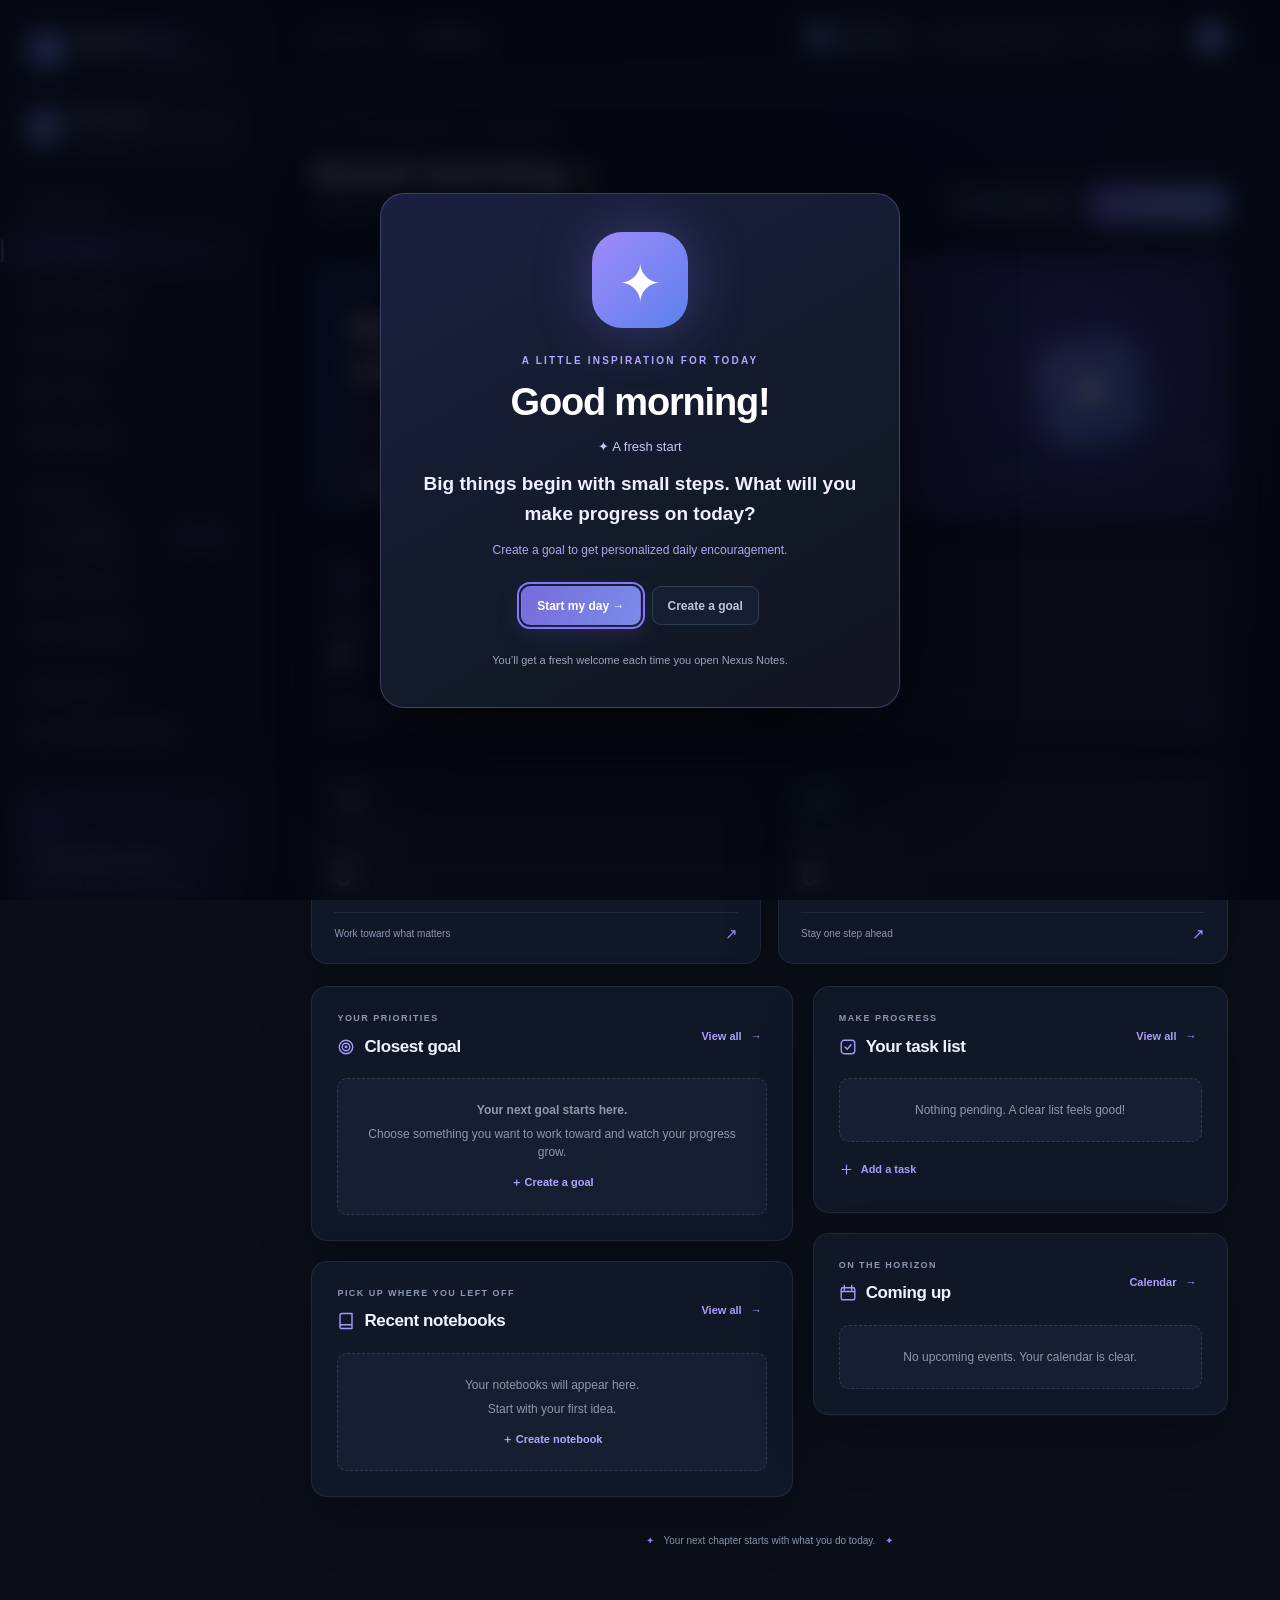
<file: index (1).html>
<!DOCTYPE html>
<html lang="en">
<head>
  <meta charset="UTF-8">
  <meta name="viewport" content="width=device-width, initial-scale=1.0">
  <meta name="theme-color" content="#0b0f18">
  <title>Nexus Notes — Your workspace</title>
  <style>
/* Nexus Notes — premium dashboard, no frameworks or external dependencies */
:root{color-scheme:dark;--bg:#090e18;--sidebar:#0c111c;--surface:#101827;--surface-2:#151f31;--surface-3:#1b2940;--line:rgba(178,193,227,.095);--line-strong:rgba(185,199,229,.17);--text:#eff3ff;--muted:#8b98b0;--soft:#bdc7d8;--purple:#9278fa;--blue:#6895ff;--accent:#8576ff;--shadow:0 24px 55px rgba(0,0,0,.2)}
:root[data-theme="light"]{color-scheme:light;--bg:#f3f5fc;--sidebar:#ffffff;--surface:#ffffff;--surface-2:#f6f7fd;--surface-3:#edf0fc;--line:rgba(48,60,95,.09);--line-strong:rgba(48,60,95,.17);--text:#1c2440;--muted:#707d95;--soft:#4c5b78;--purple:#7665e4;--blue:#5079d9;--accent:#7367e6;--shadow:0 20px 50px rgba(58,73,118,.08)}
*{box-sizing:border-box}html{scroll-behavior:smooth}body{margin:0;min-height:100vh;background:var(--bg);color:var(--text);font:15px/1.5 Inter,"Segoe UI",-apple-system,BlinkMacSystemFont,sans-serif;transition:background .35s ease,color .35s ease}button,input,select,textarea{font:inherit}button{cursor:pointer}button:focus-visible,input:focus-visible,textarea:focus-visible,select:focus-visible{outline:2px solid var(--accent);outline-offset:2px}svg{width:19px;height:19px;fill:none;stroke:currentColor;stroke-width:1.85;stroke-linejoin:round;stroke-linecap:round;flex-shrink:0}#ic-spark{stroke-width:1.5}.svg-sprite{position:absolute;height:0;width:0;overflow:hidden}.hidden{display:none!important}.muted{color:var(--muted)}.app-shell{min-height:100vh;display:flex}
.sidebar{position:fixed;z-index:30;top:0;bottom:0;left:0;width:259px;padding:29px 17px 20px;background:var(--sidebar);border-right:1px solid var(--line);display:flex;flex-direction:column;overflow-y:auto;transition:transform .28s ease,background .35s ease;scrollbar-width:thin}.brand{display:flex;align-items:center;gap:12px;padding:0 12px 29px}.brand-symbol{display:grid;place-items:center;background:linear-gradient(135deg,#8e84fb,#5c83ed);width:36px;height:36px;border-radius:12px;font-size:23px;color:white;box-shadow:0 6px 24px #7067f54a}.brand-title{font-size:20px;font-weight:800;letter-spacing:-.8px;line-height:1.05}.brand-title span{color:#9286ff}.brand-subtitle{font-size:9px;letter-spacing:2px;font-weight:750;color:var(--muted);padding-top:5px}.workspace-select{width:100%;display:flex;gap:10px;align-items:center;text-align:left;background:var(--surface);border:1px solid var(--line-strong);border-radius:13px;padding:11px 10px;color:var(--text);transition:background .2s,border-color .2s;}.workspace-select:hover{background:var(--surface-2);border-color:#887af077}.workspace-avatar{background:linear-gradient(135deg,#7369d8,#8b9af1);width:33px;height:33px;display:grid;place-items:center;border-radius:9px;font-size:15px;font-weight:800;color:white}.workspace-details{display:grid;line-height:1.25;flex:1}.workspace-details b{font-size:12px;font-weight:700}.workspace-details small{font-size:11px;color:var(--muted);margin-top:3px}.workspace-dots{color:var(--muted);font-size:18px}.sidebar-divider{height:1px;background:var(--line);margin:23px 8px}.nav-label{font-size:10px;font-weight:800;color:var(--muted);letter-spacing:1.65px;margin:0 11px 13px}.nav-group-space{margin-top:30px!important}.nav-link{height:42px;display:flex;align-items:center;gap:13px;width:100%;border:1px solid transparent;background:transparent;border-radius:10px;color:var(--muted);font-size:13px;font-weight:650;padding:0 12px;text-align:left;margin-bottom:5px;transition:color .2s,background .2s,transform .2s,border-color .2s;position:relative}.nav-link svg{width:18px;height:18px}.nav-link span:nth-child(2){flex:1}.nav-link:hover{background:var(--surface-2);color:var(--text);transform:translateX(3px)}.nav-link.active{background:linear-gradient(90deg,rgba(135,111,251,.19),rgba(89,123,220,.06));border-color:rgba(137,112,251,.13);color:#a99bff}.nav-link.active:before{content:"";position:absolute;left:-17px;top:9px;height:24px;width:3px;border-radius:0 5px 5px 0;background:#9184ff;box-shadow:0 0 15px #9184ff55}.soon-pill{font-size:9px;background:rgba(134,117,233,.13);border:1px solid rgba(134,117,233,.2);padding:2px 7px;border-radius:20px;color:#aaa2ff;letter-spacing:.2px}.sidebar-bottom{margin-top:auto;padding-top:30px}.sidebar-tip{background:linear-gradient(140deg,rgba(122,103,228,.14),rgba(75,112,190,.05));border:1px solid rgba(140,125,255,.16);border-radius:14px;padding:18px 15px}.tip-icon{width:28px;height:28px;display:grid;place-items:center;color:#bcaeff;background:#8373f42c;border-radius:10px;font-size:20px;margin-bottom:12px}.sidebar-tip b{font-size:12px}.sidebar-tip p{color:var(--muted);font-size:11px;line-height:1.7;margin:6px 0 0}.sidebar-footer{font-size:10px;color:var(--muted);margin:21px 7px 0;display:flex;gap:6px;align-items:center}.sidebar-footer>span:last-child{margin-left:auto}.online-dot{background:#64d9b0;height:6px;width:6px;border-radius:50%}
.workspace-main{margin-left:259px;min-width:0;width:calc(100% - 259px);background:radial-gradient(ellipse at 70% -30%,rgba(101,86,215,.09),transparent 49%),var(--bg);min-height:100vh}.topbar{height:76px;border-bottom:1px solid var(--line);display:flex;align-items:center;justify-content:space-between;gap:20px;padding:0 clamp(25px,4.1vw,66px);background:color-mix(in srgb,var(--bg),transparent 8%);position:sticky;top:0;z-index:12;backdrop-filter:blur(22px)}.topbar-left,.topbar-right,.breadcrumb{display:flex;align-items:center;gap:14px}.breadcrumb{gap:11px;font-size:13px;color:var(--muted)}.breadcrumb strong{color:var(--text);font-weight:650}.breadcrumb svg{height:13px;width:13px}.topbar-right{gap:23px}.search-launch{height:37px;border:1px solid var(--line-strong);background:var(--surface);display:flex;align-items:center;gap:11px;width:246px;border-radius:9px;padding:0 10px;color:var(--muted);text-align:left;transition:background .2s,border-color .2s}.search-launch:hover{border-color:#887af077;background:var(--surface-2)}.search-launch svg{height:15px;width:15px}.search-launch span{flex:1;font-size:12px}.search-launch kbd,.command-input kbd{font-size:10px;color:var(--muted);border:1px solid var(--line-strong);border-radius:5px;padding:2px 5px;white-space:nowrap}.topbar-separator{height:25px;width:1px;background:var(--line-strong)}.today-label{font-size:12px;color:var(--soft);white-space:nowrap}.profile-button{border:none;display:grid;place-items:center;width:34px;height:34px;border-radius:50%;background:linear-gradient(145deg,#7575ec,#849dfb);color:#fff;font-weight:800;box-shadow:0 0 0 3px rgba(132,133,240,.12)}.icon-button{border:1px solid var(--line-strong);border-radius:10px;width:35px;height:35px;background:var(--surface-2);color:var(--text);display:grid;place-items:center;font-size:23px}.icon-button:hover{background:var(--surface-3)}.mobile-only{display:none}.content{max-width:1600px;margin:0 auto;padding:clamp(30px,3.5vw,55px) clamp(24px,4.1vw,66px) 60px}.view{display:none}.view.active-view{display:block;animation:pageIn .48s cubic-bezier(.2,.7,.2,1) both}@keyframes pageIn{from{opacity:0;transform:translateY(12px);filter:blur(3px)}to{opacity:1;transform:translateY(0);filter:blur(0)}}.dashboard-heading,.page-heading{display:flex;align-items:flex-end;justify-content:space-between;gap:20px;margin-bottom:34px}.eyebrow{font-size:10px;letter-spacing:2.2px;font-weight:800;color:#9c90ff;text-transform:uppercase;display:flex;align-items:center;gap:10px;margin-bottom:14px}.eyebrow-line{width:17px;height:2px;background:#a294ff;display:inline-block}.dashboard-heading h1,.page-heading h1{font-size:clamp(31px,3.1vw,42px);letter-spacing:-1.8px;line-height:1.12;margin:0 0 10px;font-weight:780}.wave{display:inline-block;color:#f5c278;font-size:26px;transform-origin:70% 65%;animation:wave 5s ease-in-out infinite}@keyframes wave{0%,100%,10%,35%{transform:rotate(0)}19%{transform:rotate(19deg)}26%{transform:rotate(-15deg)}}.dashboard-heading p,.page-heading p{color:var(--muted);margin:0;font-size:13px}.heading-spark{color:#a598fa}.heading-actions,.inline-form,.editor-toolbar,.editor-footer,.voice-toolbar{display:flex;align-items:center;gap:9px;flex-wrap:wrap}.button{border-radius:9px;font-size:12px;font-weight:720;min-height:39px;padding:9px 15px;border:1px solid transparent;display:inline-flex;align-items:center;justify-content:center;gap:9px;transition:transform .22s,background .22s,box-shadow .22s,border-color .22s;color:var(--text)}.button svg{width:16px;height:16px}.button:hover{transform:translateY(-2px)}.button-primary{background:linear-gradient(115deg,#786bdb,#7a8ce9);color:white;box-shadow:0 7px 25px rgba(116,101,222,.22)}.button-primary:hover{box-shadow:0 10px 30px rgba(116,101,222,.36)}.button-secondary{background:var(--surface-2);border-color:var(--line-strong);color:var(--soft)}.button-secondary:hover{background:var(--surface-3);color:var(--text)}.button-soft{color:#aea4ff;background:rgba(136,117,245,.13);border-color:rgba(139,120,242,.19)}.button-quiet{background:transparent;border-color:var(--line);color:var(--muted)}.button-danger{background:rgba(229,91,110,.1);border-color:rgba(229,91,110,.2);color:#ff96a6}.button-danger:hover{background:rgba(229,91,110,.19)}.panel{background:var(--surface);border:1px solid var(--line);border-radius:16px;box-shadow:0 1px 0 rgba(255,255,255,.013),var(--shadow);transition:background .3s,border-color .3s,transform .27s,box-shadow .27s}.panel:hover{border-color:rgba(161,175,220,.22)}.entrance{animation:cardRise .65s cubic-bezier(.19,.7,.24,1) both;animation-delay:var(--delay,0s)}@keyframes cardRise{from{opacity:0;transform:translateY(20px)}to{opacity:1;transform:translateY(0)}}
.hero-banner{height:260px;overflow:hidden;position:relative;background:radial-gradient(circle at 82% 28%,rgba(121,101,250,.27),transparent 45%),linear-gradient(113deg,#182047,#191b3e 49%,#171a35);border:1px solid rgba(139,124,244,.29);display:flex;align-items:center;padding:32px clamp(26px,3vw,46px);box-shadow:0 25px 60px rgba(13,11,49,.27)}.hero-glow{position:absolute;width:410px;height:410px;right:-90px;top:-80px;border-radius:50%;background:radial-gradient(circle,#777cfb24,transparent 67%);pointer-events:none}.hero-copy{position:relative;z-index:2;max-width:570px}.hero-kicker{font-size:10px;font-weight:800;letter-spacing:2px;color:#b8b4fd;display:flex;align-items:center;gap:9px}.pulse-dot{width:6px;height:6px;background:#a5a0ff;display:inline-block;border-radius:50%;box-shadow:0 0 0 5px #948afa22;animation:softPulse 2.5s ease-in-out infinite}@keyframes softPulse{50%{box-shadow:0 0 0 9px #948afa06}}.hero-copy h2{font-size:clamp(26px,2.9vw,40px);line-height:1.14;font-weight:750;letter-spacing:-1.5px;margin:18px 0 12px;color:#fff}.hero-copy h2 em{font-style:normal;background:linear-gradient(100deg,#d6cbff,#98b5ff);color:transparent;background-clip:text}.hero-copy p{color:#aab5dc;line-height:1.65;font-size:12px;max-width:400px;margin:0 0 18px}.hero-cta{background:rgba(255,255,255,.11);border:1px solid rgba(255,255,255,.19);border-radius:8px;color:#f5f4ff;font-weight:700;font-size:12px;display:inline-flex;align-items:center;gap:13px;padding:10px 15px;transition:background .2s,transform .2s}.hero-cta:hover{background:rgba(255,255,255,.2);transform:translateX(4px)}.hero-cta svg{width:14px;height:14px}.hero-art{position:absolute;right:clamp(8px,6vw,100px);width:300px;height:300px;top:-17px;display:grid;place-items:center}.orbit{position:absolute;border-radius:50%;border:1px solid rgba(183,173,255,.18);animation:orbitSpin 26s linear infinite}.orbit-one{width:185px;height:185px}.orbit-two{width:246px;height:246px;border-style:dashed;animation-duration:54s;animation-direction:reverse}.orbit-three{width:310px;height:310px;border-color:rgba(183,173,255,.07);animation-duration:76s}.orbit-one:before,.orbit-two:before{content:"";position:absolute;background:#b1a1ff;border-radius:50%;width:7px;height:7px;top:26px;left:21px;box-shadow:0 0 15px #9f91ff}.orbit-two:before{background:#76a9ff;top:75px;left:0}@keyframes orbitSpin{to{transform:rotate(360deg)}}.hero-gem{width:116px;height:116px;display:grid;place-items:center;border-radius:33px;background:linear-gradient(140deg,#8f81f8 0%,#5474ce 85%);box-shadow:inset 0 1px 2px #ffffff66,0 0 50px #847bf972,0 0 0 12px #9f8bff0c;transform:rotate(-12deg);animation:gemFloat 6s ease-in-out infinite}.hero-gem span{font-size:68px;color:white;text-shadow:0 7px 15px #7e6fe8}@keyframes gemFloat{50%{transform:translateY(-10px) rotate(1deg)}}.float-chip{position:absolute;background:rgba(37,41,87,.86);border:1px solid #9b92f04b;border-radius:10px;padding:8px 11px;font-size:11px;color:#d9d8ff;font-weight:700;box-shadow:0 10px 25px #0e103d55;backdrop-filter:blur(10px);animation:chipFloat 5s ease-in-out infinite}.chip-a{top:45px;left:0}.chip-b{bottom:58px;right:-20px;animation-delay:1s}.chip-c{bottom:37px;left:5px;animation-delay:2s}@keyframes chipFloat{50%{transform:translateY(-8px)}}
.stats-grid{display:grid;grid-template-columns:repeat(4,minmax(0,1fr));gap:17px;margin:22px 0}.stat{padding:22px;display:block;text-align:left;color:var(--text);min-width:0}.stat:hover{transform:translateY(-5px);box-shadow:0 18px 32px #05081222}.stat-icon{width:35px;height:35px;border-radius:11px;display:grid;place-items:center;margin-bottom:16px}.stat-icon svg{width:18px;height:18px}.lavender{background:#8e76fb21;color:#a79aff}.sky{background:#648cef1c;color:#88b7ff}.peach{background:#eead7920;color:#edb689}.mint{background:#52bfaf1b;color:#68d2c0}.stat-kicker{color:var(--muted);font-size:12px;font-weight:600}.stat-line{display:flex;align-items:baseline;gap:11px;margin-top:5px}.stat-line strong{font-size:32px;font-weight:800;line-height:1.12;letter-spacing:-1.5px}.stat-line span{color:var(--muted);font-size:11px}.stat-foot{margin-top:19px;padding-top:13px;border-top:1px solid var(--line);font-size:10px;color:var(--muted);display:flex;justify-content:space-between}.stat-foot span{color:#9b8bfd;font-size:15px;line-height:1}.dashboard-columns{display:grid;grid-template-columns:minmax(0,1.16fr) minmax(0,1fr);gap:20px}.dashboard-stack{display:flex;flex-direction:column;gap:20px;min-width:0}.dash-panel{padding:25px;min-width:0}.panel-header{display:flex;align-items:center;justify-content:space-between;gap:15px;margin-bottom:19px}.panel-header h3{margin:0;display:flex;align-items:center;gap:9px;font-size:17px;font-weight:750;letter-spacing:-.4px}.panel-header h3 svg{color:#a69aff;width:18px;height:18px}.section-overline{font-size:9px;letter-spacing:1.45px;color:var(--muted);font-weight:800;margin-bottom:8px}.text-link{background:transparent;color:#ab9ffa;border:none;font-size:11px;font-weight:730;white-space:nowrap;padding:5px}.text-link span{margin-left:6px}.text-link:hover{color:#c9c1ff}.goal-feature{min-height:130px}.goal-focus-title{font-size:19px;font-weight:780;letter-spacing:-.4px;margin:4px 0}.goal-tags{display:flex;align-items:center;gap:9px;margin:12px 0 21px}.tag{font-size:10px;padding:4px 9px;border-radius:20px;border:1px solid rgba(155,142,239,.2);background:rgba(134,115,243,.1);color:#b4a7ff}.tag-date{color:var(--muted);font-size:11px}.progress{height:8px;background:var(--surface-3);border-radius:30px;overflow:hidden}.progress>div{height:100%;width:0;border-radius:inherit;background:linear-gradient(90deg,#7c7cf7,#72a3fb);transition:width 1s cubic-bezier(.2,.8,.3,1)}.progress-row{margin-top:9px;display:flex;justify-content:space-between;font-size:11px;color:var(--muted)}.motivation-box{margin-top:18px;background:linear-gradient(90deg,rgba(125,107,241,.09),transparent);border-left:2px solid #9688f7;border-radius:0 8px 8px 0;color:var(--soft);font-size:11px;line-height:1.6;padding:11px 13px}.recent-notebooks{display:grid;gap:9px}.notebook-row{display:flex;align-items:center;gap:12px;padding:11px 12px;border:1px solid var(--line);background:var(--surface-2);border-radius:10px;width:100%;color:var(--text);text-align:left;transition:background .2s,transform .2s}.notebook-row:hover{background:var(--surface-3);transform:translateX(4px)}.book-thumb{height:40px;width:36px;border-radius:8px 5px 5px 8px;background:linear-gradient(135deg,#755cca,#484aaf);box-shadow:inset 4px 0 #ffffff22;display:grid;place-items:center;color:white;font-size:16px}.book-thumb:nth-child(1){font-size:15px}.notebook-row:nth-child(2) .book-thumb{background:linear-gradient(135deg,#4781bc,#3c5e9e)}.notebook-row:nth-child(3) .book-thumb{background:linear-gradient(135deg,#bd8161,#94617d)}.book-info{flex:1;min-width:0}.book-info b{display:block;font-size:12px;white-space:nowrap;overflow:hidden;text-overflow:ellipsis}.book-info small{font-size:10px;color:var(--muted);margin-top:4px;display:block}.notebook-row>svg{width:15px;height:15px;color:var(--muted)}.dash-tasks{display:grid;gap:0}.dash-task{display:flex;align-items:center;gap:10px;padding:11px 0;border-bottom:1px solid var(--line);font-size:12px}.dash-task:last-child{border-bottom:none}.dash-task input{width:16px;height:16px;accent-color:#9685fa;flex-shrink:0;cursor:pointer}.dash-task span{flex:1;min-width:0;overflow-wrap:anywhere}.dash-task.done span{text-decoration:line-through;color:var(--muted)}.panel-add{border:none;background:transparent;color:#a69afa;font-size:11px;font-weight:700;display:flex;align-items:center;gap:7px;margin-top:10px;padding:9px 0}.panel-add svg{width:15px;height:15px}.upcoming-row{display:flex;gap:12px;padding:10px 0;border-bottom:1px solid var(--line);align-items:center}.upcoming-row:last-child{border:0}.date-tile{height:42px;width:42px;background:#9082f219;border:1px solid #9284fb20;border-radius:10px;color:#a99bff;display:grid;place-items:center;line-height:1.1;flex-shrink:0}.date-tile strong{font-size:16px}.date-tile small{font-size:9px;text-transform:uppercase}.upcoming-title{font-size:12px;font-weight:700}.upcoming-sub{font-size:10px;color:var(--muted)}.empty-state{font-size:12px;color:var(--muted);background:var(--surface-2);border:1px dashed var(--line-strong);border-radius:10px;padding:22px;text-align:center}.empty-state p{margin:6px 0 12px}.empty-state button{font-size:11px;border:0;color:#b3a7ff;background:transparent;font-weight:750}.dashboard-footer{text-align:center;color:var(--muted);font-size:10px;margin:36px auto 0}.dashboard-footer span{color:#9685ff;margin:0 7px}
.page-heading{margin-bottom:29px}.form-panel{padding:24px;margin-bottom:20px}.form-panel h3{margin:0 0 19px;font-size:17px;font-weight:750}.form-panel h4{margin:24px 0 10px}.inline-form input{flex:1;min-width:180px}.inline-form>input[type=date]{max-width:190px}.inline-form>.button{flex-shrink:0}input,textarea,select{background:var(--surface-2);color:var(--text);border:1px solid var(--line-strong);border-radius:9px;padding:12px 13px;min-height:42px;outline:none;transition:border-color .2s,background .2s}input:hover,textarea:hover,select:hover{border-color:rgba(140,138,223,.36)}input:focus,textarea:focus,select:focus{border-color:rgba(150,130,255,.65);background:var(--surface)}input::placeholder,textarea::placeholder{color:var(--muted)}textarea{width:100%;resize:vertical;min-height:260px;line-height:1.75;margin:15px 0}.form-grid{display:grid;grid-template-columns:repeat(2,minmax(0,1fr));gap:14px;margin-bottom:14px}.form-grid label,.field-label{display:block;font-size:12px;font-weight:650;color:var(--soft)}.form-grid label input,.form-grid label select{display:block;width:100%;margin-top:7px}.notebook-grid{display:grid;grid-template-columns:repeat(auto-fill,minmax(205px,1fr));gap:13px}.notebook-tile{padding:18px;background:var(--surface-2);border:1px solid var(--line);border-radius:12px;min-width:0;transition:transform .2s,background .2s,border-color .2s}.notebook-tile:hover{border-color:#8f80ef66;transform:translateY(-3px);background:var(--surface-3)}.tile-cover{display:grid;place-items:center;width:43px;height:49px;background:linear-gradient(135deg,#7d70d7,#5261b4);border-radius:8px 5px 5px 8px;color:white;font-size:22px;margin-bottom:17px;box-shadow:inset 4px 0 #ffffff24}.notebook-tile h4{font-size:13px;margin:0 0 5px;overflow-wrap:anywhere}.notebook-tile small{font-size:10px;color:var(--muted)}.tile-actions{display:flex;gap:7px;margin-top:14px}.tile-actions .button{flex:1;min-height:32px;padding:7px 9px;font-size:11px}.pill{font-size:11px;background:var(--surface-2);color:var(--soft);padding:6px 11px;border:1px solid var(--line);border-radius:25px}.editor-toolbar{margin-bottom:12px}.editor-footer{justify-content:space-between;color:var(--muted);font-size:11px}.voice-toolbar{font-size:11px;color:var(--muted);gap:10px;margin-top:12px}.voice-toolbar select{min-height:34px;padding:5px 9px;font-size:11px;max-width:220px}.voice-toolbar #voiceSpeed{max-width:100px}.item{background:var(--surface-2);border:1px solid var(--line);border-radius:10px;padding:12px 14px;margin:9px 0;display:flex;align-items:center;gap:12px}.item-main{flex:1;min-width:0;overflow-wrap:anywhere}.item-main small{display:block;color:var(--muted);font-size:11px;margin-top:5px}.item-actions{display:flex;gap:8px;flex-wrap:wrap}.item .button{padding:7px 10px;min-height:31px;font-size:11px}.task-done{text-decoration:line-through;color:var(--muted)}.task-checkbox{width:17px;height:17px;accent-color:#8275ec;cursor:pointer}.goal-list .item{display:block;padding:18px}.goal-item-header{display:flex;align-items:center;justify-content:space-between;gap:10px}.goal-list .progress{margin-top:14px}.goal-metadata{display:flex;gap:12px;flex-wrap:wrap;margin-top:9px;color:var(--muted);font-size:11px}.calendar-header{display:flex;align-items:center;justify-content:space-between;margin-bottom:20px;gap:15px}.calendar-header h3{font-size:22px;margin:0;letter-spacing:-.6px}.calendar-actions{display:flex;align-items:center;gap:7px}.calendar-scroll{overflow-x:auto}.calendar-grid{display:grid;grid-template-columns:repeat(7,minmax(0,1fr));gap:5px;min-width:650px}.weekday-row{margin-bottom:5px}.day-name{text-align:center;color:var(--muted);font-size:11px;font-weight:700;padding:11px}.day{min-height:106px;border:1px solid var(--line);background:var(--surface-2);padding:9px;border-radius:8px;transition:background .2s,border-color .2s}.day:hover{background:var(--surface-3);border-color:rgba(145,134,243,.4)}.day.empty{background:transparent;border-color:transparent}.day-number{display:inline-grid;place-items:center;width:27px;height:27px;border-radius:50%;font-size:11px;font-weight:750}.day.today .day-number{color:white;background:#7b72ec}.day .event{background:rgba(132,114,238,.23);border-left:2px solid #8d7bf4;border-radius:4px;padding:4px 6px;font-size:10px;line-height:1.3;margin-top:5px;overflow-wrap:anywhere}.ai-preview{text-align:center;padding:54px 25px}.ai-preview h2{font-size:24px;letter-spacing:-.7px}.ai-preview p{max-width:550px;color:var(--muted);margin:12px auto 26px}.ai-icon-large{font-size:42px;color:#a69aff}.tools-grid{display:grid;grid-template-columns:repeat(3,minmax(0,1fr));gap:15px;margin-bottom:20px}.tool-tile{padding:24px;font-size:27px;color:#9c8df8}.tool-tile h3{font-size:16px;color:var(--text);margin:12px 0 4px}.tool-tile p{font-size:12px;color:var(--muted);margin:0}.file-label{cursor:pointer}
.overlay{position:fixed;inset:0;background:rgba(3,7,18,.69);backdrop-filter:blur(9px);z-index:100;display:flex;align-items:flex-start;justify-content:center;padding:16vh 18px 20px;animation:overlayIn .2s ease}@keyframes overlayIn{from{opacity:0}to{opacity:1}}.command-panel{background:var(--surface);border:1px solid var(--line-strong);border-radius:15px;width:100%;max-width:590px;box-shadow:0 25px 100px #0007;overflow:hidden;animation:commandIn .24s cubic-bezier(.2,.8,.2,1)}@keyframes commandIn{from{opacity:0;transform:translateY(-9px) scale(.98)}to{opacity:1;transform:translateY(0) scale(1)}}.command-input{display:flex;align-items:center;gap:12px;padding:13px 18px;border-bottom:1px solid var(--line)}.command-input>svg{color:var(--muted)}.command-input input{padding:7px 0;min-height:36px;border:0;background:transparent;flex:1}.command-input input:focus{border:0;background:transparent}.command-results{max-height:350px;overflow:auto;padding:12px}.command-result{display:flex;align-items:center;gap:12px;text-align:left;width:100%;border:1px solid transparent;border-radius:10px;padding:12px;color:var(--text);background:transparent;font-size:12px}.command-result:hover,.command-result:focus-visible{background:var(--surface-2);border-color:var(--line)}.result-type{color:var(--muted);font-size:10px;margin-left:auto}.command-bottom{border-top:1px solid var(--line);padding:12px 18px;color:var(--muted);display:flex;justify-content:space-between;gap:12px;font-size:10px}.toast{position:fixed;bottom:24px;right:25px;background:#272e4a;color:white;border:1px solid #aaa1fb66;border-radius:10px;box-shadow:0 15px 50px #05071988;padding:12px 18px;z-index:150;font-size:12px;animation:pageIn .25s ease}
@media(max-width:1300px){.hero-art{right:8px;transform:scale(.85);transform-origin:right center}.hero-copy{max-width:56%}.stats-grid{grid-template-columns:repeat(2,minmax(0,1fr))}.topbar-right{gap:12px}.today-label{display:none}}
@media(max-width:1000px){.sidebar{width:220px}.workspace-main{margin-left:220px;width:calc(100% - 220px)}.content{padding:32px 25px}.topbar{padding:0 25px}.hero-art{opacity:.5;right:-50px}.hero-copy{max-width:72%}.dashboard-columns{grid-template-columns:minmax(0,1fr)}.nav-link.active:before{left:-17px}.dashboard-heading{align-items:flex-start;flex-direction:column}}
@media(max-width:690px){.sidebar{transform:translateX(-110%);width:259px;box-shadow:15px 0 70px #0007}.sidebar.mobile-open{transform:translateX(0)}.workspace-main{margin:0;width:100%}.mobile-only{display:grid}.topbar{height:64px;padding:0 18px}.search-launch{width:37px;justify-content:center;padding:0}.search-launch span,.search-launch kbd{display:none}.topbar-separator,.today-label{display:none}.topbar-right{gap:12px}.content{padding:26px 17px 45px}.dashboard-heading h1,.page-heading h1{font-size:31px}.dashboard-heading{margin-bottom:24px}.heading-actions{width:100%}.heading-actions .button{flex:1}.hero-banner{height:auto;min-height:250px;padding:25px}.hero-copy{max-width:100%}.hero-art{right:-105px;opacity:.16}.hero-copy h2{font-size:31px}.stats-grid{gap:10px}.stat{padding:16px}.stat-line strong{font-size:25px}.stat-line span{font-size:10px}.stat-foot{font-size:9px}.dashboard-columns{gap:13px}.dashboard-stack{gap:13px}.dash-panel{padding:19px}.tools-grid{grid-template-columns:repeat(2,minmax(0,1fr))}.form-grid{grid-template-columns:1fr}.form-panel{padding:18px}.inline-form{align-items:stretch}.inline-form input,.inline-form>.button{min-width:100%;max-width:none}.calendar-actions .button{padding:8px 10px}.item{flex-wrap:wrap}.item-actions{width:100%}.command-bottom{display:none}}
@media(max-width:390px){.brand-title{font-size:18px}.stat-line{gap:6px}.stat-foot{min-height:40px}.hero-copy h2{font-size:29px}.heading-actions{flex-direction:column}.heading-actions .button{width:100%}}
@media(prefers-reduced-motion:reduce){*,*:before,*:after{animation-duration:.01ms!important;animation-iteration-count:1!important;transition-duration:.01ms!important;scroll-behavior:auto!important}}

/* v3.1 welcome dialog and ChatGPT helper */
.welcome-overlay{position:fixed;inset:0;z-index:100;display:grid;place-items:center;padding:20px;
  background:rgba(3,7,17,.79);backdrop-filter:blur(12px);animation:fadeWelcome .28s ease both}
.welcome-card{background:linear-gradient(150deg,#1a2140 0%,#121927 65%,#111521 100%);
  border:1px solid rgba(172,157,255,.28);border-radius:24px;padding:38px;box-shadow:0 35px 100px #0009;
  width:min(100%,520px);text-align:center;position:relative;overflow:hidden;animation:riseWelcome .45s cubic-bezier(.2,.8,.2,1) both}
.welcome-graphic{height:96px;width:96px;border-radius:30px;display:grid;place-items:center;margin:0 auto 25px;
  color:white;background:linear-gradient(135deg,#a08afb,#5a81ec);font-size:53px;box-shadow:0 0 60px #877cff50;
  animation:floatWelcome 4s ease-in-out infinite}
.welcome-eyebrow{font-size:10px;font-weight:800;letter-spacing:2.2px;color:#b3a6ff}
.welcome-card h2{font-size:clamp(28px,5vw,38px);line-height:1.13;margin:13px 0 9px;color:#fff;letter-spacing:-1.2px}
.welcome-goal{font-size:13px;color:#bfcaf1;margin:13px 0 12px}
.welcome-quote{font-size:19px;color:#f0efff;font-weight:600;line-height:1.55;margin:13px 0}
.welcome-progress{color:#ada6ee;font-size:12px;margin:0 0 27px}
.welcome-actions{display:flex;gap:11px;align-items:center;justify-content:center;flex-wrap:wrap}
.welcome-footnote{font-size:11px;color:#9ca4be;margin-top:27px;margin-bottom:0}
.ai-explainer{margin-top:26px;border-top:1px solid var(--line);padding-top:20px;color:var(--soft);font-size:13px}
.ai-explainer strong{color:var(--text)}
.ai-explainer p{margin:8px 0 0}
#chatQuestion{min-height:115px;resize:vertical;margin:10px 0 16px}
#aiOutput{margin-top:18px}
a.button{text-decoration:none}
@keyframes fadeWelcome{from{opacity:0}to{opacity:1}}
@keyframes riseWelcome{from{opacity:0;transform:translateY(20px) scale(.97)}to{opacity:1;transform:translateY(0) scale(1)}}
@keyframes floatWelcome{50%{transform:translateY(-7px)}}
@media(max-width:550px){.welcome-card{padding:27px 20px}.welcome-actions .button{width:100%}}
@media(prefers-reduced-motion:reduce){.welcome-overlay,.welcome-card,.welcome-graphic{animation:none}}


/* Nexus Notes — interactive ChatGPT Tutor */
.tutor-shell{display:grid;grid-template-columns:minmax(200px,245px) minmax(0,1fr);min-height:640px;
  border:1px solid var(--line);border-radius:20px;overflow:hidden;background:var(--surface);box-shadow:0 18px 65px #0002}
.tutor-sidebar{padding:17px;background:color-mix(in srgb,var(--surface),var(--bg) 35%);border-right:1px solid var(--line);display:flex;flex-direction:column;gap:12px;min-width:0}
.tutor-new{width:100%;justify-content:center;text-align:center}
.tutor-side-heading{font-size:10px;letter-spacing:1.7px;color:var(--muted);font-weight:800;padding:8px 3px 0}
.tutor-chat-list{display:flex;flex-direction:column;gap:4px;overflow-y:auto;max-height:300px;min-height:65px}
.tutor-chat-item{display:flex;align-items:center;gap:4px;border-radius:9px;padding:3px;background:transparent}
.tutor-chat-item.active{background:rgba(128,116,255,.16)}
.tutor-chat-item button{border:0;background:transparent;color:var(--text);cursor:pointer}
.tutor-chat-item .tutor-open{flex:1;text-align:left;padding:9px 7px;font-size:12px;white-space:nowrap;overflow:hidden;text-overflow:ellipsis}
.tutor-chat-item .tutor-delete{color:var(--muted);padding:9px;border-radius:6px}
.tutor-chat-item .tutor-delete:hover{color:#ff9292;background:#f4454524}
.tutor-connection{margin-top:auto;border-top:1px solid var(--line);padding-top:9px}
.tutor-connection .field-label{font-size:11px;margin-top:9px;display:block;color:var(--soft)}
.tutor-connection input{font-size:12px;width:100%;padding:10px 9px;margin:5px 0;border-radius:8px}
.tutor-connect{margin-top:7px;width:100%;justify-content:center}
.tutor-connection-status{font-size:11px;line-height:1.5;color:var(--soft);margin:10px 1px 0}
.tutor-external{color:var(--accent);display:block;font-size:11px;margin-top:11px;text-decoration:none}
.tutor-main{display:flex;flex-direction:column;min-width:0;min-height:0}
.tutor-toolbar{display:flex;justify-content:space-between;align-items:center;gap:10px;padding:16px 21px;border-bottom:1px solid var(--line)}
.tutor-brand{display:flex;gap:11px;align-items:center}
.tutor-brand-icon{width:40px;height:40px;display:grid;place-items:center;border-radius:13px;background:linear-gradient(135deg,#8c72ff,#4d88fa);color:white;font-size:21px}
.tutor-brand strong{font-size:14px;display:block}.tutor-brand small{display:block;color:var(--muted);font-size:11px;margin-top:4px}
.tutor-voice{font-size:12px;white-space:nowrap}
.tutor-controls{display:grid;grid-template-columns:repeat(3,minmax(0,1fr));gap:9px;padding:13px 18px;border-bottom:1px solid var(--line)}
.tutor-controls label{font-size:10px;color:var(--muted);min-width:0;font-weight:700}
.tutor-controls select{display:block;width:100%;margin:4px 0 0;font-size:12px;padding:9px 7px;border-radius:9px;color:var(--text)}
.tutor-messages{flex:1;min-height:250px;max-height:500px;overflow-y:auto;padding:24px 20px;display:flex;flex-direction:column;gap:16px;scroll-behavior:smooth}
.tutor-message{display:flex;gap:10px;align-items:flex-start;max-width:88%}
.tutor-message.user{align-self:flex-end;flex-direction:row-reverse}
.tutor-message.assistant{align-self:flex-start}
.tutor-avatar{height:31px;width:31px;border-radius:10px;background:linear-gradient(125deg,#7f66db,#3e82e8);display:grid;place-items:center;flex-shrink:0;font-size:15px;color:white}
.tutor-message.user .tutor-avatar{background:#33435c}
.tutor-bubble{white-space:pre-wrap;overflow-wrap:anywhere;line-height:1.58;padding:13px 16px;font-size:13px;border:1px solid var(--line);border-radius:15px;background:var(--surface-raised,var(--card,var(--surface)))}
.tutor-message.user .tutor-bubble{background:rgba(119,103,245,.19);border-color:rgba(130,117,255,.3)}
.tutor-message.error .tutor-bubble{border-color:#f48b8b88;color:#ee9999}
.tutor-suggestions{display:flex;flex-wrap:wrap;gap:7px;padding:0 18px 12px}
.tutor-suggestions button{border:1px solid var(--line);background:transparent;color:var(--soft);padding:8px 12px;border-radius:20px;cursor:pointer;font-size:11px}
.tutor-suggestions button:hover{background:rgba(132,116,249,.14);color:var(--text)}
.tutor-composer{margin:0 18px 5px;border:1px solid var(--line);border-radius:15px;padding:9px 12px;background:var(--bg)}
.tutor-composer textarea{width:100%;min-height:64px;max-height:180px;resize:vertical;margin:0;display:block;background:transparent;border:0;outline:0;color:var(--text);font:inherit;font-size:13px;line-height:1.6}
.tutor-composer-actions{display:flex;justify-content:flex-end;align-items:center;gap:8px}.tutor-help{margin-right:auto;color:var(--muted);font-size:10px}
.tutor-privacy{margin:9px 19px 14px;color:var(--muted);font-size:10px;line-height:1.55}
@media(max-width:900px){.tutor-shell{grid-template-columns:1fr}.tutor-sidebar{border-right:0;border-bottom:1px solid var(--line)}.tutor-connection{margin-top:0}.tutor-chat-list{max-height:105px}}
@media(max-width:540px){.tutor-controls{grid-template-columns:1fr}.tutor-toolbar{padding:12px}.tutor-messages{padding:15px 10px;max-height:350px}.tutor-message{max-width:96%}.tutor-help{display:none}}
@media(prefers-reduced-motion:reduce){.tutor-messages{scroll-behavior:auto}}


/* Nexus Notes v4 — subject tools, Quick Note, focus timer */
.quick-launch,.mini-timer{display:inline-flex;align-items:center;justify-content:center;gap:7px;background:var(--surface-2);border:1px solid var(--line-strong);border-radius:10px;color:var(--soft);padding:9px 12px;cursor:pointer;font:inherit;font-size:12px;font-weight:700;white-space:nowrap;transition:.2s ease}
.quick-launch:hover,.mini-timer:hover{color:var(--text);border-color:var(--purple);transform:translateY(-1px)}
.quick-launch-icon{font-weight:900;background:linear-gradient(135deg,var(--purple),var(--blue));color:#fff;border-radius:5px;padding:3px 6px;font-size:10px}.mini-timer{color:var(--purple)}
.tools-intro{display:flex;align-items:center;justify-content:space-between;gap:25px;padding:25px 28px;margin-bottom:23px;background:linear-gradient(130deg,var(--surface),var(--surface-2));}
.tools-intro h2{font-size:24px;letter-spacing:-.5px;color:var(--text);margin:14px 0 7px}.tools-intro p{color:var(--muted);font-size:13px;line-height:1.6;max-width:550px;margin:0}.tool-pill{font-size:10px;color:var(--purple);font-weight:800;letter-spacing:1.2px}.tool-filter-label{font-size:11px;color:var(--muted);min-width:240px;max-width:280px;width:100%;font-weight:700}.tool-filter-label input{display:block;width:100%;margin-top:8px}
.subject-grid{display:grid;grid-template-columns:repeat(4,minmax(0,1fr));gap:12px;margin-bottom:24px}.subject-card{border:1px solid var(--line);border-radius:15px;background:var(--surface);padding:20px;cursor:pointer;display:flex;flex-direction:column;align-items:flex-start;text-align:left;color:var(--text);gap:9px;min-height:155px;transition:transform .2s,border-color .2s,background .2s}.subject-card:hover{transform:translateY(-4px);border-color:var(--purple);background:var(--surface-2)}.subject-card.active{border-color:var(--purple);background:linear-gradient(120deg,var(--surface-2),var(--surface))}.subject-icon{font-size:26px;background:var(--surface-3);height:45px;width:45px;display:grid;place-items:center;border-radius:12px}.subject-card strong{font-size:14px}.subject-card small{font-size:11px;color:var(--muted);line-height:1.4}
.subject-workspace{padding:30px;min-height:310px}.subject-empty{text-align:center;margin:35px auto;color:var(--muted);max-width:360px}.subject-empty-icon{display:inline-grid;place-items:center;width:72px;height:72px;border-radius:22px;background:var(--surface-3);color:var(--purple);font-size:38px}.subject-empty h2{color:var(--text);font-size:21px}.subject-head{display:flex;align-items:center;gap:12px;border-bottom:1px solid var(--line);padding-bottom:18px;margin-bottom:22px}.subject-head h2{margin:0;font-size:24px}.subject-head p{margin:5px 0 0;color:var(--muted);font-size:12px}.subject-tool-grid{display:grid;grid-template-columns:repeat(2,minmax(0,1fr));gap:16px;align-items:start}.mini-tool{border:1px solid var(--line);background:var(--surface-2);border-radius:14px;padding:20px;min-width:0}.mini-tool.wide{grid-column:1/-1}.mini-tool h3{margin:0 0 7px;font-size:16px}.mini-tool p{margin:0 0 15px;font-size:12px;line-height:1.6;color:var(--muted)}.mini-tool label{display:block;font-size:11px;color:var(--soft);font-weight:700;margin:10px 0 6px}.mini-tool input,.mini-tool select,.mini-tool textarea{width:100%;min-width:0;box-sizing:border-box}.mini-tool textarea{min-height:100px}.mini-tool .button{margin-top:13px}.mini-input-row{display:flex;gap:10px;align-items:end}.mini-input-row>*{flex:1;min-width:0}.tool-result{min-height:42px;border:1px solid var(--line);background:var(--surface);border-radius:11px;margin-top:15px;padding:14px;font-size:13px;line-height:1.6;word-wrap:break-word;white-space:pre-wrap;color:var(--text)}.tool-result:empty{display:none}.tool-result small{color:var(--muted)}.tool-result strong{color:var(--purple)}.tool-list{display:grid;gap:7px;margin-top:12px}.tool-list-row{display:flex;gap:10px;align-items:center;justify-content:space-between;background:var(--surface);padding:11px 12px;border-radius:9px;line-height:1.5;font-size:13px}.tool-list-row button{border:0;background:none;color:var(--muted);cursor:pointer;padding:5px}.tool-list-row button:hover{color:#f7798a}.palette-row{display:grid;grid-template-columns:repeat(5,1fr);gap:9px;margin-top:12px}.palette-swatch{height:98px;border-radius:11px;display:flex;align-items:end;justify-content:center;padding:9px;color:#fff;font-weight:700;font-size:10px;cursor:pointer;text-shadow:0 1px 5px #0008}.tool-quiz-answer{display:block;width:100%;background:var(--surface);border:1px solid var(--line-strong);border-radius:9px;color:var(--text);text-align:left;padding:12px;margin:7px 0;cursor:pointer}.tool-quiz-answer:hover:not(:disabled){border-color:var(--purple)}.tool-quiz-answer:disabled{opacity:.75}.quiz-correct{color:#49d9ab}.quiz-wrong{color:#fb8796}.flashcard-display{min-height:145px;border:1px solid var(--line-strong);border-radius:13px;background:var(--surface);display:grid;place-items:center;padding:20px;font-size:20px;font-weight:800;cursor:pointer;text-align:center}.flashcard-hint{font-size:11px;color:var(--muted);text-align:center;margin-top:8px}.code-preview-frame{width:100%;height:220px;background:white;border:1px solid var(--line-strong);border-radius:10px;margin-top:14px}.timeline-year{color:var(--purple);font-weight:800}.tool-subtle{font-size:12px;color:var(--muted)}
.quick-note-overlay{position:fixed;inset:0;z-index:120;background:rgba(3,7,17,.66);backdrop-filter:blur(6px);display:flex;justify-content:flex-end;animation:fadeWelcome .2s ease}.quick-note-overlay.hidden{display:none}.quick-note-drawer{height:100%;width:min(100%,540px);background:var(--surface);border-left:1px solid var(--line-strong);display:flex;flex-direction:column;padding:25px;box-shadow:-30px 0 100px #0005;overflow:auto;animation:quickSlide .28s ease both}.quick-note-header{display:flex;justify-content:space-between;align-items:start;gap:8px}.quick-note-header h2{font-size:26px;margin:12px 0 6px}.quick-note-header kbd{font-size:11px;color:var(--muted);background:var(--surface-3);padding:5px;border-radius:6px}.quick-close{border:0;background:var(--surface-2);border-radius:9px;padding:10px 14px;color:var(--text);cursor:pointer}.quick-note-toolbar{display:flex;justify-content:space-between;align-items:center;gap:12px;margin:18px 0}.quick-note-toolbar span{font-size:11px;color:var(--muted)}.quick-note-list{display:flex;gap:7px;overflow-x:auto;padding-bottom:12px}.quick-note-pill{flex:0 0 auto;max-width:210px;border:1px solid var(--line);padding:8px 12px;border-radius:10px;background:var(--surface-2);color:var(--soft);cursor:pointer;font-size:12px;overflow:hidden;text-overflow:ellipsis;white-space:nowrap}.quick-note-pill.active{background:var(--surface-3);color:var(--text);border-color:var(--purple)}.quick-note-editor{flex:1;display:flex;flex-direction:column;min-height:245px;margin-top:15px}.quick-note-editor label{font-size:12px;color:var(--muted);margin-bottom:7px}.quick-note-editor input{font-size:17px;font-weight:700}.quick-note-editor textarea{flex:1;min-height:160px;resize:vertical;line-height:1.6;font-size:14px}.quick-note-footer{display:flex;gap:12px;margin-top:12px;flex-wrap:wrap}.quick-note-footnote{font-size:11px;color:var(--muted);margin-top:15px}
.focus-layout{display:grid;grid-template-columns:minmax(0,1.5fr) minmax(260px,.8fr);gap:18px}.focus-panel,.focus-side{padding:25px}.focus-mode-row{display:flex;gap:8px;flex-wrap:wrap;justify-content:center}.focus-mode{background:var(--surface-2);border:1px solid var(--line-strong);color:var(--soft);padding:11px 14px;border-radius:30px;cursor:pointer;font-size:12px;font-weight:700}.focus-mode.active{background:linear-gradient(110deg,#7765dc,#647ee4);color:#fff;border-color:transparent}.focus-clock{margin:30px auto;width:min(80%,310px);aspect-ratio:1;display:grid;place-items:center;border-radius:50%;background:conic-gradient(var(--purple) var(--timer-progress),var(--surface-3) 0);padding:11px;box-shadow:0 12px 50px #0002}.focus-clock-inner{width:100%;height:100%;background:var(--surface);border-radius:50%;display:flex;flex-direction:column;align-items:center;justify-content:center;text-align:center;padding:20px}.focus-clock-label{font-size:11px;font-weight:800;letter-spacing:1.7px;color:var(--purple)}.focus-clock-value{font-size:clamp(43px,6vw,61px);letter-spacing:-2px;font-variant-numeric:tabular-nums;margin:14px 0;color:var(--text)}.focus-clock-inner p{font-size:12px;color:var(--muted)}.focus-controls{display:flex;justify-content:center;gap:10px;flex-wrap:wrap}.focus-start{min-width:180px}.focus-custom{max-width:300px;margin:28px auto 0}.focus-custom label{display:block;text-align:center;color:var(--muted);font-size:12px;margin-bottom:9px}.focus-custom>div{display:flex;gap:10px}.focus-custom input{width:105px}.focus-side{display:flex;flex-direction:column;gap:17px}.focus-side-icon{width:55px;height:55px;border-radius:17px;background:var(--surface-3);color:var(--purple);display:grid;place-items:center;font-size:29px}.focus-side h3{margin:0;font-size:22px}.focus-side p{margin:0;color:var(--muted);font-size:13px;line-height:1.65}.focus-metric{display:flex;align-items:center;justify-content:space-between;border:1px solid var(--line);background:var(--surface-2);border-radius:12px;padding:17px}.focus-metric span{font-size:12px;color:var(--muted)}.focus-metric strong{font-size:28px;color:var(--purple)}.focus-hint{background:var(--surface-2);border-radius:12px;padding:17px}.focus-hint b{font-size:13px}.focus-hint p{margin-top:7px}
@keyframes quickSlide{from{transform:translateX(30px);opacity:.6}to{transform:translateX(0);opacity:1}}
@media(max-width:1100px){.subject-grid{grid-template-columns:repeat(3,minmax(0,1fr))}}
@media(max-width:830px){.subject-grid{grid-template-columns:repeat(2,minmax(0,1fr))}.focus-layout{grid-template-columns:1fr}.quick-launch span:last-child{display:none}}
@media(max-width:600px){.subject-grid{grid-template-columns:repeat(2,minmax(0,1fr))}.subject-tool-grid{grid-template-columns:1fr}.subject-workspace{padding:18px}.tools-intro{flex-direction:column;align-items:stretch}.tool-filter-label{max-width:none}.quick-note-drawer{padding:18px}.palette-row{grid-template-columns:repeat(3,1fr)}.focus-panel{padding:17px}.mini-input-row{flex-direction:column;align-items:stretch}.focus-clock{width:min(90%,285px)}}
@media(prefers-reduced-motion:reduce){.quick-note-overlay,.quick-note-drawer{animation:none}.subject-card{transition:none}}

</style>
</head>
<body>
  <svg class="svg-sprite" xmlns="http://www.w3.org/2000/svg" aria-hidden="true">
    <symbol id="ic-home" viewBox="0 0 24 24"><path d="m3 10 9-7 9 7v10a1 1 0 0 1-1 1h-5v-7H9v7H4a1 1 0 0 1-1-1z"/></symbol>
    <symbol id="ic-book" viewBox="0 0 24 24"><path d="M4 19.5A2.5 2.5 0 0 1 6.5 17H20M6.5 2H20v20H6.5A2.5 2.5 0 0 1 4 19.5v-15A2.5 2.5 0 0 1 6.5 2z"/></symbol>
    <symbol id="ic-target" viewBox="0 0 24 24"><circle cx="12" cy="12" r="9"/><circle cx="12" cy="12" r="5"/><circle cx="12" cy="12" r="1"/></symbol>
    <symbol id="ic-check" viewBox="0 0 24 24"><rect x="3" y="3" width="18" height="18" rx="4"/><path d="m8 12 3 3 5-6"/></symbol>
    <symbol id="ic-calendar" viewBox="0 0 24 24"><rect x="3" y="5" width="18" height="16" rx="2"/><path d="M7 2v6M17 2v6M3 10h18"/></symbol>
    <symbol id="ic-spark" viewBox="0 0 24 24"><path d="m12 2 1.9 7.1L21 11l-7.1 1.9L12 20l-1.9-7.1L3 11l7.1-1.9L12 2zM19 18l.8 1.9L22 21l-2.2 1.1L19 24l-.8-1.9L16 21l2.2-1.1z"/></symbol>
    <symbol id="ic-grid" viewBox="0 0 24 24"><rect x="3" y="3" width="7" height="7" rx="1"/><rect x="14" y="3" width="7" height="7" rx="1"/><rect x="3" y="14" width="7" height="7" rx="1"/><rect x="14" y="14" width="7" height="7" rx="1"/></symbol>
    <symbol id="ic-search" viewBox="0 0 24 24"><circle cx="10.5" cy="10.5" r="6.5"/><path d="m16 16 5 5"/></symbol>
    <symbol id="ic-settings" viewBox="0 0 24 24"><circle cx="12" cy="12" r="3"/><path d="M19 12a7 7 0 0 0-.1-1.1l2-1.5-2-3.5-2.3 1a8 8 0 0 0-1.9-1.1L14.4 3h-4.8l-.3 2.8A8 8 0 0 0 7.4 7l-2.3-1-2 3.5 2 1.5A7 7 0 0 0 5 12c0 .4 0 .7.1 1.1l-2 1.5 2 3.5 2.3-1c.6.5 1.2.8 1.9 1.1l.3 2.8h4.8l.3-2.8c.7-.3 1.3-.6 1.9-1.1l2.3 1 2-3.5-2-1.5c.1-.4.1-.7.1-1.1z"/></symbol>
    <symbol id="ic-plus" viewBox="0 0 24 24"><path d="M12 5v14M5 12h14"/></symbol>
    <symbol id="ic-arrow" viewBox="0 0 24 24"><path d="M5 12h14m-6-6 6 6-6 6"/></symbol>
    <symbol id="ic-clock" viewBox="0 0 24 24"><circle cx="12" cy="12" r="9"/><path d="M12 7v5l3 2"/></symbol>
    <symbol id="ic-more" viewBox="0 0 24 24"><circle cx="5" cy="12" r="1"/><circle cx="12" cy="12" r="1"/><circle cx="19" cy="12" r="1"/></symbol>
    <symbol id="ic-chevron" viewBox="0 0 24 24"><path d="m9 5 7 7-7 7"/></symbol>
    <symbol id="ic-menu" viewBox="0 0 24 24"><path d="M4 6h16M4 12h16M4 18h16"/></symbol>
    <symbol id="ic-mic" viewBox="0 0 24 24"><rect x="9" y="2" width="6" height="13" rx="3"/><path d="M5 11a7 7 0 0 0 14 0M12 18v4M8 22h8"/></symbol>
  </svg>
  <div class="app-shell" id="appShell">
    <aside class="sidebar" id="sidebar">
      <div class="brand"><span class="brand-symbol">✦</span><div><div class="brand-title">Nexus<span>Notes</span></div><div class="brand-subtitle">PERSONAL WORKSPACE</div></div></div>
      <button class="workspace-select" type="button" onclick="showPage('settings')"><span class="workspace-avatar">N</span><span class="workspace-details"><b>My workspace</b><small>Personal plan</small></span><span class="workspace-dots">⋯</span></button>
      <div class="sidebar-divider"></div>
      <div class="nav-label">WORKSPACE</div>
      <nav aria-label="Main navigation">
        <button class="nav-link active" data-page="dashboard" onclick="showPage('dashboard')"><svg><use href="#ic-home"/></svg><span>Overview</span></button>
        <button class="nav-link" data-page="notebooks" onclick="showPage('notebooks')"><svg><use href="#ic-book"/></svg><span>Notebooks</span></button>
        <button class="nav-link" data-page="tasks" onclick="showPage('tasks')"><svg><use href="#ic-check"/></svg><span>My tasks</span></button>
        <button class="nav-link" data-page="goals" onclick="showPage('goals')"><svg><use href="#ic-target"/></svg><span>Goals</span></button>
        <button class="nav-link" data-page="calendar" onclick="showPage('calendar')"><svg><use href="#ic-calendar"/></svg><span>Calendar</span></button>
        <div class="nav-label nav-group-space">DISCOVER</div>
        <button class="nav-link" data-page="ai" onclick="showPage('ai')"><svg><use href="#ic-spark"/></svg><span>ChatGPT Assistant</span><span class="soon-pill">ChatGPT</span></button>
        <button class="nav-link" data-page="tools" onclick="showPage('tools')"><svg><use href="#ic-grid"/></svg><span>Tools hub</span></button>
        <button class="nav-link" data-page="focus" onclick="showPage('focus')"><svg><use href="#ic-clock"/></svg><span>Focus timer</span></button>
        <div class="nav-label nav-group-space">PREFERENCES</div>
        <button class="nav-link" data-page="settings" onclick="showPage('settings')"><svg><use href="#ic-settings"/></svg><span>Settings & backup</span></button>
      </nav>
      <div class="sidebar-bottom"><div class="sidebar-tip"><div class="tip-icon">✧</div><b>A little progress adds up.</b><p>Keep your ideas, goals and plans together.</p></div><div class="sidebar-footer"><span class="online-dot"></span> Stored on this device <span>v3.0</span></div></div>
    </aside>

    <div class="workspace-main">
      <header class="topbar">
        <div class="topbar-left"><button class="icon-button mobile-only" type="button" onclick="toggleSidebar()" aria-label="Toggle menu"><svg><use href="#ic-menu"/></svg></button><div class="breadcrumb"><span>Nexus Notes</span><svg><use href="#ic-chevron"/></svg><strong id="currentBreadcrumb">Overview</strong></div></div>
        <div class="topbar-right"><button class="quick-launch" id="quickNoteLaunch" type="button" onclick="toggleQuickNote()" title="Quick note (Q)" aria-label="Open Quick Note, shortcut Q"><span class="quick-launch-icon">Q</span><span>Quick note</span></button><button class="mini-timer hidden" id="miniTimer" type="button" onclick="showPage('focus')" title="Open focus timer">◷ <span id="miniTimerText">25:00</span></button><button class="search-launch" type="button" onclick="openCommand()"><svg><use href="#ic-search"/></svg><span>Search anything...</span><kbd>Ctrl K</kbd></button><span class="topbar-separator"></span><div class="today-label" id="topDate"></div><button class="profile-button" onclick="showPage('settings')" aria-label="Profile settings">N</button></div>
      </header>
      <main class="content">
        <section id="dashboard" class="view active-view">
          <div class="dashboard-heading"><div><div class="eyebrow"><span class="eyebrow-line"></span> YOUR WORKSPACE, REIMAGINED</div><h1 id="greetingTitle">Good evening <span class="wave">✳</span></h1><p>Everything you need to stay focused, in one beautiful place.</p></div><div class="heading-actions"><button class="button button-secondary" onclick="showPage('calendar')"><svg><use href="#ic-calendar"/></svg> View calendar</button><button class="button button-primary" onclick="quickCreate('notebook')"><svg><use href="#ic-plus"/></svg> New notebook</button></div></div>
          <div class="hero-banner panel entrance" style="--delay:0s"><div class="hero-glow"></div><div class="hero-copy"><div class="hero-kicker"><span class="pulse-dot"></span> A FRESH START, EVERY DAY</div><h2>Big things begin<br>with <em>small steps.</em></h2><p>Turn your ideas into action. Create, organize, and keep moving forward — one day at a time.</p><button class="hero-cta" onclick="showPage('goals')">Explore your goals <svg><use href="#ic-arrow"/></svg></button></div><div class="hero-art" aria-hidden="true"><div class="orbit orbit-one"></div><div class="orbit orbit-two"></div><div class="orbit orbit-three"></div><div class="hero-gem"><span>✦</span></div><div class="float-chip chip-a">✧ Create</div><div class="float-chip chip-b">↗ Grow</div><div class="float-chip chip-c">✓ Achieve</div></div></div>
          <div class="stats-grid">
            <button class="stat panel entrance" style="--delay:.07s" onclick="showPage('notebooks')"><div class="stat-icon lavender"><svg><use href="#ic-book"/></svg></div><div class="stat-kicker">Your notebooks</div><div class="stat-line"><strong id="statNotebooks">0</strong><span>books created</span></div><div class="stat-foot">All your ideas in one place <span>↗</span></div></button>
            <button class="stat panel entrance" style="--delay:.12s" onclick="showPage('tasks')"><div class="stat-icon sky"><svg><use href="#ic-check"/></svg></div><div class="stat-kicker">Tasks remaining</div><div class="stat-line"><strong id="statTasks">0</strong><span>to get done</span></div><div class="stat-foot">Keep things moving <span>↗</span></div></button>
            <button class="stat panel entrance" style="--delay:.17s" onclick="showPage('goals')"><div class="stat-icon peach"><svg><use href="#ic-target"/></svg></div><div class="stat-kicker">Active goals</div><div class="stat-line"><strong id="statGoals">0</strong><span>in progress</span></div><div class="stat-foot">Work toward what matters <span>↗</span></div></button>
            <button class="stat panel entrance" style="--delay:.22s" onclick="showPage('calendar')"><div class="stat-icon mint"><svg><use href="#ic-calendar"/></svg></div><div class="stat-kicker">Upcoming events</div><div class="stat-line"><strong id="statEvents">0</strong><span>on your schedule</span></div><div class="stat-foot">Stay one step ahead <span>↗</span></div></button>
          </div>
          <div class="dashboard-columns">
            <div class="dashboard-stack">
              <article class="panel dash-panel entrance" style="--delay:.25s"><div class="panel-header"><div><div class="section-overline">YOUR PRIORITIES</div><h3><svg><use href="#ic-target"/></svg> Closest goal</h3></div><button class="text-link" onclick="showPage('goals')">View all <span>→</span></button></div><div id="dashboardGoal" class="goal-feature"></div></article>
              <article class="panel dash-panel entrance" style="--delay:.31s"><div class="panel-header"><div><div class="section-overline">PICK UP WHERE YOU LEFT OFF</div><h3><svg><use href="#ic-book"/></svg> Recent notebooks</h3></div><button class="text-link" onclick="showPage('notebooks')">View all <span>→</span></button></div><div class="recent-notebooks" id="dashboardBooks"></div></article>
            </div>
            <div class="dashboard-stack">
              <article class="panel dash-panel entrance" style="--delay:.28s"><div class="panel-header"><div><div class="section-overline">MAKE PROGRESS</div><h3><svg><use href="#ic-check"/></svg> Your task list</h3></div><button class="text-link" onclick="showPage('tasks')">View all <span>→</span></button></div><div id="dashboardTasks" class="dash-tasks"></div><button class="panel-add" onclick="quickCreate('task')"><svg><use href="#ic-plus"/></svg> Add a task</button></article>
              <article class="panel dash-panel entrance" style="--delay:.34s"><div class="panel-header"><div><div class="section-overline">ON THE HORIZON</div><h3><svg><use href="#ic-calendar"/></svg> Coming up</h3></div><button class="text-link" onclick="showPage('calendar')">Calendar <span>→</span></button></div><div id="dashboardEvents"></div></article>
            </div>
          </div>
          <div class="dashboard-footer"><span>✦</span> Your next chapter starts with what you do today. <span>✦</span></div>
        </section>

        <section id="notebooks" class="view hidden">
          <div class="page-heading"><div><div class="eyebrow">YOUR KNOWLEDGE SPACE</div><h1>Notebooks <span class="heading-spark">✧</span></h1><p>450 pages for every idea, thought, project, and class.</p></div></div>
          <div class="panel form-panel"><h3>Create a notebook</h3><div class="inline-form"><input id="bookName" placeholder="e.g. Biology, Project Ideas, Meeting Notes" maxlength="100" onkeydown="if(event.key==='Enter')createNotebook()"><button class="button button-primary" onclick="createNotebook()"><svg><use href="#ic-plus"/></svg> Create notebook</button></div></div>
          <div class="panel form-panel"><div class="panel-header"><h3>Your notebooks</h3><span class="muted" id="notebookCount">0 notebooks</span></div><div id="notebookList" class="notebook-grid"></div></div>
          <div class="panel form-panel hidden" id="editor"><div class="panel-header"><h3 id="bookTitle"></h3><span class="pill">Page <span id="pageNum">1</span> of 450</span></div><div class="editor-toolbar"><button class="button button-secondary" onclick="prevPage()">← Previous</button><button class="button button-secondary" onclick="nextPage()">Next →</button><button class="button button-soft" onclick="insertBullet()">• Bullet</button><button class="button button-soft" onclick="insertChecklist()">☐ Checklist</button><button class="button button-soft" onclick="readNotes()">♫ Listen</button><button class="button button-quiet" onclick="stopReading()">■ Stop</button></div><div class="voice-toolbar"><label for="voiceSelect">Voice</label><select id="voiceSelect" aria-label="Voice"></select><label for="voiceSpeed">Speed</label><select id="voiceSpeed"><option value="0.8">0.8×</option><option value="1" selected>1×</option><option value="1.2">1.2×</option><option value="1.5">1.5×</option></select></div><textarea id="noteText" placeholder="Start writing your notes..." spellcheck="true"></textarea><div class="editor-footer"><span id="saveIndicator">Your notes stay saved on this device.</span><button class="button button-primary" onclick="saveNotes()">Save notes</button></div></div>
        </section>

        <section id="tasks" class="view hidden"><div class="page-heading"><div><div class="eyebrow">STAY ON TRACK</div><h1>Tasks <span class="heading-spark">✓</span></h1><p>Organize your to-dos into task groups and unlimited pages.</p></div></div><div class="panel form-panel"><h3>Create a task group</h3><div class="inline-form"><input id="taskInput" placeholder="e.g. Science project" maxlength="120" onkeydown="if(event.key==='Enter')addTask()"><button class="button button-primary" onclick="addTask()">＋ Add group</button></div></div><div class="panel form-panel"><h3>My task groups</h3><div id="taskList"></div></div><div class="panel form-panel hidden" id="taskEditor"><div class="panel-header"><h3 id="taskTitle"></h3><span class="pill">Page <span id="taskPageNum">1 / 1</span></span></div><label class="field-label" for="taskPageTitle">Page name</label><input id="taskPageTitle" placeholder="Page title"><div class="editor-toolbar"><button class="button button-secondary" onclick="prevTaskPage()">← Previous</button><button class="button button-secondary" onclick="nextTaskPage()">Next →</button><button class="button button-primary" onclick="addTaskPage()">＋ Add task page</button><button class="button button-danger" onclick="deleteTaskPage()">Delete page</button></div><h4>Things to do</h4><div class="inline-form"><input id="taskItemInput" placeholder="Add a checklist item" onkeydown="if(event.key==='Enter')addTaskItem()"><button class="button button-primary" onclick="addTaskItem()">Add item</button></div><div id="taskItemsList"></div><label class="field-label" for="taskPageText">Notes for this page</label><textarea id="taskPageText" placeholder="Add details or notes here..."></textarea><button class="button button-primary" onclick="saveTaskPage()">Save page</button></div></section>

        <section id="goals" class="view hidden"><div class="page-heading"><div><div class="eyebrow">YOUR FUTURE, YOUR PACE</div><h1>Goals <span class="heading-spark">✧</span></h1><p>Set a direction, celebrate progress, and keep going.</p></div></div><div class="panel form-panel"><h3>New goal</h3><div class="form-grid"><label>Goal name<input id="goalInput" placeholder="e.g. Finish my science project" maxlength="120"></label><label>Progress %<input id="goalProgress" type="number" min="0" max="100" value="0"></label><label>Target date<input id="goalDate" type="date"></label><label>Priority<select id="goalPriority"><option>High</option><option selected>Medium</option><option>Low</option></select></label></div><button class="button button-primary" onclick="addGoal()">＋ Add goal</button></div><div class="panel form-panel"><h3>Your goals</h3><div id="goalList" class="goal-list"></div></div></section>

        <section id="calendar" class="view hidden"><div class="page-heading"><div><div class="eyebrow">WHAT'S NEXT</div><h1>Calendar <span class="heading-spark">✧</span></h1><p>Make room for the things that matter to you.</p></div></div><div class="panel form-panel"><h3>Add event</h3><div class="inline-form"><input id="eventInput" placeholder="Event name" maxlength="120"><input id="eventDate" type="date"><button class="button button-primary" onclick="addEvent()">＋ Add event</button></div></div><div class="panel form-panel calendar-panel"><div class="calendar-header"><div><div class="section-overline">MONTH VIEW</div><h3 id="calendarTitle"></h3></div><div class="calendar-actions"><button class="button button-secondary" onclick="todayMonth()">Today</button><button class="icon-button" onclick="prevMonth()" aria-label="Previous month">‹</button><button class="icon-button" onclick="nextMonth()" aria-label="Next month">›</button></div></div><div class="calendar-scroll"><div class="calendar-grid weekday-row"><div class="day-name">Sun</div><div class="day-name">Mon</div><div class="day-name">Tue</div><div class="day-name">Wed</div><div class="day-name">Thu</div><div class="day-name">Fri</div><div class="day-name">Sat</div></div><div class="calendar-grid" id="calendarGrid"></div></div></div><div class="panel form-panel"><h3>All events</h3><div id="eventList"></div></div></section>

        <section id="ai" class="view hidden">
  <div class="page-heading">
    <div><div class="eyebrow">YOUR PERSONAL LEARNING COMPANION</div>
      <h1>ChatGPT Tutor <span class="heading-spark">✦</span></h1>
      <p>Ask questions, get step-by-step explanations, practice for tests, and pick up right where your conversation left off.</p>
    </div>
  </div>
  <div class="tutor-shell">
    <aside class="tutor-sidebar">
      <button class="button button-primary tutor-new" type="button" onclick="newTutorChat()">＋ New conversation</button>
      <div class="tutor-side-heading">YOUR CONVERSATIONS</div>
      <div id="tutorChatList" class="tutor-chat-list" aria-label="Previous tutor conversations"></div>
      <div class="tutor-connection">
        <div class="tutor-side-heading">AI CONNECTION</div>
        <label class="field-label" for="tutorEndpoint">Your secure server address</label>
        <input id="tutorEndpoint" type="url" placeholder="https://my-tutor.example.workers.dev" autocomplete="url">
        <label class="field-label" for="tutorAccessCode">Your private access code</label>
        <input id="tutorAccessCode" type="password" placeholder="Private access code" autocomplete="off">
        <button class="button button-secondary tutor-connect" onclick="saveTutorConnection()" type="button">Save connection</button>
        <p class="tutor-connection-status" id="tutorConnectionStatus" role="status">Set up your server to enable live AI replies.</p>
        <a href="https://chatgpt.com/" target="_blank" rel="noopener noreferrer" class="tutor-external">Or open ChatGPT ↗</a>
      </div>
    </aside>
    <div class="tutor-main">
      <div class="tutor-toolbar">
        <div class="tutor-brand"><span class="tutor-brand-icon">✦</span><div><strong>Study with ChatGPT</strong><small>Interactive tutor · notebook-aware</small></div></div>
        <button class="button button-secondary tutor-voice" id="tutorVoiceButton" onclick="toggleTutorVoice()" type="button" aria-pressed="false">🔈 Voice off</button>
      </div>
      <div class="tutor-controls">
        <label>Subject <select id="tutorSubject" onchange="saveTutorPreferences()">
          <option value="general">Any subject</option><option value="math">Mathematics</option>
          <option value="science">Science</option><option value="english">English & writing</option>
          <option value="history">History</option><option value="coding">Coding</option>
          <option value="other">Other</option>
        </select></label>
        <label>Style <select id="tutorMode" onchange="saveTutorPreferences()">
          <option value="guide">Teach me step by step</option><option value="quiz">Quiz me</option>
          <option value="hints">Give me homework hints</option><option value="review">Help me review</option>
        </select></label>
        <label>Use my notes <select id="tutorNotebook" onchange="saveTutorPreferences()"><option value="">No notebook selected</option></select></label>
      </div>
      <div class="tutor-messages" id="tutorMessages" role="log" aria-live="polite" aria-label="Tutor conversation"></div>
      <div class="tutor-suggestions" id="tutorSuggestions">
        <button type="button" onclick="tutorQuick('Explain this in simple steps')">💡 Explain this</button>
        <button type="button" onclick="tutorQuick('Quiz me on this topic, one question at a time')">📝 Quiz me</button>
        <button type="button" onclick="tutorQuick('Give me a hint rather than the answer')">🧩 Give a hint</button>
        <button type="button" onclick="tutorQuick('Help me make a study plan')">📅 Study plan</button>
      </div>
      <form class="tutor-composer" id="tutorForm" onsubmit="event.preventDefault();sendTutorMessage()">
        <textarea id="tutorPrompt" rows="2" maxlength="3000" placeholder="Ask your tutor anything…" aria-label="Message your AI tutor"></textarea>
        <div class="tutor-composer-actions">
          <span class="tutor-help">Enter to send · Shift + Enter for a new line</span>
          <button class="button button-secondary" type="button" id="tutorMicButton" onclick="startTutorDictation()" title="Speak a question">🎤 Speak</button>
          <button class="button button-primary" id="tutorSendButton" type="submit">Send ↑</button>
        </div>
      </form>
      <p class="tutor-privacy">Only your selected notebook's written pages are shared with the tutor when you send a message. Chats are saved in this browser, not synced across devices. Voice features depend on your browser.</p>
    </div>
  </div>
</section>
        <section id="tools" class="view hidden">
  <div class="page-heading"><div><div class="eyebrow">YOUR FREE LEARNING TOOLBOX</div><h1>Tools Hub <span class="heading-spark">✳</span></h1>
  <p>Real, interactive tools for school, work and creativity. No accounts, subscriptions or API keys needed.</p></div></div>
  <div class="tools-intro panel"><div><span class="tool-pill">✦ 12 SUBJECT AREAS</span><h2>Find the right tool for what you're learning.</h2><p>Choose a subject below to open calculators, study aids, experiments, practice exercises and more.</p></div>
    <label class="tool-filter-label" for="subjectFilter">Search subjects<input id="subjectFilter" type="search" placeholder="Try math, writing, science…" oninput="filterSubjectTools()"></label></div>
  <div class="subject-grid" id="subjectGrid"></div>
  <div class="subject-workspace panel" id="subjectWorkspace"><div class="subject-empty"><span class="subject-empty-icon">✳</span><h2>Choose a subject to begin</h2><p>Your tools will open here. Everything works right in your browser.</p></div></div>
</section>
<section id="focus" class="view hidden">
  <div class="page-heading"><div><div class="eyebrow">STAY IN THE ZONE</div><h1>Focus Timer <span class="heading-spark">◷</span></h1><p>Give one thing your full attention, then take a well-earned break.</p></div></div>
  <div class="focus-layout">
    <div class="panel focus-panel">
      <div class="focus-mode-row" id="focusModeButtons">
        <button class="focus-mode active" onclick="selectFocusMode('focus')">🎯 Focus · 25m</button>
        <button class="focus-mode" onclick="selectFocusMode('short')">☕ Short break · 5m</button>
        <button class="focus-mode" onclick="selectFocusMode('long')">🌿 Long break · 15m</button>
      </div>
      <div class="focus-clock" id="focusClock" style="--timer-progress:0%"><div class="focus-clock-inner"><div class="focus-clock-label" id="focusClockLabel">FOCUS SESSION</div><strong id="focusClockValue">25:00</strong><p id="focusClockStatus">One thing at a time.</p></div></div>
      <div class="focus-controls"><button class="button button-primary focus-start" id="focusStartButton" onclick="toggleFocusTimer()">▶ Start focusing</button><button class="button button-secondary" onclick="resetFocusTimer()">↻ Reset</button></div>
      <div class="focus-custom"><label for="customFocusMinutes">Custom session (minutes)</label><div><input id="customFocusMinutes" type="number" min="1" max="180" value="30" aria-label="Custom focus minutes"><button class="button button-secondary" onclick="useCustomFocus()">Set duration</button></div></div>
    </div>
    <aside class="panel focus-side"><div class="focus-side-icon">✦</div><h3>Show up for yourself</h3><p>You don't need hours of motivation. Just start with one focused session.</p><div class="focus-metric"><span>Completed focus sessions</span><strong id="focusSessionsCount">0</strong></div><div class="focus-hint"><b>How to use it</b><p>Pick a session, press Start, and keep working. The timer keeps running when you visit other pages in Nexus Notes.</p></div><button class="button button-secondary" onclick="toggleQuickNote()">✎ Capture a thought (Q)</button></aside>
  </div>
</section>
<section id="settings" class="view hidden"><div class="page-heading"><div><div class="eyebrow">MAKE IT YOURS</div><h1>Settings <span class="heading-spark">✧</span></h1><p>Personalize your space and protect your work.</p></div></div><div class="panel form-panel"><h3>Your profile</h3><div class="inline-form"><input id="profileName" placeholder="What should we call you?" maxlength="60"><button class="button button-primary" onclick="saveProfile()">Save name</button></div></div><div class="panel form-panel"><h3>Appearance</h3><div class="inline-form"><button class="button button-secondary" onclick="setTheme('dark')">☾ Dark mode</button><button class="button button-secondary" onclick="setTheme('light')">☀ Light mode</button></div></div><div class="panel form-panel"><h3>Backup & restore</h3><p class="muted">Your notes are saved in this browser only — not in the cloud. Export a backup regularly, especially before switching folders or browsers.</p><div class="inline-form"><button class="button button-secondary" onclick="exportBackup()">↓ Download backup (.json)</button><label class="button button-secondary file-label">↑ Import backup <input id="importBackup" type="file" accept=".json,application/json" onchange="importBackupFile(event)" hidden></label></div><p class="muted">Import replaces the current app data. Keep your downloaded backup somewhere safe.</p></div></section>
      </main>
    </div>
  </div>
  <div class="quick-note-overlay hidden" id="quickNoteOverlay" onclick="if(event.target===this)closeQuickNote()">
    <aside class="quick-note-drawer" role="dialog" aria-modal="true" aria-labelledby="quickNoteHeading">
      <header class="quick-note-header"><div><div class="eyebrow">CAPTURE IT BEFORE YOU FORGET</div><h2 id="quickNoteHeading">✎ Quick Notes <kbd>Q</kbd></h2></div><button class="quick-close" onclick="closeQuickNote()" type="button" aria-label="Close Quick Notes">✕</button></header>
      <div class="quick-note-toolbar"><button class="button button-primary" onclick="createQuickNote()">＋ New quick note</button><span id="quickNoteStatus" aria-live="polite">Saved on this device</span></div>
      <div class="quick-note-list" id="quickNoteList"></div>
      <div class="quick-note-editor"><label for="quickNoteTitle">Title</label><input id="quickNoteTitle" placeholder="Give this thought a name…" maxlength="110" oninput="quickNoteChanged()"><label for="quickNoteBody">Your note</label><textarea id="quickNoteBody" placeholder="Write anything here. It saves automatically…" oninput="quickNoteChanged()"></textarea></div>
      <footer class="quick-note-footer"><button class="button button-secondary" onclick="sendQuickNoteToNotebook()">↗ Save as notebook</button><button class="button button-danger" onclick="deleteCurrentQuickNote()">Delete note</button></footer>
      <p class="quick-note-footnote">Shortcut: Q · Escape to close. Quick Notes are stored only in this browser.</p>
    </aside>
  </div>
  <div class="overlay hidden" id="commandOverlay" role="presentation" onclick="if(event.target===this)closeCommand()"><div class="command-panel" role="dialog" aria-modal="true" aria-label="Quick search"><div class="command-input"><svg><use href="#ic-search"/></svg><input id="commandInput" placeholder="Search notes, tasks, goals or navigate..." oninput="universalSearch()" autocomplete="off"><kbd>ESC</kbd></div><div id="searchResults" class="command-results"></div><div class="command-bottom"><span>Search across your saved workspace</span><span>↵ to open first result</span></div></div></div>
<div class="welcome-overlay hidden" id="welcomeOverlay" role="dialog" aria-modal="true" aria-labelledby="welcomeHeading">
  <div class="welcome-card">
    <div class="welcome-graphic" aria-hidden="true"><div class="welcome-ring"></div><span>✦</span></div>
    <div class="welcome-eyebrow">A LITTLE INSPIRATION FOR TODAY</div>
    <h2 id="welcomeHeading">Welcome back!</h2>
    <p id="welcomeGoalLabel" class="welcome-goal"></p>
    <p id="welcomeQuote" class="welcome-quote"></p>
    <div class="welcome-progress" id="welcomeProgress"></div>
    <div class="welcome-actions">
      <button type="button" class="button button-primary" onclick="closeWelcome()">Start my day →</button>
      <button type="button" class="button button-secondary" id="welcomeViewGoal" onclick="closeWelcome(); showPage('goals')">See my goals</button>
    </div>
    <p class="welcome-footnote">You’ll get a fresh welcome each time you open Nexus Notes.</p>
  </div>
</div>
  <div class="toast hidden" id="toast" role="status" aria-live="polite"></div>
  <script>
/* state.js */
// Keeps the same browser storage keys as the original Nexus Notes app.
function loadLocal(key, fallback){
  try {const value=JSON.parse(localStorage.getItem(key));return value===null?fallback:value;}
  catch(e){console.warn('Unable to read',key,e);return fallback;}
}
let notebooks=loadLocal('notebooks',[]);
let goals=loadLocal('goals',[]);
let tasks=loadLocal('tasks',[]);
let events=loadLocal('events',[]);
let profileName=localStorage.getItem('nn_profile_name')||'';
let currentNotebook=null,currentPage=0,currentTask=null,currentTaskPage=0;
let calendarDate=new Date();
let activePage='dashboard';
let notebookSaveTimer=null,taskSaveTimer=null;
function el(id){return document.getElementById(id)}
function esc(v){return String(v??'').replace(/[&<>"']/g,c=>({'&':'&amp;','<':'&lt;','>':'&gt;','"':'&quot;',"'":'&#39;'}[c]));}
function validDate(v){return typeof v==='string'&&/^\d{4}-\d{2}-\d{2}$/.test(v)}
function todayKey(){const d=new Date();return `${d.getFullYear()}-${String(d.getMonth()+1).padStart(2,'0')}-${String(d.getDate()).padStart(2,'0')}`}
function clampProgress(v){const n=Number(v);return Number.isFinite(n)?Math.max(0,Math.min(100,Math.round(n))):0}
function persistAll(){
  try{
    localStorage.setItem('notebooks',JSON.stringify(notebooks));
    localStorage.setItem('goals',JSON.stringify(goals));
    localStorage.setItem('tasks',JSON.stringify(tasks));
    localStorage.setItem('events',JSON.stringify(events));
    return true;
  }catch(e){console.error(e);notice('Storage is full or blocked. Export a backup from Settings.');return false;}
}
function saveAll(){persistAll();renderAll();}
let toastTimer;
function notice(message){
  const node=el('toast');if(!node)return;
  node.textContent=message;node.classList.remove('hidden');
  clearTimeout(toastTimer);toastTimer=setTimeout(()=>node.classList.add('hidden'),3200);
}
function normalizeTask(task){
  if(!Array.isArray(task.pages)||task.pages.length===0)task.pages=[''];
  task.pages=task.pages.map((page,i)=>typeof page==='string'
    ?{title:`Page ${i+1}`,notes:page,items:[]}
    :{title:typeof page.title==='string'?page.title:`Page ${i+1}`,notes:typeof page.notes==='string'?page.notes:'',items:Array.isArray(page.items)?page.items:[]});
}
notebooks=Array.isArray(notebooks)?notebooks:[];
goals=Array.isArray(goals)?goals:[];
tasks=Array.isArray(tasks)?tasks:[];
events=Array.isArray(events)?events:[];
tasks.forEach(normalizeTask);

</script><script>
/* navigation.js */
const pageNames={dashboard:'Overview',notebooks:'Notebooks',tasks:'My tasks',goals:'Goals',calendar:'Calendar',ai:'ChatGPT Tutor',tools:'Tools hub',focus:'Focus timer',settings:'Settings'};
function showPage(id){
  if(!pageNames[id])return;
  if(currentNotebook!==null && activePage==='notebooks')saveNotes(true);
  if(currentTask!==null && activePage==='tasks')saveTaskPage(true);
  activePage=id;
  document.querySelectorAll('section.view').forEach(s=>{
    const selected=s.id===id;
    s.classList.toggle('hidden',!selected);
    s.classList.toggle('active-view',selected);
    if(selected){s.style.animation='none';void s.offsetWidth;s.style.animation='';}
  });
  document.querySelectorAll('.nav-link').forEach(b=>{
    const current=b.dataset.page===id;
    b.classList.toggle('active',current);
    if(current)b.setAttribute('aria-current','page');else b.removeAttribute('aria-current');
  });
  el('currentBreadcrumb').textContent=pageNames[id];
  el('sidebar').classList.remove('mobile-open');
  if(id==='calendar')renderCalendar();
  window.scrollTo({top:0,behavior:'instant'});
}
function quickCreate(type){
  const target=type==='task'?'tasks':type==='goal'?'goals':'notebooks';
  const input=type==='task'?'taskInput':type==='goal'?'goalInput':'bookName';
  showPage(target);setTimeout(()=>el(input).focus(),110);
}
function toggleSidebar(){el('sidebar').classList.toggle('mobile-open')}
function setTheme(theme){
  document.documentElement.dataset.theme=theme==='light'?'light':'dark';
  localStorage.setItem('nn_theme',document.documentElement.dataset.theme);
  notice(`${theme==='light'?'Light':'Dark'} mode enabled`);
}
function openCommand(){
  el('commandOverlay').classList.remove('hidden');
  el('commandInput').value='';
  universalSearch();
  setTimeout(()=>el('commandInput').focus(),10);
}
function closeCommand(){el('commandOverlay').classList.add('hidden')}
function maybeShortcut(e){
  const modifier=e.ctrlKey||e.metaKey;
  if(modifier&&e.key.toLowerCase()==='k'){e.preventDefault();el('commandOverlay').classList.contains('hidden')?openCommand():closeCommand();}
  if(modifier&&e.key.toLowerCase()==='s'){e.preventDefault();if(activePage==='notebooks')saveNotes();else if(activePage==='tasks')saveTaskPage();else persistAll();notice('Saved on this device');}
  if(modifier&&e.key.toLowerCase()==='n'){e.preventDefault();quickCreate('notebook');}
  if(e.key==='Escape'){closeCommand();el('sidebar').classList.remove('mobile-open');}
  if(e.key==='Enter'&&!el('commandOverlay').classList.contains('hidden')&&document.activeElement===el('commandInput')){
    const first=el('searchResults').querySelector('button');if(first){e.preventDefault();first.click();}
  }
}
document.addEventListener('keydown',maybeShortcut);

</script><script>
/* notebooks.js */
function createNotebook(){
  const name=el('bookName').value.trim();if(!name)return notice('Enter a notebook name first');
  notebooks.push({name,pages:Array(450).fill('')});
  el('bookName').value='';saveAll();openNotebook(notebooks.length-1);notice('Notebook created');
}
function deleteNotebook(index){
  if(!notebooks[index]||!confirm(`Delete "${notebooks[index].name}"? This cannot be undone.`))return;
  notebooks.splice(index,1);currentNotebook=null;el('editor').classList.add('hidden');saveAll();notice('Notebook deleted');
}
function openNotebook(index,page=0){
  if(!notebooks[index])return;
  showPage('notebooks');currentNotebook=index;currentPage=Math.max(0,Math.min(449,page));
  el('editor').classList.remove('hidden');el('bookTitle').textContent=notebooks[index].name;
  loadPage();el('editor').scrollIntoView({behavior:'smooth',block:'start'});
}
function loadPage(){
  if(currentNotebook===null)return;
  el('pageNum').textContent=currentPage+1;
  el('noteText').value=notebooks[currentNotebook].pages?.[currentPage]||'';
  el('saveIndicator').textContent='Your notes are saved on this device.';
}
function saveNotes(silent=false){
  if(currentNotebook===null||!notebooks[currentNotebook])return;
  notebooks[currentNotebook].pages[currentPage]=el('noteText').value;
  clearTimeout(notebookSaveTimer);persistAll();
  el('saveIndicator').textContent='✓ Saved locally';
  if(!silent){renderAll();notice('Notes saved');}
}
function nextPage(){saveNotes(true);if(currentPage<449){currentPage++;loadPage()}else notice('This notebook has 450 pages');}
function prevPage(){saveNotes(true);if(currentPage>0){currentPage--;loadPage()}}
function insertAtCursor(value){
  const box=el('noteText');
  const start=box.selectionStart,end=box.selectionEnd;
  box.value=box.value.slice(0,start)+(start>0&&box.value[start-1]!=='\n'?'\n':'')+value+box.value.slice(end);
  box.focus();box.selectionStart=box.selectionEnd=start+value.length+(start>0&&box.value[start-1]!=='\n'?1:0);
  box.dispatchEvent(new Event('input'));
}
function insertBullet(){insertAtCursor('• ')}
function insertChecklist(){insertAtCursor('☐ ')}
let availableVoices=[];
function loadVoices(){
  if(!('speechSynthesis' in window))return;
  const select=el('voiceSelect');if(!select)return;
  const oldName=select.selectedOptions[0]?.dataset.name||localStorage.getItem('nn_voice')||'';
  availableVoices=window.speechSynthesis.getVoices();
  select.replaceChildren();
  for(const [i,v] of availableVoices.entries()){
    const opt=document.createElement('option');opt.value=i;opt.textContent=`${v.name} · ${v.lang}`;opt.dataset.name=v.name;select.append(opt);
  }
  let preferred=availableVoices.findIndex(v=>v.name===oldName);
  if(preferred<0)preferred=availableVoices.findIndex(v=>/natural|samantha|google us english|aria|jenny/i.test(v.name)&&/^en/i.test(v.lang));
  if(preferred<0)preferred=availableVoices.findIndex(v=>/^en/i.test(v.lang));
  if(preferred>=0)select.value=preferred;
}
function readNotes(){
  if(!('speechSynthesis' in window))return notice('Voice reading is not available in this browser.');
  const text=el('noteText').value.trim();if(!text)return notice('Write something first to hear it read aloud');
  const utterance=new SpeechSynthesisUtterance(text);
  const voice=availableVoices[Number(el('voiceSelect').value)];if(voice)utterance.voice=voice;
  utterance.rate=Number(el('voiceSpeed').value)||1;
  window.speechSynthesis.cancel();window.speechSynthesis.speak(utterance);
}
function stopReading(){if('speechSynthesis' in window)window.speechSynthesis.cancel()}

</script><script>
/* tasks.js */
function addTask(){
  const text=el('taskInput').value.trim();if(!text)return notice('Enter a task group name');
  tasks.push({text,done:false,pages:[{title:'Page 1',notes:'',items:[]}]});
  el('taskInput').value='';saveAll();openTask(tasks.length-1);notice('Task group created');
}
function toggleTask(index){if(!tasks[index])return;tasks[index].done=!tasks[index].done;saveAll();}
function deleteTask(index){
  if(!tasks[index]||!confirm(`Delete "${tasks[index].text}" and all its pages?`))return;
  tasks.splice(index,1);currentTask=null;el('taskEditor').classList.add('hidden');saveAll();notice('Task group deleted');
}
function openTask(index,page=0){
  if(!tasks[index])return;
  showPage('tasks');normalizeTask(tasks[index]);currentTask=index;currentTaskPage=Math.max(0,Math.min(tasks[index].pages.length-1,page));
  el('taskEditor').classList.remove('hidden');el('taskTitle').textContent=tasks[index].text;
  loadTaskPage();el('taskEditor').scrollIntoView({behavior:'smooth',block:'start'});
}
function loadTaskPage(){
  if(currentTask===null||!tasks[currentTask])return;
  const page=tasks[currentTask].pages[currentTaskPage];
  el('taskPageNum').textContent=`${currentTaskPage+1} / ${tasks[currentTask].pages.length}`;
  el('taskPageTitle').value=page.title||'';el('taskPageText').value=page.notes||'';
  renderTaskItems();
}
function saveTaskPage(silent=false){
  if(currentTask===null||!tasks[currentTask])return;
  const page=tasks[currentTask].pages[currentTaskPage];
  if(!page)return;
  page.title=el('taskPageTitle').value||`Page ${currentTaskPage+1}`;
  page.notes=el('taskPageText').value;
  clearTimeout(taskSaveTimer);persistAll();
  if(!silent){renderAll();notice('Task page saved');}
}
function addTaskPage(){
  if(currentTask===null)return;
  saveTaskPage(true);
  tasks[currentTask].pages.push({title:`Page ${tasks[currentTask].pages.length+1}`,notes:'',items:[]});
  currentTaskPage=tasks[currentTask].pages.length-1;
  saveAll();loadTaskPage();notice('Page added');
}
function nextTaskPage(){
  if(currentTask===null)return;
  saveTaskPage(true);
  if(currentTaskPage<tasks[currentTask].pages.length-1){currentTaskPage++;loadTaskPage();}else notice('Use “Add task page” to create a new page');
}
function prevTaskPage(){if(currentTask===null)return;saveTaskPage(true);if(currentTaskPage>0){currentTaskPage--;loadTaskPage();}}
function deleteTaskPage(){
  if(currentTask===null)return;
  if(tasks[currentTask].pages.length===1)return notice('Every task group needs at least one page');
  if(!confirm('Delete this task page and its checklist items?'))return;
  tasks[currentTask].pages.splice(currentTaskPage,1);
  currentTaskPage=Math.min(currentTaskPage,tasks[currentTask].pages.length-1);
  saveAll();loadTaskPage();notice('Task page deleted');
}
function addTaskItem(){
  if(currentTask===null)return;
  const input=el('taskItemInput');const text=input.value.trim();if(!text)return notice('Enter a checklist item');
  tasks[currentTask].pages[currentTaskPage].items.push({text,done:false});
  input.value='';saveAll();renderTaskItems();
}
function toggleTaskItem(index){
  if(currentTask===null)return;
  const item=tasks[currentTask].pages[currentTaskPage].items[index];if(!item)return;
  item.done=!item.done;saveAll();renderTaskItems();
}
function deleteTaskItem(index){
  if(currentTask===null)return;
  tasks[currentTask].pages[currentTaskPage].items.splice(index,1);
  saveAll();renderTaskItems();
}
function renderTaskItems(){
  const list=el('taskItemsList');if(!list||currentTask===null)return;
  const items=tasks[currentTask].pages[currentTaskPage].items;
  list.innerHTML=items.length?items.map((item,i)=>`<div class="item"><input class="task-checkbox" type="checkbox" ${item.done?'checked':''} onchange="toggleTaskItem(${i})" aria-label="Complete item"><span class="item-main ${item.done?'task-done':''}">${esc(item.text)}</span><button class="button button-danger" onclick="deleteTaskItem(${i})">Delete</button></div>`).join(''):'<div class="empty-state">No checklist items yet. Add one above.</div>';
}

</script><script>
/* goals.js */
function addGoal(){
  const title=el('goalInput').value.trim();
  if(!title)return notice('Give your goal a name');
  goals.push({title,progress:clampProgress(el('goalProgress').value),date:el('goalDate').value,priority:el('goalPriority').value});
  el('goalInput').value='';el('goalProgress').value='0';el('goalDate').value='';el('goalPriority').value='Medium';
  saveAll();notice('Goal added');
}
function updateGoalProgress(index){
  const g=goals[index];if(!g)return;
  const answer=prompt('Update progress (0 to 100):',g.progress);
  if(answer===null)return;
  if(answer.trim()===''||!Number.isFinite(Number(answer)))return notice('Enter a number from 0 to 100');
  g.progress=clampProgress(answer);saveAll();notice('Progress updated');
}
function deleteGoal(index){
  if(!goals[index]||!confirm('Delete this goal?'))return;
  goals.splice(index,1);saveAll();notice('Goal deleted');
}
function closestGoal(){
  const active=goals.filter(g=>clampProgress(g.progress)<100);
  if(!active.length)return null;
  const priority={High:0,Medium:1,Low:2};
  return [...active].sort((a,b)=>{
    const aDate=validDate(a.date)?a.date:'9999-12-31';
    const bDate=validDate(b.date)?b.date:'9999-12-31';
    return aDate.localeCompare(bDate)||(priority[a.priority]??1)-(priority[b.priority]??1);
  })[0];
}
function motivationFor(goal){
  const remaining=100-clampProgress(goal.progress);
  if(remaining<=10)return `You're almost there! The last step toward “${goal.title}” is within reach.`;
  if(clampProgress(goal.progress)>=50)return `You've already made real progress on “${goal.title}.” Keep that momentum.`;
  return `A little effort toward “${goal.title}” today can make a big difference tomorrow.`;
}

</script><script>
/* calendar.js */
function addEvent(){
  const name=el('eventInput').value.trim(),date=el('eventDate').value;
  if(!name)return notice('Enter an event name');
  if(!validDate(date))return notice('Choose a date');
  events.push({name,date});el('eventInput').value='';el('eventDate').value='';
  const [y,m]=date.split('-').map(Number);calendarDate=new Date(y,m-1,1);
  saveAll();notice('Event added');
}
function deleteEvent(index){
  if(!events[index]||!confirm('Delete this event?'))return;
  events.splice(index,1);saveAll();notice('Event deleted');
}
function prevMonth(){calendarDate=new Date(calendarDate.getFullYear(),calendarDate.getMonth()-1,1);renderCalendar()}
function nextMonth(){calendarDate=new Date(calendarDate.getFullYear(),calendarDate.getMonth()+1,1);renderCalendar()}
function todayMonth(){calendarDate=new Date();renderCalendar()}
function chooseCalendarDate(date){el('eventDate').value=date;el('eventInput').focus();el('eventInput').scrollIntoView({block:'center',behavior:'smooth'})}
function renderCalendar(){
  const grid=el('calendarGrid');if(!grid)return;
  const y=calendarDate.getFullYear(),m=calendarDate.getMonth();
  el('calendarTitle').textContent=new Date(y,m,1).toLocaleDateString(undefined,{month:'long',year:'numeric'});
  const offset=new Date(y,m,1).getDay(),length=new Date(y,m+1,0).getDate();
  const cells=[];
  for(let i=0;i<offset;i++)cells.push('<div class="day empty" aria-hidden="true"></div>');
  for(let day=1;day<=length;day++){
    const date=`${y}-${String(m+1).padStart(2,'0')}-${String(day).padStart(2,'0')}`;
    const eventsOnDay=events.filter(e=>e.date===date);
    cells.push(`<div class="day ${date===todayKey()?'today':''}" role="button" tabindex="0" title="Add an event" onclick="chooseCalendarDate('${date}')" onkeydown="if(event.key==='Enter')chooseCalendarDate('${date}')"><span class="day-number">${day}</span>${eventsOnDay.slice(0,3).map(e=>`<div class="event">${esc(e.name)}</div>`).join('')}${eventsOnDay.length>3?`<div class="event">+ ${eventsOnDay.length-3} more</div>`:''}</div>`);
  }
  grid.innerHTML=cells.join('');
}

</script><script>
/* search.js */
function universalSearch(){
  const query=el('commandInput').value.toLowerCase().trim();
  const target=el('searchResults');
  const results=[];
  if(!query){
    for(const [page,label,icon] of [['notebooks','Open Notebooks','📖'],['tasks','Open Tasks','☑'],['goals','Open Goals','🎯'],['calendar','Open Calendar','📅']]){
      results.push({label,icon,kind:'Go to',action:`navigateResult('${page}')`});
    }
  }else{
    const has=s=>String(s||'').toLowerCase().includes(query);
    notebooks.forEach((b,i)=>{
      if(has(b.name))results.push({icon:'📖',label:b.name,kind:'Notebook',action:`openSearchNotebook(${i},0)`});
      (b.pages||[]).forEach((p,j)=>{if(has(p))results.push({icon:'📄',label:`${b.name} · Page ${j+1}`,kind:'Notebook page',action:`openSearchNotebook(${i},${j})`})});
    });
    goals.forEach((g)=>{if(has(g.title))results.push({icon:'🎯',label:g.title,kind:'Goal',action:"navigateResult('goals')"})});
    tasks.forEach((t,i)=>{
      if(has(t.text))results.push({icon:'☑',label:t.text,kind:'Task group',action:`openSearchTask(${i},0)`});
      (t.pages||[]).forEach((p,j)=>{
        const page=typeof p==='string'?{title:`Page ${j+1}`,notes:p,items:[]}:p;
        if(has(page.title)||has(page.notes)||(page.items||[]).some(it=>has(it.text)))results.push({icon:'📝',label:`${t.text} · ${page.title}`,kind:'Task page',action:`openSearchTask(${i},${j})`});
      });
    });
    events.forEach(e=>{if(has(e.name)||has(e.date))results.push({icon:'📅',label:`${e.name} · ${e.date}`,kind:'Event',action:"navigateResult('calendar')"})});
  }
  target.innerHTML=results.length?results.slice(0,50).map(r=>`<button class="command-result" onclick="${r.action}"><span>${r.icon}</span><span>${esc(r.label)}</span><span class="result-type">${esc(r.kind)}</span></button>`).join(''):'<div class="empty-state">Nothing found. Try a different word.</div>';
}
function navigateResult(page){closeCommand();showPage(page)}
function openSearchNotebook(index,page){closeCommand();openNotebook(index,page)}
function openSearchTask(index,page){closeCommand();openTask(index,page)}

</script><script>

/* ai.js — Tutor chat interface. Real responses require the separate secured Worker. */
const TUTOR_KEY='nn_tutor_chats_v1';
let tutorChats=loadLocal(TUTOR_KEY,[]);
if(!Array.isArray(tutorChats))tutorChats=[];
let tutorActiveId=localStorage.getItem('nn_tutor_active')||'';
let tutorBusy=false;
let tutorVoiceOn=false;
let tutorDictation=null;
let tutorWorkerURL=localStorage.getItem('nn_tutor_worker_url')||'';
let tutorAccessCode=sessionStorage.getItem('nn_tutor_access_code')||'';
function tutorId(){return (typeof crypto!=='undefined'&&crypto.randomUUID)?crypto.randomUUID():Date.now()+'-'+Math.random().toString(36).slice(2)}
function tutorCurrent(){return tutorChats.find(c=>c.id===tutorActiveId)||null}
function tutorStore(){
  try{
    localStorage.setItem(TUTOR_KEY,JSON.stringify(tutorChats.slice(-35)));
    localStorage.setItem('nn_tutor_active',tutorActiveId);
  }catch(e){notice('Chat history storage is full. Export your notes regularly.');}
}
function newTutorChat(){
  if(tutorBusy)return notice('Finish the current reply before starting a chat.');
  const chat={id:tutorId(),title:'New conversation',mode:'guide',subject:'general',notebook:'',
    created:Date.now(), messages:[]};
  tutorChats.push(chat);tutorActiveId=chat.id;tutorStore();tutorRender();el('tutorPrompt')?.focus();
}
function selectTutorChat(id){
  if(tutorBusy)return;
  if(!tutorChats.some(c=>c.id===id))return;
  tutorActiveId=id;tutorStore();tutorRender();
}
function deleteTutorChat(id){
  if(tutorBusy)return;
  if(!confirm('Delete this tutoring conversation?'))return;
  tutorChats=tutorChats.filter(c=>c.id!==id);
  if(tutorActiveId===id)tutorActiveId=tutorChats[0]?.id||'';
  if(!tutorActiveId)newTutorChat();else{tutorStore();tutorRender()}
}
function refreshChatGPTNotebooks(){
  const sel=el('tutorNotebook');if(!sel)return;
  const chosen=tutorCurrent()?.notebook||sel.value;
  sel.replaceChildren(new Option('No notebook selected',''));
  notebooks.forEach((b,i)=>sel.add(new Option(b.name,i.toString())));
  if([...sel.options].some(x=>x.value===chosen))sel.value=chosen;
}
function tutorRender(){
  const chat=tutorCurrent();
  refreshChatGPTNotebooks();
  if(chat){
    el('tutorSubject').value=chat.subject||'general';
    el('tutorMode').value=chat.mode||'guide';
    el('tutorNotebook').value=chat.notebook||'';
  }
  const list=el('tutorChatList');list.replaceChildren();
  tutorChats.slice().reverse().forEach(c=>{
    const row=document.createElement('div');row.className='tutor-chat-item'+(c.id===tutorActiveId?' active':'');
    const open=document.createElement('button');open.className='tutor-open';open.textContent='💬 '+(c.title||'New conversation');
    open.title=c.title||'New conversation';open.onclick=()=>selectTutorChat(c.id);
    const remove=document.createElement('button');remove.className='tutor-delete';remove.textContent='×';
    remove.title='Delete chat';remove.setAttribute('aria-label','Delete '+(c.title||'chat'));
    remove.onclick=()=>deleteTutorChat(c.id);
    row.append(open,remove);list.append(row);
  });
  const msgs=el('tutorMessages');msgs.replaceChildren();
  if(!chat||!chat.messages.length){
    tutorShowMessage('assistant','Hi! 👋 I’m your Nexus Notes tutor. What are you working on? We can work through it together, one step at a time.');
  }else{chat.messages.forEach(m=>tutorShowMessage(m.role,m.text));}
  msgs.scrollTop=msgs.scrollHeight;
  el('tutorEndpoint').value=tutorWorkerURL;
  el('tutorAccessCode').value=tutorAccessCode;
  tutorConnectionStatus();
}
function tutorShowMessage(role,text,extra=''){
  const wrap=document.createElement('div');wrap.className='tutor-message '+(role==='user'?'user':'assistant')+(extra?' '+extra:'');
  const avatar=document.createElement('div');avatar.className='tutor-avatar';avatar.textContent=role==='user'?'You':'✦';
  const bubble=document.createElement('div');bubble.className='tutor-bubble';bubble.textContent=text;
  wrap.append(avatar,bubble);el('tutorMessages').append(wrap);
  el('tutorMessages').scrollTop=el('tutorMessages').scrollHeight;return wrap;
}
function saveTutorPreferences(){
  const chat=tutorCurrent();if(!chat)return;
  chat.subject=el('tutorSubject').value;chat.mode=el('tutorMode').value;
  chat.notebook=el('tutorNotebook').value;tutorStore();
}
function tutorConnectionStatus(){
  const ok=Boolean(tutorWorkerURL&&tutorAccessCode);
  el('tutorConnectionStatus').textContent=ok?'Server details saved for this session. Send a question to test it.':
    'Live replies require your Cloudflare Worker URL and private access code. See the setup guide in the download.';
}
function saveTutorConnection(){
  const url=el('tutorEndpoint').value.trim().replace(/\/$/,'');
  const code=el('tutorAccessCode').value.trim();
  if(url){
    let parsed;try{parsed=new URL(url)}catch(e){return notice('Enter a complete server URL beginning with https://');}
    if(parsed.protocol!=='https:' && parsed.hostname!=='localhost')return notice('Server URL must use HTTPS');
    if(!(parsed.hostname.endsWith('.workers.dev')||parsed.hostname==='localhost'))return notice('Use your own Cloudflare workers.dev URL');
    tutorWorkerURL=parsed.origin+parsed.pathname.replace(/\/$/,'');
  }else{tutorWorkerURL=''}
  tutorAccessCode=code;
  localStorage.setItem('nn_tutor_worker_url',tutorWorkerURL);
  if(code)sessionStorage.setItem('nn_tutor_access_code',code);
  else sessionStorage.removeItem('nn_tutor_access_code');
  tutorConnectionStatus();notice('Tutor settings saved. You can test by sending a message.');
}
function tutorQuick(text){el('tutorPrompt').value=text;el('tutorPrompt').focus()}
function tutorNotebookContext(){
  const value=tutorCurrent()?.notebook??'';if(value==='')return '';
  const book=notebooks[Number(value)];if(!book)return '';
  let context='Notebook: '+book.name+'\n';
  for(let i=0;i<(book.pages||[]).length;i++){
    const content=book.pages[i];if(typeof content!=='string'||!content.trim())continue;
    const addition='\nPage '+(i+1)+':\n'+content+'\n';
    if((context+addition).length>9000){context+='\n[Other pages omitted to keep the request small.]';break;}
    context+=addition;
  }
  return context.slice(0,9500);
}
async function sendTutorMessage(){
  if(tutorBusy)return;
  const input=el('tutorPrompt');const question=input.value.trim();if(!question)return;
  const chat=tutorCurrent();if(!chat)return newTutorChat();
  saveTutorPreferences();
  chat.messages.push({role:'user',text:question});
  if(chat.title==='New conversation')chat.title=question.slice(0,36)+(question.length>36?'…':'');
  input.value='';tutorStore();tutorRender();
  if(!tutorWorkerURL||!tutorAccessCode){
    const warning='To get a real ChatGPT reply inside Nexus Notes, first set up the secure tutor server and add your private access code on the left. You can also use “Open ChatGPT” for now.';
    tutorShowMessage('assistant',warning,'error');return;
  }
  tutorBusy=true;el('tutorSendButton').disabled=true;el('tutorSendButton').textContent='Thinking…';
  const pending=tutorShowMessage('assistant','Thinking through this with you…');
  try{
    const history=chat.messages.filter(m=>m.role==='user'||m.role==='assistant').slice(-16).map(m=>({role:m.role,content:m.text.slice(0,3000)}));
    const response=await fetch(tutorWorkerURL,{method:'POST',headers:{'Content-Type':'application/json','X-Tutor-Token':tutorAccessCode},
      body:JSON.stringify({messages:history,subject:chat.subject,mode:chat.mode,notebook:tutorNotebookContext()}),signal:AbortSignal.timeout(45000)});
    const body=await response.json().catch(()=>({}));
    if(!response.ok)throw Error(body.error||('Tutor server returned error '+response.status));
    if(!body.reply||typeof body.reply!=='string')throw Error('The server did not return a tutor message');
    pending.remove();
    chat.messages.push({role:'assistant',text:body.reply});
    tutorStore();tutorShowMessage('assistant',body.reply);
    if(tutorVoiceOn)tutorSpeak(body.reply);
  }catch(e){pending.remove();tutorShowMessage('assistant','I could not connect to the tutor: '+e.message,'error');}
  finally{tutorBusy=false;el('tutorSendButton').disabled=false;el('tutorSendButton').textContent='Send ↑';}
}
function toggleTutorVoice(){
  tutorVoiceOn=!tutorVoiceOn;
  el('tutorVoiceButton').textContent=tutorVoiceOn?'🔊 Voice on':'🔈 Voice off';
  el('tutorVoiceButton').setAttribute('aria-pressed',String(tutorVoiceOn));
  if(!tutorVoiceOn&&'speechSynthesis'in window)speechSynthesis.cancel();
}
function tutorSpeak(text){
  if(!('speechSynthesis'in window))return notice('Speech output is not available in this browser.');
  speechSynthesis.cancel();const u=new SpeechSynthesisUtterance(text);
  u.lang='en-US';u.rate=.95;u.pitch=1;
  const voices=speechSynthesis.getVoices();
  const v=voices.find(x=>/natural|aria|samantha|google us english/i.test(x.name)&&x.lang.startsWith('en'))||voices.find(x=>x.lang.startsWith('en'));
  if(v)u.voice=v;speechSynthesis.speak(u);
}
function startTutorDictation(){
  const SpeechRecognition=window.SpeechRecognition||window.webkitSpeechRecognition;
  if(!SpeechRecognition)return notice('Microphone dictation is not available here. Try Chrome, or type your question.');
  if(tutorDictation){tutorDictation.stop();tutorDictation=null;return;}
  const rec=new SpeechRecognition();rec.lang='en-US';rec.continuous=false;rec.interimResults=false;
  rec.onresult=e=>{const transcript=e.results[0]?.[0]?.transcript||'';const p=el('tutorPrompt');p.value+=(p.value?' ':'')+transcript;p.focus();};
  rec.onerror=()=>notice('Microphone could not start. Check browser permission.');
  rec.onend=()=>{tutorDictation=null;el('tutorMicButton').textContent='🎤 Speak';};
  tutorDictation=rec;
  try{rec.start();el('tutorMicButton').textContent='⏹ Stop';}catch(e){tutorDictation=null;notice('Could not start microphone');}
}
if(!tutorChats.length)newTutorChat();
else{if(!tutorCurrent())tutorActiveId=tutorChats[0].id;tutorRender();}
el('tutorPrompt').addEventListener('keydown',e=>{if(e.key==='Enter'&&!e.shiftKey){e.preventDefault();sendTutorMessage();}});

</script><script>
/* app.js */
function renderAll(){renderNotebooks();renderGoals();renderTasks();renderEvents();updateDashboard();renderCalendar();}
function renderNotebooks(){
  const list=el('notebookList');
  list.innerHTML=notebooks.length?notebooks.map((book,i)=>`<div class="notebook-tile"><div class="tile-cover">✦</div><h4>${esc(book.name)}</h4><small>${(book.pages||[]).filter(p=>typeof p==='string'&&p.trim()).length} of 450 pages used</small><div class="tile-actions"><button class="button button-secondary" onclick="openNotebook(${i})">Open</button><button class="button button-danger" onclick="deleteNotebook(${i})">Delete</button></div></div>`).join(''):'<div class="empty-state">No notebooks yet. Create your first one above.</div>';
  el('notebookCount').textContent=`${notebooks.length} notebook${notebooks.length===1?'':'s'}`;
}
function renderGoals(){
  const list=el('goalList');
  list.innerHTML=goals.length?goals.map((g,i)=>{
    const p=clampProgress(g.progress);
    return `<div class="item"><div class="goal-item-header"><strong>${esc(g.title)}</strong><div class="item-actions"><button class="button button-secondary" onclick="updateGoalProgress(${i})">Update progress</button><button class="button button-danger" onclick="deleteGoal(${i})">Delete</button></div></div><div class="goal-metadata"><span>${esc(g.priority||'Medium')} priority</span><span>${validDate(g.date)?esc(g.date):'No deadline'}</span><span>${p}% complete</span></div><div class="progress"><div style="width:${p}%"></div></div></div>`;
  }).join(''):'<div class="empty-state">No goals yet. Add one above and see it on your dashboard.</div>';
}
function renderTasks(){
  el('taskList').innerHTML=tasks.length?tasks.map((t,i)=>`<div class="item"><input class="task-checkbox" aria-label="Mark task complete" type="checkbox" ${t.done?'checked':''} onchange="toggleTask(${i})"><span class="item-main ${t.done?'task-done':''}"><strong>${esc(t.text)}</strong><small>${(t.pages||[]).length} page${(t.pages||[]).length===1?'':'s'}</small></span><span class="item-actions"><button class="button button-secondary" onclick="openTask(${i})">Open pages</button><button class="button button-danger" onclick="deleteTask(${i})">Delete</button></span></div>`).join(''):'<div class="empty-state">No task groups yet. Add one above.</div>';
}
function renderEvents(){
  el('eventList').innerHTML=events.length?[...events].map((e,i)=>({e,i})).sort((a,b)=>String(a.e.date).localeCompare(String(b.e.date))).map(({e,i})=>`<div class="item"><span class="item-main"><strong>${esc(e.name)}</strong><small>${esc(e.date||'No date')}</small></span><button class="button button-danger" onclick="deleteEvent(${i})">Delete</button></div>`).join(''):'<div class="empty-state">No events scheduled. Add an event above.</div>';
}
function updateDashboard(){
  const openTasks=tasks.filter(t=>!t.done).length;
  const activeGoals=goals.filter(g=>clampProgress(g.progress)<100).length;
  const upcoming=events.filter(e=>validDate(e.date)&&e.date>=todayKey());
  el('statNotebooks').textContent=notebooks.length;
  el('statTasks').textContent=openTasks;
  el('statGoals').textContent=activeGoals;
  el('statEvents').textContent=upcoming.length;
  const nearest=closestGoal();
  if(nearest){
    const progress=clampProgress(nearest.progress);
    el('dashboardGoal').innerHTML=`<div class="goal-focus-title">${esc(nearest.title)}</div><div class="goal-tags"><span class="tag">${esc(nearest.priority||'Medium')} priority</span><span class="tag-date">${validDate(nearest.date)?'◎ Due '+esc(nearest.date):'◎ No deadline set'}</span></div><div class="progress"><div style="width:${progress}%"></div></div><div class="progress-row"><span>Keep moving forward</span><strong>${progress}% complete</strong></div><div class="motivation-box">✧ ${esc(motivationFor(nearest))}</div>`;
  }else{
    el('dashboardGoal').innerHTML='<div class="empty-state"><strong>Your next goal starts here.</strong><p>Choose something you want to work toward and watch your progress grow.</p><button onclick="quickCreate(\'goal\')">＋ Create a goal</button></div>';
  }
  const lastThree=notebooks.map((b,i)=>({b,i})).slice(-3).reverse();
  el('dashboardBooks').innerHTML=lastThree.length?lastThree.map(({b,i})=>`<button class="notebook-row" onclick="openNotebook(${i})"><span class="book-thumb">✦</span><span class="book-info"><b>${esc(b.name)}</b><small>${(b.pages||[]).filter(p=>typeof p==='string'&&p.trim()).length} pages written · 450 available</small></span><svg><use href="#ic-chevron"/></svg></button>`).join(''):'<div class="empty-state">Your notebooks will appear here.<p>Start with your first idea.</p><button onclick="quickCreate(\'notebook\')">＋ Create notebook</button></div>';
  const dashboardTasks=tasks.map((t,i)=>({t,i})).filter(o=>!o.t.done).slice(0,5);
  el('dashboardTasks').innerHTML=dashboardTasks.length?dashboardTasks.map(({t,i})=>`<label class="dash-task"><input type="checkbox" onchange="toggleTask(${i})" aria-label="Complete task"><span>${esc(t.text)}</span></label>`).join(''):'<div class="empty-state">Nothing pending. A clear list feels good!</div>';
  const nextEvents=events.map((e,i)=>({e,i})).filter(({e})=>validDate(e.date)&&e.date>=todayKey()).sort((a,b)=>a.e.date.localeCompare(b.e.date)).slice(0,3);
  el('dashboardEvents').innerHTML=nextEvents.length?nextEvents.map(({e})=>{
    const [year,month,day]=e.date.split('-').map(Number);
    const dt=new Date(year,month-1,day);
    const mon=dt.toLocaleDateString(undefined,{month:'short'});
    const weekday=dt.toLocaleDateString(undefined,{weekday:'long'});
    return `<div class="upcoming-row"><div class="date-tile"><strong>${day}</strong><small>${esc(mon)}</small></div><div><div class="upcoming-title">${esc(e.name)}</div><div class="upcoming-sub">${esc(weekday)} · ${esc(e.date)}</div></div></div>`;
  }).join(''):'<div class="empty-state">No upcoming events. Your calendar is clear.</div>';
}
function updateGreeting(){
  const h=new Date().getHours();
  const greeting=h<12?'Good morning':h<17?'Good afternoon':'Good evening';
  const first=profileName.trim().split(/\s+/)[0];
  el('greetingTitle').innerHTML=`${esc(greeting)}${first?', '+esc(first):''} <span class="wave">✳</span>`;
  el('profileName').value=profileName;
  el('topDate').textContent=new Date().toLocaleDateString(undefined,{weekday:'short',month:'short',day:'numeric'});
  for(const node of document.querySelectorAll('.profile-button'))node.textContent=first?first[0].toUpperCase():'N';
}
function saveProfile(){profileName=el('profileName').value.trim();localStorage.setItem('nn_profile_name',profileName);updateGreeting();notice('Profile updated');}
function exportBackup(){
  if(currentNotebook!==null)saveNotes(true);
  if(currentTask!==null)saveTaskPage(true);
  const backup={version:3,exportedAt:new Date().toISOString(),notebooks,goals,tasks,events,profileName};
  const url=URL.createObjectURL(new Blob([JSON.stringify(backup,null,2)],{type:'application/json'}));
  const a=document.createElement('a');a.href=url;a.download=`nexus-notes-backup-${todayKey()}.json`;document.body.appendChild(a);a.click();a.remove();
  setTimeout(()=>URL.revokeObjectURL(url),1000);notice('Backup downloaded');
}
async function importBackupFile(event){
  const file=event.target.files?.[0];if(!file)return;
  try{
    const parsed=JSON.parse(await file.text());
    if(!Array.isArray(parsed.notebooks)||!Array.isArray(parsed.goals)||!Array.isArray(parsed.tasks)||!Array.isArray(parsed.events))throw Error('Invalid backup format');
    if(!confirm('Import this backup? It will replace your notebooks, goals, tasks and events in this browser.'))return;
    notebooks=parsed.notebooks;goals=parsed.goals;tasks=parsed.tasks;events=parsed.events;
    tasks.forEach(normalizeTask);profileName=String(parsed.profileName||'');
    localStorage.setItem('nn_profile_name',profileName);
    currentNotebook=null;currentTask=null;el('editor').classList.add('hidden');el('taskEditor').classList.add('hidden');
    saveAll();updateGreeting();notice('Backup restored');
  }catch(err){notice('Could not import: '+err.message)}finally{event.target.value='';}
}
function initialize(){
  document.documentElement.dataset.theme=localStorage.getItem('nn_theme')==='light'?'light':'dark';
  updateGreeting();renderAll();showPage('dashboard');loadVoices();
  if('speechSynthesis' in window){window.speechSynthesis.addEventListener?.('voiceschanged',loadVoices);}
  el('voiceSelect').addEventListener('change',()=>localStorage.setItem('nn_voice',availableVoices[Number(el('voiceSelect').value)]?.name||''));
  el('noteText').addEventListener('input',()=>{
    if(currentNotebook===null)return;
    notebooks[currentNotebook].pages[currentPage]=el('noteText').value;
    el('saveIndicator').textContent='Saving…';
    clearTimeout(notebookSaveTimer);
    notebookSaveTimer=setTimeout(()=>{persistAll();el('saveIndicator').textContent='✓ Saved locally';},550);
  });
  for(const id of ['taskPageTitle','taskPageText'])el(id).addEventListener('input',()=>{
    if(currentTask===null)return;
    const page=tasks[currentTask].pages[currentTaskPage];
    page.title=el('taskPageTitle').value;page.notes=el('taskPageText').value;
    clearTimeout(taskSaveTimer);taskSaveTimer=setTimeout(()=>persistAll(),600);
  });
  window.addEventListener('beforeunload',()=>{
    if(currentNotebook!==null&&notebooks[currentNotebook])notebooks[currentNotebook].pages[currentPage]=el('noteText').value;
    if(currentTask!==null&&tasks[currentTask]){
      const page=tasks[currentTask].pages[currentTaskPage];if(page){page.notes=el('taskPageText').value;page.title=el('taskPageTitle').value;}
    }
    persistAll();
  });
}
initialize();

</script><script>
/* welcome.js */
// Startup motivation: shows once per page load, never sends goals to any service.
function showWelcomeMotivation(){
  const overlay=el('welcomeOverlay');
  if(!overlay)return;
  const name=(profileName||'').trim().split(/\s+/)[0]||'';
  const hour=new Date().getHours();
  const timeOfDay=hour<12?'Good morning':hour<17?'Good afternoon':'Good evening';
  el('welcomeHeading').textContent=timeOfDay+(name?', '+name:'')+'!';
  const goal=closestGoal();
  const message=el('welcomeQuote');
  if(goal){
    const progress=clampProgress(goal.progress);
    const days=validDate(goal.date)
      ?Math.round((new Date(goal.date+'T12:00:00')-new Date(todayKey()+'T12:00:00'))/86400000)
      :null;
    el('welcomeGoalLabel').textContent='🎯 Closest goal: '+goal.title;
    const options=[
      `One small action today brings “${goal.title}” a little closer.`,
      `Progress counts, even when it's quiet. Keep going toward “${goal.title}.”`,
      `You don't need a perfect day to make real progress on “${goal.title}.”`,
      `Give your future self something to be proud of today.`,
      `You've already started. Keep your momentum going, one step at a time.`
    ];
    const dayIndex=Math.floor(Date.now()/86400000)%options.length;
    message.textContent=progress>=90
      ?`You're ${progress}% of the way there. A little more effort can make the difference!`
      :options[dayIndex];
    const extra=days===null?''
      :days<0?' · Deadline passed':days===0?' · Due today':days===1?' · Due tomorrow':` · ${days} days left`;
    el('welcomeProgress').textContent=`${progress}% complete${extra}`;
    el('welcomeViewGoal').classList.remove('hidden');
  }else{
    el('welcomeGoalLabel').textContent='✦ A fresh start';
    message.textContent='Big things begin with small steps. What will you make progress on today?';
    el('welcomeProgress').textContent='Create a goal to get personalized daily encouragement.';
    el('welcomeViewGoal').textContent='Create a goal';
  }
  overlay.classList.remove('hidden');
  overlay.querySelector('.button-primary')?.focus();
}
function closeWelcome(){
  el('welcomeOverlay').classList.add('hidden');
}
window.addEventListener('keydown',event=>{
  if(event.key==='Escape'&&!el('welcomeOverlay')?.classList.contains('hidden'))closeWelcome();
});
const originalRenderNotebooks=renderNotebooks;
renderNotebooks=function(){
  originalRenderNotebooks();
  refreshChatGPTNotebooks();
};
refreshChatGPTNotebooks();
showWelcomeMotivation();

</script>
<script>
/* Nexus Notes — free, offline subject tools and productivity helpers */
const subjectCatalog=[
  {id:'math',icon:'∑',name:'Mathematics',desc:'Calculator, equations and geometry'},
  {id:'science',icon:'⚗',name:'Science',desc:'Physics, chemistry and biology'},
  {id:'writing',icon:'✎',name:'English & Writing',desc:'Word count, outlines and citations'},
  {id:'history',icon:'⌛',name:'History',desc:'Build a chronological timeline'},
  {id:'geography',icon:'🌍',name:'Geography',desc:'Countries and capitals quiz'},
  {id:'languages',icon:'🗣',name:'Languages',desc:'Your own vocabulary flashcards'},
  {id:'coding',icon:'⌘',name:'Coding',desc:'HTML preview and number converter'},
  {id:'business',icon:'▥',name:'Business & Finance',desc:'Budget planning and profit calculator'},
  {id:'art',icon:'🎨',name:'Art & Creative',desc:'Color palettes and story prompts'},
  {id:'music',icon:'♫',name:'Music',desc:'Metronome and tempo practice'},
  {id:'pe',icon:'🏃',name:'Health & PE',desc:'Activity interval timer'},
  {id:'study',icon:'📚',name:'Study Skills',desc:'Revision plan and focus sessions'}
];
let selectedSubject='';
let subjectData=loadLocal('nn_subject_tools',{});
if(!subjectData || typeof subjectData!=='object' || Array.isArray(subjectData))subjectData={};
function saveSubjectData(){try{localStorage.setItem('nn_subject_tools',JSON.stringify(subjectData))}catch(e){notice('Subject tool storage is full')}}
function filterSubjectTools(){
  const filter=el('subjectFilter').value.trim().toLowerCase();
  const entries=subjectCatalog.filter(s=>[s.name,s.desc].join(' ').toLowerCase().includes(filter));
  el('subjectGrid').innerHTML=entries.map(s=>`<button type="button" class="subject-card ${selectedSubject===s.id?'active':''}" onclick="openSubject('${s.id}')"><span class="subject-icon">${s.icon}</span><strong>${s.name}</strong><small>${s.desc}</small></button>`).join('')||'<div class="empty-state">No subjects matched. Try another search.</div>';
}
function toolResult(id,message){const node=el(id);if(node)node.textContent=message}
function num(id){const str=el(id)?.value??'';return str.trim()===''?NaN:Number(str)}
function nice(n){return Number.isFinite(n)?Number(n.toPrecision(10)).toLocaleString(undefined,{maximumFractionDigits:10}):'Not a finite result'}
function mini(title,description,content,wide=false){return `<article class="mini-tool ${wide?'wide':''}"><h3>${title}</h3><p>${description}</p>${content}</article>`}
function openSubject(subject){
  if(!subjectCatalog.some(s=>s.id===subject))return;
  if(selectedSubject==='music'&&subject!=='music')stopMetronome();
  selectedSubject=subject;
  filterSubjectTools();
  const selected=subjectCatalog.find(s=>s.id===subject);
  el('subjectWorkspace').innerHTML=`<div class="subject-head"><span class="subject-icon">${selected.icon}</span><div><h2>${selected.name}</h2><p>${selected.desc} · works without an AI subscription</p></div></div><div class="subject-tool-grid">${subjectMarkup(subject)}</div>`;
  if(subject==='history')renderTimeline();
  if(subject==='languages')renderVocab();
  if(subject==='geography')newCapitalQuestion();
  if(subject==='business')renderBudget();
  if(subject==='art')generatePalette();
  if(subject==='coding')showCodePreview();
  if(subject==='music')el('metronomeBpmValue').textContent=metronomeBpm;
  if(subject==='pe')updateIntervalClock();
}
function subjectMarkup(id){
  const defs={
  math:
  mini('Scientific calculator','Use + − × ÷ ^, parentheses, sqrt, sin, cos, tan, log, ln, abs and pi.',`<label for="mathExpression">Expression</label><input id="mathExpression" value="sqrt(81) + 6 * 4" placeholder="e.g. (5 + 3)^2" onkeydown="if(event.key==='Enter')calculateMath()"><button class="button button-primary" onclick="calculateMath()">Calculate</button><div id="mathResult" class="tool-result" aria-live="polite"></div>`)+
  mini('Solve a linear equation','Solve a × x + b = c.',`<div class="mini-input-row"><div><label for="mathA">a</label><input id="mathA" type="number" value="2" step="any"></div><div><label for="mathB">b</label><input id="mathB" type="number" value="5" step="any"></div><div><label for="mathC">c</label><input id="mathC" type="number" value="15" step="any"></div></div><button class="button button-primary" onclick="solveLinear()">Solve for x</button><div class="tool-result" id="linearResult"></div>`)+
  mini('Geometry calculator','Find area from the dimensions.',`<label for="geometryShape">Shape</label><select id="geometryShape"><option value="rectangle">Rectangle</option><option value="triangle">Triangle</option><option value="circle">Circle</option></select><div class="mini-input-row"><div><label for="geomOne">Width / base / radius</label><input id="geomOne" type="number" value="5" step="any"></div><div><label for="geomTwo">Height (if needed)</label><input id="geomTwo" type="number" value="4" step="any"></div></div><button class="button button-primary" onclick="calculateGeometry()">Find area</button><div id="geometryResult" class="tool-result"></div>`,true),
  science:
  mini('Physics lab','Calculate force, speed, or kinetic energy.',`<label for="physicsFormula">Formula</label><select id="physicsFormula" onchange="updatePhysicsLabels()"><option value="force">Force = mass × acceleration</option><option value="speed">Speed = distance ÷ time</option><option value="energy">Kinetic energy = ½ × mass × velocity²</option></select><div class="mini-input-row"><div><label id="physicsLabel1" for="physicsOne">Mass (kg)</label><input id="physicsOne" type="number" value="5" step="any"></div><div><label id="physicsLabel2" for="physicsTwo">Acceleration (m/s²)</label><input id="physicsTwo" type="number" value="2" step="any"></div></div><button class="button button-primary" onclick="calculatePhysics()">Calculate</button><div id="physicsResult" class="tool-result"></div>`)+
  mini('Chemistry: moles','Moles = mass (g) ÷ molar mass (g/mol).',`<div class="mini-input-row"><div><label for="chemMass">Mass in grams</label><input id="chemMass" type="number" value="18" step="any"></div><div><label for="chemMolar">Molar mass (g/mol)</label><input id="chemMolar" type="number" value="18.015" step="any"></div></div><button class="button button-primary" onclick="calculateMoles()">Calculate moles</button><div class="tool-result" id="chemResult"></div>`)+
  mini('Biology: DNA complement','See the complementary strand of a DNA sequence (A↔T, C↔G).',`<label for="dnaInput">DNA bases</label><input id="dnaInput" placeholder="ATGCCAT" value="ATGCCAT"><button class="button button-primary" onclick="makeDnaComplement()">Make complementary strand</button><div class="tool-result" id="dnaResult"></div>`,true),
  writing:
  mini('Reading & word counter','Analyze a passage to see words, sentences and estimated reading time.',`<textarea id="writingText" placeholder="Paste or type your essay or reading passage here…" oninput="analyzeWriting()"></textarea><div class="tool-result" id="writingResult">0 words · 0 characters · 0 sentences</div>`)+
  mini('Essay outline builder','Turn your topic and three ideas into a clear starting outline.',`<input id="essayTopic" placeholder="Essay topic"><input id="essayClaim" placeholder="Main claim or thesis"><input id="essayPoints" placeholder="Three main points (separate with commas)"><button class="button button-primary" onclick="buildEssayOutline()">Build outline</button><div class="tool-result" id="essayResult"></div>`)+
  mini('Citation starter (APA website)','Build a basic APA-style web reference. Double-check dates, author names and source requirements.',`<input id="citeAuthor" placeholder="Author or organization"><input id="citeYear" placeholder="Year (or leave blank)"><input id="citeTitle" placeholder="Page title"><input id="citeUrl" placeholder="https://example.com/article"><button class="button button-primary" onclick="makeCitation()">Make citation</button><div class="tool-result" id="citationResult"></div>`,true),
  history:
  mini('Timeline builder','Enter years as numbers. Use negative years for BCE, e.g. -44 for 44 BCE.',`<div class="mini-input-row"><div><label for="historyYear">Year</label><input id="historyYear" type="number" step="1" placeholder="e.g. 1969"></div><div><label for="historyEvent">Event</label><input id="historyEvent" placeholder="Event or important date"></div></div><input id="historyDetail" placeholder="Details (optional)"><button class="button button-primary" onclick="addTimelineEntry()">＋ Add to timeline</button><div id="historyTimeline" class="tool-list"></div>`,true),
  geography:
  mini('World capitals challenge','Practice countries and their capital cities. Choose an answer to check yourself.',`<div class="tool-result" id="capitalQuestion"></div><div id="capitalChoices"></div><div class="tool-result" id="capitalFeedback"></div><button class="button button-secondary" onclick="newCapitalQuestion()">Next country →</button>`,true),
  languages:
  mini('Vocabulary flashcards','Make cards for any language. Click the card to reveal the meaning.',`<div class="mini-input-row"><div><label for="vocabWord">Word or phrase</label><input id="vocabWord" placeholder="Hola"></div><div><label for="vocabMeaning">Meaning / translation</label><input id="vocabMeaning" placeholder="Hello"></div></div><button class="button button-primary" onclick="addVocab()">＋ Save word</button><div class="flashcard-display" id="flashcardDisplay" onclick="flipVocab()" role="button" tabindex="0" onkeydown="if(event.key==='Enter')flipVocab()">Add a word to start practicing</div><div class="flashcard-hint">Click card to flip · Stored only in this browser</div><button class="button button-secondary" onclick="nextVocab()">Next card →</button><div class="tool-list" id="vocabList"></div>`,true),
  coding:
  mini('HTML playground','Write HTML and test it in a sandboxed preview. Nothing is sent online.',`<textarea id="codeHtml" spellcheck="false" style="font-family:ui-monospace,monospace;min-height:190px"><h1>Hello, world!</h1>\n<p>This is my first webpage.</p>\n<button>Click me</button></textarea><button class="button button-primary" onclick="showCodePreview()">▶ Run preview</button><iframe title="Sandboxed HTML preview" class="code-preview-frame" id="codePreview" sandbox="allow-scripts"></iframe>`,true)+
  mini('Number systems','Convert whole numbers between decimal, binary, and hexadecimal.',`<label for="numberConvert">Decimal whole number</label><input id="numberConvert" type="number" step="1" value="42"><button class="button button-primary" onclick="convertNumberBases()">Convert</button><div class="tool-result" id="baseResult"></div>`,true),
  business:
  mini('Budget planner','Track money coming in and going out. Amounts can be in any currency.',`<div class="mini-input-row"><div><label for="budgetLabel">Description</label><input id="budgetLabel" placeholder="Lunch / Allowance"></div><div><label for="budgetAmount">Amount</label><input id="budgetAmount" type="number" step="any" placeholder="25"></div></div><label for="budgetType">Type</label><select id="budgetType"><option value="expense">Expense</option><option value="income">Income</option></select><button class="button button-primary" onclick="addBudgetEntry()">＋ Add entry</button><div id="budgetTotals" class="tool-result"></div><div id="budgetEntries" class="tool-list"></div>`)+
  mini('Profit & margin calculator','Find profit and margin from revenue and costs.',`<div class="mini-input-row"><div><label for="businessRevenue">Revenue</label><input id="businessRevenue" type="number" value="500" step="any"></div><div><label for="businessCost">Cost</label><input id="businessCost" type="number" value="300" step="any"></div></div><button class="button button-primary" onclick="calculateProfit()">Calculate</button><div class="tool-result" id="profitResult"></div>`),
  art:
  mini('Color palette lab','Generate five coordinated colors. Click a color to copy its hex value.',`<div class="palette-row" id="paletteSwatches"></div><button class="button button-primary" onclick="generatePalette()">✦ New palette</button><div class="tool-result" id="paletteResult"></div>`)+
  mini('Creative writing prompts','Get an original story starter, concept or design challenge.',`<label for="promptType">Prompt style</label><select id="promptType"><option value="story">Story idea</option><option value="art">Art challenge</option><option value="project">Project idea</option></select><button class="button button-primary" onclick="generateCreativePrompt()">Generate idea</button><div class="tool-result" id="creativeResult"></div>`),
  music:
  mini('Metronome','Practice a steady beat using simple original clicks made in your browser.',`<label for="metronomeBpm">Tempo: <span id="metronomeBpmValue">90</span> BPM</label><input id="metronomeBpm" type="range" min="40" max="220" step="1" value="90" oninput="setMetronomeTempo(this.value)"><button id="metronomeButton" class="button button-primary" onclick="toggleMetronome()">▶ Start metronome</button><div class="tool-result" id="metronomeResult">Tap Start to hear the beat. If your browser blocks sound, click Start again.</div>`,true),
  pe:
  mini('Activity interval timer','An optional 20-second activity and 10-second rest clock. Adjust the times for any activity.',`<div class="mini-input-row"><div><label for="activitySeconds">Activity (seconds)</label><input id="activitySeconds" type="number" min="1" max="600" value="20"></div><div><label for="restSeconds">Rest (seconds)</label><input id="restSeconds" type="number" min="1" max="600" value="10"></div></div><div class="tool-result" id="activityClock">Ready to begin</div><button class="button button-primary" id="activityToggle" onclick="toggleActivityIntervals()">▶ Start intervals</button><button class="button button-secondary" onclick="resetActivityIntervals()">↻ Reset</button>`,true),
  study:
  mini('Revision checklist','Build a small review plan from topics you want to study.',`<label for="revisionTopics">Topics (one per line)</label><textarea id="revisionTopics" placeholder="Cell division\nPhotosynthesis\nThe water cycle"></textarea><button class="button button-primary" onclick="makeRevisionChecklist()">Make study checklist</button><div id="revisionOutput" class="tool-result"></div>`)+
  mini('Focus sessions','Use the free Pomodoro-style timer to work and take breaks.',`<div class="tool-result">25-minute focus sessions · 5-minute short breaks · 15-minute long breaks, with a custom option. Timer continues while you navigate Nexus Notes.</div><button class="button button-primary" onclick="showPage('focus')">Open Focus Timer →</button>`)
  };
  return defs[id]||'';
}

/* Mathematics expression parser — no eval or Function() */
function evaluateMathExpression(raw){
  const input=String(raw).replace(/\s+/g,'').replace(/×/g,'*').replace(/÷/g,'/').replace(/−/g,'-');
  if(input.length>200)throw Error('Expression is too long.');
  let pos=0;
  const peek=()=>input[pos];
  function number(){const m=input.slice(pos).match(/^(?:\d+(?:\.\d*)?|\.\d+)(?:[eE][+-]?\d+)?/);if(!m)throw Error('Enter a valid number.');pos+=m[0].length;return Number(m[0])}
  function primary(){
    if(peek()==='('){pos++;const n=add();if(peek()!==')')throw Error('Missing closing parenthesis.');pos++;return n}
    if(/[0-9.]/.test(peek()||''))return number();
    const match=input.slice(pos).match(/^[a-zA-Z]+/);
    if(match){
      pos+=match[0].length;const name=match[0].toLowerCase();
      if(name==='pi')return Math.PI;if(name==='e')return Math.E;
      if(peek()!=='(')throw Error('Use '+name+'(number).');
      pos++;const value=add();if(peek()!==')')throw Error('Missing closing parenthesis.');pos++;
      const fns={sqrt:Math.sqrt,sin:Math.sin,cos:Math.cos,tan:Math.tan,log:Math.log10,ln:Math.log,abs:Math.abs};
      if(!fns[name])throw Error('Unknown function '+name);
      return fns[name](value);
    }
    throw Error('Unexpected character near '+(input.slice(pos,pos+8)||'end of expression'));
  }
  function power(){let n=primary();if(peek()==='^'){pos++;n=Math.pow(n,unary())}return n}
  function unary(){if(peek()==='+'){pos++;return unary()}if(peek()==='-'){pos++;return -unary()}return power()}
  function multiply(){let n=unary();while(peek()==='*'||peek()==='/'){const op=peek();pos++;const right=unary();n=op==='*'?n*right:n/right}return n}
  function add(){let n=multiply();while(peek()==='+'||peek()==='-'){const op=peek();pos++;const right=multiply();n=op==='+'?n+right:n-right}return n}
  if(!input)throw Error('Enter an expression first.');
  const result=add();if(pos!==input.length)throw Error('Invalid expression near '+input.slice(pos));
  if(!Number.isFinite(result))throw Error('Result is undefined or not finite.');return result;
}
function calculateMath(){try{toolResult('mathResult','Result: '+nice(evaluateMathExpression(el('mathExpression').value)))}catch(e){toolResult('mathResult',e.message)}}
function solveLinear(){const a=num('mathA'),b=num('mathB'),c=num('mathC');if(![a,b,c].every(Number.isFinite))return toolResult('linearResult','Enter valid numbers.');toolResult('linearResult',a===0?(b===c?'Every x is a solution.':'No solution (a is zero).'):`x = ( ${nice(c)} − ${nice(b)} ) ÷ ${nice(a)} = ${nice((c-b)/a)}`)}
function calculateGeometry(){const a=num('geomOne'),b=num('geomTwo'),shape=el('geometryShape').value;if(!(a>0)||(shape!=='circle'&&!(b>0)))return toolResult('geometryResult','Dimensions must be positive numbers.');const area=shape==='circle'?Math.PI*a*a:shape==='triangle'?a*b/2:a*b;toolResult('geometryResult',`Area of ${shape}: ${nice(area)} square units`)}

/* Science */
function updatePhysicsLabels(){const p=el('physicsFormula').value;el('physicsLabel1').textContent=p==='speed'?'Distance (m)':'Mass (kg)';el('physicsLabel2').textContent=p==='force'?'Acceleration (m/s²)':p==='speed'?'Time (seconds)':'Velocity (m/s)'}
function calculatePhysics(){const a=num('physicsOne'),b=num('physicsTwo'),type=el('physicsFormula').value;if(![a,b].every(Number.isFinite))return toolResult('physicsResult','Enter two valid numbers.');if(a<0 || (type==='speed'&&b<=0))return toolResult('physicsResult','Distance/mass must be nonnegative, and time must be positive.');const r=type==='force'?a*b:type==='speed'?a/b:.5*a*b*b;const unit=type==='force'?'N (newtons)':type==='speed'?'m/s':'J (joules)';toolResult('physicsResult',nice(r)+' '+unit)}
function calculateMoles(){const m=num('chemMass'),mm=num('chemMolar');if(!(m>=0)||!(mm>0))return toolResult('chemResult','Mass must be zero or above and molar mass must be positive.');toolResult('chemResult',nice(m/mm)+' mol')}
function makeDnaComplement(){const seq=el('dnaInput').value.toUpperCase().replace(/\s/g,'');if(!/^[ATCG]+$/.test(seq))return toolResult('dnaResult','Use only DNA bases A, T, C, and G.');const pair={A:'T',T:'A',C:'G',G:'C'};toolResult('dnaResult','Original: '+seq+'\nComplement: '+[...seq].map(c=>pair[c]).join(''))}

/* Writing */
function analyzeWriting(){const text=el('writingText').value;const words=(text.trim().match(/\S+/g)||[]).length;const sentences=(text.match(/[.!?]+(?=\s|$)/g)||[]).length;toolResult('writingResult',`${words} words · ${text.length} characters · ${sentences} sentences · ≈ ${Math.ceil(words/220)} min reading time`)}
function buildEssayOutline(){const topic=el('essayTopic').value.trim(),claim=el('essayClaim').value.trim(),points=el('essayPoints').value.split(',').map(x=>x.trim()).filter(Boolean);if(!topic||!claim)return toolResult('essayResult','Enter a topic and your main claim.');toolResult('essayResult',`TITLE: ${topic}\n\nI. Introduction\n  • Hook related to ${topic}\n  • Thesis: ${claim}\n\n${(points.length?points:['First supporting idea','Second supporting idea','Third supporting idea']).map((p,i)=>`${i+2}. Body paragraph ${i+1}: ${p}\n  • Evidence / examples\n  • Explain how this supports the thesis`).join('\n\n')}\n\nConclusion\n  • Restate the thesis in new words\n  • Summarize the key ideas\n  • End with a final thought`)}
function makeCitation(){const author=el('citeAuthor').value.trim()||'Unknown author',year=el('citeYear').value.trim(),title=el('citeTitle').value.trim(),url=el('citeUrl').value.trim();if(!title||!/^https?:\/\//i.test(url))return toolResult('citationResult','Enter a page title and a valid http:// or https:// URL.');toolResult('citationResult',`${author}. (${/^\d{4}$/.test(year)?year:'n.d.'}). ${title}. ${url}\n\nStarter only: confirm author format, publisher/site name, and any dates required by your teacher.`)}

/* History: local timeline */
function addTimelineEntry(){const year=num('historyYear'),title=el('historyEvent').value.trim(),detail=el('historyDetail').value.trim();if(!Number.isInteger(year)||Math.abs(year)>20000||!title)return notice('Enter a whole year and an event name');(subjectData.timeline??=[]).push({year,title,detail});saveSubjectData();el('historyEvent').value='';el('historyDetail').value='';renderTimeline()}
function renderTimeline(){const list=el('historyTimeline');if(!list)return;const entries=[...(subjectData.timeline||[])].map((item,i)=>({...item,i})).sort((a,b)=>a.year-b.year);list.innerHTML=entries.length?entries.map(x=>`<div class="tool-list-row"><div><span class="timeline-year">${x.year<0?Math.abs(x.year)+' BCE':x.year+' CE'}</span> · ${esc(x.title)}<br><small>${esc(x.detail)}</small></div><button onclick="deleteTimelineEntry(${x.i})" aria-label="Delete timeline item">✕</button></div>`).join(''):'<div class="tool-subtle">No timeline events yet.</div>'}
function deleteTimelineEntry(i){subjectData.timeline.splice(i,1);saveSubjectData();renderTimeline()}

/* Geography quiz */
const capitalPairs=[['Japan','Tokyo'],['France','Paris'],['Brazil','Brasília'],['Canada','Ottawa'],['Germany','Berlin'],['Egypt','Cairo'],['Australia','Canberra'],['India','New Delhi'],['Italy','Rome'],['South Korea','Seoul'],['Spain','Madrid'],['Mexico','Mexico City'],['Thailand','Bangkok'],['Vietnam','Hanoi'],['Kenya','Nairobi'],['New Zealand','Wellington']];
let currentCapital=null;let capitalScore=0,capitalAttempts=0;
function newCapitalQuestion(){currentCapital=capitalPairs[Math.floor(Math.random()*capitalPairs.length)];toolResult('capitalQuestion',`What is the capital of ${currentCapital[0]}?`);const options=[currentCapital[1]];while(options.length<4){const candidate=capitalPairs[Math.floor(Math.random()*capitalPairs.length)][1];if(!options.includes(candidate))options.push(candidate)}options.sort(()=>Math.random()-.5);el('capitalChoices').innerHTML=options.map(o=>`<button class="tool-quiz-answer" onclick="answerCapital(this,'${o.replaceAll("'","\\'")}')">${esc(o)}</button>`).join('');toolResult('capitalFeedback',capitalAttempts?`Score so far: ${capitalScore} / ${capitalAttempts}`:'Choose one of the four capitals.')}
function answerCapital(button,answer){if(!currentCapital)return;capitalAttempts++;if(answer===currentCapital[1])capitalScore++;document.querySelectorAll('#capitalChoices button').forEach(b=>{b.disabled=true;b.classList.toggle('quiz-correct',b.textContent===currentCapital[1]);b.classList.toggle('quiz-wrong',b===button&&answer!==currentCapital[1])});toolResult('capitalFeedback',(answer===currentCapital[1]?'Correct!':'Not quite. The answer is '+currentCapital[1]+'.')+`  Score: ${capitalScore} / ${capitalAttempts}`)}

/* Languages */
let vocabIndex=0,vocabFlipped=false;
function addVocab(){const word=el('vocabWord').value.trim(),meaning=el('vocabMeaning').value.trim();if(!word||!meaning)return notice('Enter the word and its meaning');(subjectData.vocabulary??=[]).push({word,meaning});el('vocabWord').value='';el('vocabMeaning').value='';vocabIndex=subjectData.vocabulary.length-1;vocabFlipped=false;saveSubjectData();renderVocab()}
function renderVocab(){const list=el('vocabList'),card=el('flashcardDisplay');if(!list||!card)return;const data=subjectData.vocabulary||[];if(data.length){vocabIndex%=data.length;card.textContent=vocabFlipped?data[vocabIndex].meaning:data[vocabIndex].word}else card.textContent='Add a word to start practicing';list.innerHTML=data.map((x,i)=>`<div class="tool-list-row"><span><b>${esc(x.word)}</b> — ${esc(x.meaning)}</span><button onclick="removeVocab(${i})" aria-label="Remove vocabulary word">✕</button></div>`).join('')}
function flipVocab(){const data=subjectData.vocabulary||[];if(!data.length)return;vocabFlipped=!vocabFlipped;renderVocab()}
function nextVocab(){const data=subjectData.vocabulary||[];if(!data.length)return;vocabIndex=(vocabIndex+1)%data.length;vocabFlipped=false;renderVocab()}
function removeVocab(i){subjectData.vocabulary.splice(i,1);vocabFlipped=false;vocabIndex=0;saveSubjectData();renderVocab()}

/* Coding sandbox */
function showCodePreview(){const editor=el('codeHtml'),frame=el('codePreview');if(editor&&frame){frame.srcdoc=editor.value}}
function convertNumberBases(){const v=num('numberConvert');if(!Number.isSafeInteger(v))return toolResult('baseResult','Enter a safe whole number (not a decimal).');toolResult('baseResult',`Decimal: ${v}\nBinary: ${v.toString(2)}\nHex: ${v.toString(16).toUpperCase()}`)}

/* Business */
function addBudgetEntry(){const label=el('budgetLabel').value.trim(),amount=num('budgetAmount'),type=el('budgetType').value;if(!label||!Number.isFinite(amount)||amount<0)return notice('Add a description and a nonnegative amount');(subjectData.budget??=[]).push({label,amount,type});el('budgetLabel').value='';el('budgetAmount').value='';saveSubjectData();renderBudget()}
function renderBudget(){const list=el('budgetEntries'),total=el('budgetTotals');if(!list||!total)return;const data=subjectData.budget||[],income=data.filter(x=>x.type==='income').reduce((a,x)=>a+x.amount,0),expense=data.filter(x=>x.type==='expense').reduce((a,x)=>a+x.amount,0);total.textContent=`Income: ${nice(income)}  ·  Expenses: ${nice(expense)}  ·  Balance: ${nice(income-expense)}`;list.innerHTML=data.map((x,i)=>`<div class="tool-list-row"><span>${x.type==='income'?'＋':'−'} ${esc(x.label)} · ${nice(x.amount)}</span><button onclick="removeBudgetEntry(${i})" aria-label="Delete budget entry">✕</button></div>`).join('')}
function removeBudgetEntry(i){subjectData.budget.splice(i,1);saveSubjectData();renderBudget()}
function calculateProfit(){const r=num('businessRevenue'),c=num('businessCost');if(![r,c].every(Number.isFinite)||r<0||c<0)return toolResult('profitResult','Enter valid nonnegative values.');toolResult('profitResult',`Profit: ${nice(r-c)}\nMargin: ${r>0?nice(100*(r-c)/r)+'%':'not defined when revenue is zero'}`)}

/* Art & Creative */
let paletteValues=[];
function hslHex(h,s,l){s/=100;l/=100;const k=n=>(n+h/30)%12,a=s*Math.min(l,1-l),f=n=>l-a*Math.max(-1,Math.min(k(n)-3,9-k(n),1));return '#'+[f(0),f(8),f(4)].map(x=>Math.round(x*255).toString(16).padStart(2,'0')).join('').toUpperCase()}
function generatePalette(){const base=Math.floor(Math.random()*360);paletteValues=[0,25,180,210,320].map((delta,i)=>hslHex((base+delta)%360,70-i*4,48+i%2*6));el('paletteSwatches').innerHTML=paletteValues.map((hex,i)=>`<button class="palette-swatch" title="Copy color ${hex}" style="background:${hex}" onclick="copyPaletteColor(${i})">${hex}</button>`).join('');toolResult('paletteResult','Click a color to copy its hex code.')}
async function copyPaletteColor(i){const hex=paletteValues[i];if(!hex)return;try{await navigator.clipboard.writeText(hex);toolResult('paletteResult','Copied '+hex)}catch(e){toolResult('paletteResult','Color: '+hex+' (copy manually)')}}
function generateCreativePrompt(){const type=el('promptType').value;const prompts={story:['A student finds a notebook that writes tomorrow’s weather before it happens.','An island’s oldest library has one book nobody remembers writing.','A robot accidentally becomes the best teacher at a tiny school.','A young inventor must rebuild a city’s lights before sunrise.'],art:['Draw a futuristic library using only three colors.','Design an original symbol for a planet no one has visited.','Create a landscape that changes from summer to winter in one image.','Design a book cover for a mystery with no people on it.'],project:['Build a simple organizer for your daily routines.','Design a website for a fictional museum.','Create a local recycling campaign with an original poster.','Make a study game that uses flashcards and rewards.']};const arr=prompts[type];toolResult('creativeResult',arr[Math.floor(Math.random()*arr.length)])}

/* Music: generated metronome click is not existing/copyrighted music */
let metronomeBpm=90,metronomeInterval=null,metronomeAudio=null,beatIndex=0;
function setMetronomeTempo(value){metronomeBpm=Math.max(40,Math.min(220,Number(value)||90));if(el('metronomeBpmValue'))el('metronomeBpmValue').textContent=metronomeBpm;if(metronomeInterval){stopMetronome();startMetronome()}}
function metronomeClick(){try{const Ctx=window.AudioContext||window.webkitAudioContext;if(!Ctx)return;metronomeAudio??=new Ctx();if(metronomeAudio.state==='suspended')metronomeAudio.resume().catch(()=>{});const oscillator=metronomeAudio.createOscillator(),gain=metronomeAudio.createGain(),t=metronomeAudio.currentTime;oscillator.type='sine';oscillator.frequency.value=beatIndex%4===0?920:710;gain.gain.setValueAtTime(.0001,t);gain.gain.exponentialRampToValueAtTime(.13,t+.006);gain.gain.exponentialRampToValueAtTime(.0001,t+.085);oscillator.connect(gain);gain.connect(metronomeAudio.destination);oscillator.start(t);oscillator.stop(t+.09);beatIndex++}catch(e){toolResult('metronomeResult','Sound is unavailable in this browser.')}}
function startMetronome(){if(metronomeInterval)return;metronomeClick();metronomeInterval=setInterval(metronomeClick,60000/metronomeBpm);if(el('metronomeButton'))el('metronomeButton').textContent='■ Stop metronome';toolResult('metronomeResult',`Playing at ${metronomeBpm} BPM. Every fourth beat is accented.`)}
function stopMetronome(){if(metronomeInterval){clearInterval(metronomeInterval);metronomeInterval=null}if(el('metronomeButton'))el('metronomeButton').textContent='▶ Start metronome'}
function toggleMetronome(){metronomeInterval?stopMetronome():startMetronome()}

/* Activity interval clock */
let activityTimer=null,activityPhase='activity',activityTarget=0,activityRemaining=20;
function updateIntervalClock(){const node=el('activityClock');if(node)node.textContent=(activityTimer?'Running: ':'Ready: ')+(activityPhase==='activity'?'Activity':'Rest')+' · '+activityRemaining+'s'}
function toggleActivityIntervals(){if(activityTimer){clearInterval(activityTimer);activityTimer=null;if(el('activityToggle'))el('activityToggle').textContent='▶ Resume intervals';return}const a=num('activitySeconds'),r=num('restSeconds');if(!Number.isInteger(a)||!Number.isInteger(r)||a<1||r<1||a>600||r>600)return notice('Use a whole number of seconds between 1 and 600');if(activityRemaining<1)activityRemaining=a;activityTarget=Date.now()+activityRemaining*1000;activityTimer=setInterval(()=>{activityRemaining=Math.max(0,Math.ceil((activityTarget-Date.now())/1000));if(activityRemaining===0){activityPhase=activityPhase==='activity'?'rest':'activity';activityRemaining=activityPhase==='activity'?num('activitySeconds'):num('restSeconds');activityTarget=Date.now()+activityRemaining*1000;}updateIntervalClock()},250);el('activityToggle').textContent='Ⅱ Pause intervals';updateIntervalClock()}
function resetActivityIntervals(){clearInterval(activityTimer);activityTimer=null;activityPhase='activity';activityRemaining=Math.max(1,num('activitySeconds')||20);if(el('activityToggle'))el('activityToggle').textContent='▶ Start intervals';updateIntervalClock()}

/* Study */
function makeRevisionChecklist(){const topics=el('revisionTopics').value.split(/\n/).map(x=>x.trim()).filter(Boolean);if(!topics.length)return toolResult('revisionOutput','Write at least one topic.');toolResult('revisionOutput',topics.map((t,i)=>`☐ ${i+1}. Review ${t}\n☐ Explain ${t} without reading\n☐ Practice one question about ${t}`).join('\n\n'))}

/* Quick Note drawer */
let quickNotes=loadLocal('nn_quick_notes',[]);
if(!Array.isArray(quickNotes))quickNotes=[];
let currentQuickId=null;
let quickNoteTimer;
function saveQuickNotes(){try{localStorage.setItem('nn_quick_notes',JSON.stringify(quickNotes));el('quickNoteStatus').textContent='✓ Saved on this device'}catch(e){el('quickNoteStatus').textContent='Could not save — storage full'}}
function quickNoteOpen(){return !el('quickNoteOverlay').classList.contains('hidden')}
function toggleQuickNote(){quickNoteOpen()?closeQuickNote():openQuickNote()}
function openQuickNote(){el('quickNoteOverlay').classList.remove('hidden');if(quickNotes.length===0)createQuickNote();else if(currentQuickId===null||!quickNotes.some(n=>n.id===currentQuickId))selectQuickNote(quickNotes[0].id);else selectQuickNote(currentQuickId);setTimeout(()=>el('quickNoteBody').focus(),50)}
function closeQuickNote(){flushQuickNote();el('quickNoteOverlay').classList.add('hidden');el('quickNoteLaunch')?.focus()}
function createQuickNote(){flushQuickNote();const obj={id:'q'+Date.now()+Math.random().toString(36).slice(2,7),title:'Untitled note',body:'',updatedAt:Date.now()};quickNotes.unshift(obj);currentQuickId=obj.id;saveQuickNotes();selectQuickNote(obj.id);el('quickNoteTitle').select()}
function flushQuickNote(){if(currentQuickId===null)return;const q=quickNotes.find(x=>x.id===currentQuickId);if(!q)return;q.title=el('quickNoteTitle').value.trim()||'Untitled note';q.body=el('quickNoteBody').value;q.updatedAt=Date.now();clearTimeout(quickNoteTimer);saveQuickNotes()}
function quickNoteChanged(){el('quickNoteStatus').textContent='Saving…';clearTimeout(quickNoteTimer);quickNoteTimer=setTimeout(()=>{flushQuickNote();renderQuickNoteList()},220)}
function selectQuickNote(id){if(currentQuickId!==id)flushQuickNote();const q=quickNotes.find(x=>x.id===id);if(!q)return;currentQuickId=id;el('quickNoteTitle').value=q.title;el('quickNoteBody').value=q.body;renderQuickNoteList()}
function renderQuickNoteList(){el('quickNoteList').innerHTML=quickNotes.map(q=>`<button type="button" class="quick-note-pill ${q.id===currentQuickId?'active':''}" onclick="selectQuickNote('${q.id}')">${esc(q.title||'Untitled note')}</button>`).join('')}
function deleteCurrentQuickNote(){if(currentQuickId===null)return;if(!confirm('Delete this Quick Note?'))return;quickNotes=quickNotes.filter(q=>q.id!==currentQuickId);currentQuickId=null;saveQuickNotes();if(quickNotes.length)selectQuickNote(quickNotes[0].id);else createQuickNote()}
function sendQuickNoteToNotebook(){flushQuickNote();const q=quickNotes.find(q=>q.id===currentQuickId);if(!q||!q.body.trim())return notice('Write something in the note first');notebooks.push({name:q.title,pages:[q.body,...Array(449).fill('')]});saveAll();notice('Quick Note saved as a new 450-page notebook');closeQuickNote();showPage('notebooks')}
document.addEventListener('keydown',event=>{
  if(event.key==='Escape' && quickNoteOpen()){event.preventDefault();closeQuickNote();return}
  if(event.key.toLowerCase()!=='q'||event.ctrlKey||event.metaKey||event.altKey||event.repeat)return;
  const tag=(event.target?.tagName||'').toUpperCase();
  if(['INPUT','TEXTAREA','SELECT'].includes(tag)||event.target?.isContentEditable)return;
  if(!el('welcomeOverlay')?.classList.contains('hidden')||!el('commandOverlay')?.classList.contains('hidden'))return;
  event.preventDefault();toggleQuickNote();
});

/* Focus timer */
const focusPresets={focus:{seconds:25*60,label:'FOCUS SESSION'},short:{seconds:5*60,label:'SHORT BREAK'},long:{seconds:15*60,label:'LONG BREAK'}};
let focusState=loadLocal('nn_focus_timer',{mode:'focus',duration:1500,remaining:1500,targetAt:0,running:false,completed:0});
if(!focusState||typeof focusState!=='object')focusState={mode:'focus',duration:1500,remaining:1500,targetAt:0,running:false,completed:0};
focusState.duration=Number(focusState.duration)||1500;
focusState.remaining=Math.max(0,Number(focusState.remaining)||0);
focusState.completed=Number(focusState.completed)||0;
function saveFocusState(){try{localStorage.setItem('nn_focus_timer',JSON.stringify(focusState))}catch(e){}}
function formatFocusTime(seconds){const s=Math.max(0,Math.ceil(seconds));return `${String(Math.floor(s/60)).padStart(2,'0')}:${String(s%60).padStart(2,'0')}`}
function focusTick(){
  if(focusState.running){focusState.remaining=Math.max(0,Math.ceil((focusState.targetAt-Date.now())/1000));if(focusState.remaining===0){focusState.running=false;focusState.targetAt=0;if(focusState.mode==='focus'||focusState.mode==='custom')focusState.completed++;saveFocusState();notice('Session finished! Great work. Take a break when you need one.');if(navigator.vibrate)navigator.vibrate([120,80,120])}}
  const value=el('focusClockValue');if(!value)return;
  value.textContent=formatFocusTime(focusState.remaining);
  el('focusClockLabel').textContent=focusState.mode==='custom'?'CUSTOM FOCUS':(focusPresets[focusState.mode]?.label||'FOCUS SESSION');
  el('focusClockStatus').textContent=focusState.running?'You’re in your focus zone.':focusState.remaining===0?'Session complete!':'One thing at a time.';
  el('focusClock').style.setProperty('--timer-progress',Math.max(0,Math.min(100,100*(1-focusState.remaining/focusState.duration)))+'%');
  el('focusStartButton').textContent=focusState.running?'Ⅱ Pause timer':focusState.remaining===0?'↻ Start again':'▶ Start '+(focusState.mode==='short'||focusState.mode==='long'?'break':'focusing');
  el('focusSessionsCount').textContent=focusState.completed;
  const chip=el('miniTimer');chip.classList.toggle('hidden',!focusState.running);el('miniTimerText').textContent=formatFocusTime(focusState.remaining);
  document.querySelectorAll('.focus-mode').forEach((b,i)=>b.classList.toggle('active',['focus','short','long'][i]===focusState.mode));
}
function selectFocusMode(mode){if(!focusPresets[mode])return;if(focusState.running&&!confirm('Switch timer modes and reset your current session?'))return;focusState={...focusState,mode,duration:focusPresets[mode].seconds,remaining:focusPresets[mode].seconds,running:false,targetAt:0};saveFocusState();focusTick()}
function useCustomFocus(){const mins=num('customFocusMinutes');if(!Number.isInteger(mins)||mins<1||mins>180)return notice('Choose 1 to 180 whole minutes');if(focusState.running&&!confirm('Reset the running timer?'))return;focusState={...focusState,mode:'custom',duration:mins*60,remaining:mins*60,running:false,targetAt:0};saveFocusState();focusTick();notice('Custom timer set')}
function toggleFocusTimer(){if(focusState.running){focusState.remaining=Math.max(0,Math.ceil((focusState.targetAt-Date.now())/1000));focusState.running=false;focusState.targetAt=0}else{if(focusState.remaining<=0)focusState.remaining=focusState.duration;focusState.running=true;focusState.targetAt=Date.now()+focusState.remaining*1000}saveFocusState();focusTick()}
function resetFocusTimer(){focusState.running=false;focusState.targetAt=0;focusState.remaining=focusState.duration;saveFocusState();focusTick()}
setInterval(focusTick,350);

/* Extend existing backup with optional Quick Notes, tools and timer; old backups still import fine */
const previousExportBackup=exportBackup;
exportBackup=function(){
  if(currentQuickId!==null)flushQuickNote();
  if(currentNotebook!==null)saveNotes(true);
  if(currentTask!==null)saveTaskPage(true);
  const backup={version:4,exportedAt:new Date().toISOString(),notebooks,goals,tasks,events,profileName,quickNotes,subjectData,focusState};
  const url=URL.createObjectURL(new Blob([JSON.stringify(backup,null,2)],{type:'application/json'}));
  const a=document.createElement('a');a.href=url;a.download=`nexus-notes-backup-${todayKey()}.json`;document.body.appendChild(a);a.click();a.remove();
  setTimeout(()=>URL.revokeObjectURL(url),1000);notice('Full backup downloaded');
};
const previousImportBackupFile=importBackupFile;
importBackupFile=async function(event){
  const file=event.target.files?.[0];if(!file)return;
  try{
    const parsed=JSON.parse(await file.text());
    if(!Array.isArray(parsed.notebooks)||!Array.isArray(parsed.goals)||!Array.isArray(parsed.tasks)||!Array.isArray(parsed.events))throw Error('Invalid backup format');
    if(!confirm('Import backup? This replaces the current data saved in this browser.'))return;
    notebooks=parsed.notebooks;goals=parsed.goals;tasks=parsed.tasks;events=parsed.events;
    tasks.forEach(normalizeTask);profileName=String(parsed.profileName||'');
    quickNotes=Array.isArray(parsed.quickNotes)?parsed.quickNotes:quickNotes;
    subjectData=parsed.subjectData&&typeof parsed.subjectData==='object'&&!Array.isArray(parsed.subjectData)?parsed.subjectData:subjectData;
    if(parsed.focusState&&typeof parsed.focusState==='object')focusState=parsed.focusState;
    localStorage.setItem('nn_profile_name',profileName);
    saveQuickNotes();saveSubjectData();saveFocusState();
    currentNotebook=null;currentTask=null;el('editor').classList.add('hidden');el('taskEditor').classList.add('hidden');
    saveAll();updateGreeting();focusTick();notice('Backup restored');
  }catch(err){notice('Could not import: '+err.message)}finally{event.target.value=''}
};

/* Update footer and start tools only after the original app has initialized */
filterSubjectTools();
focusTick();

</script>
</body>
</html>
</file>
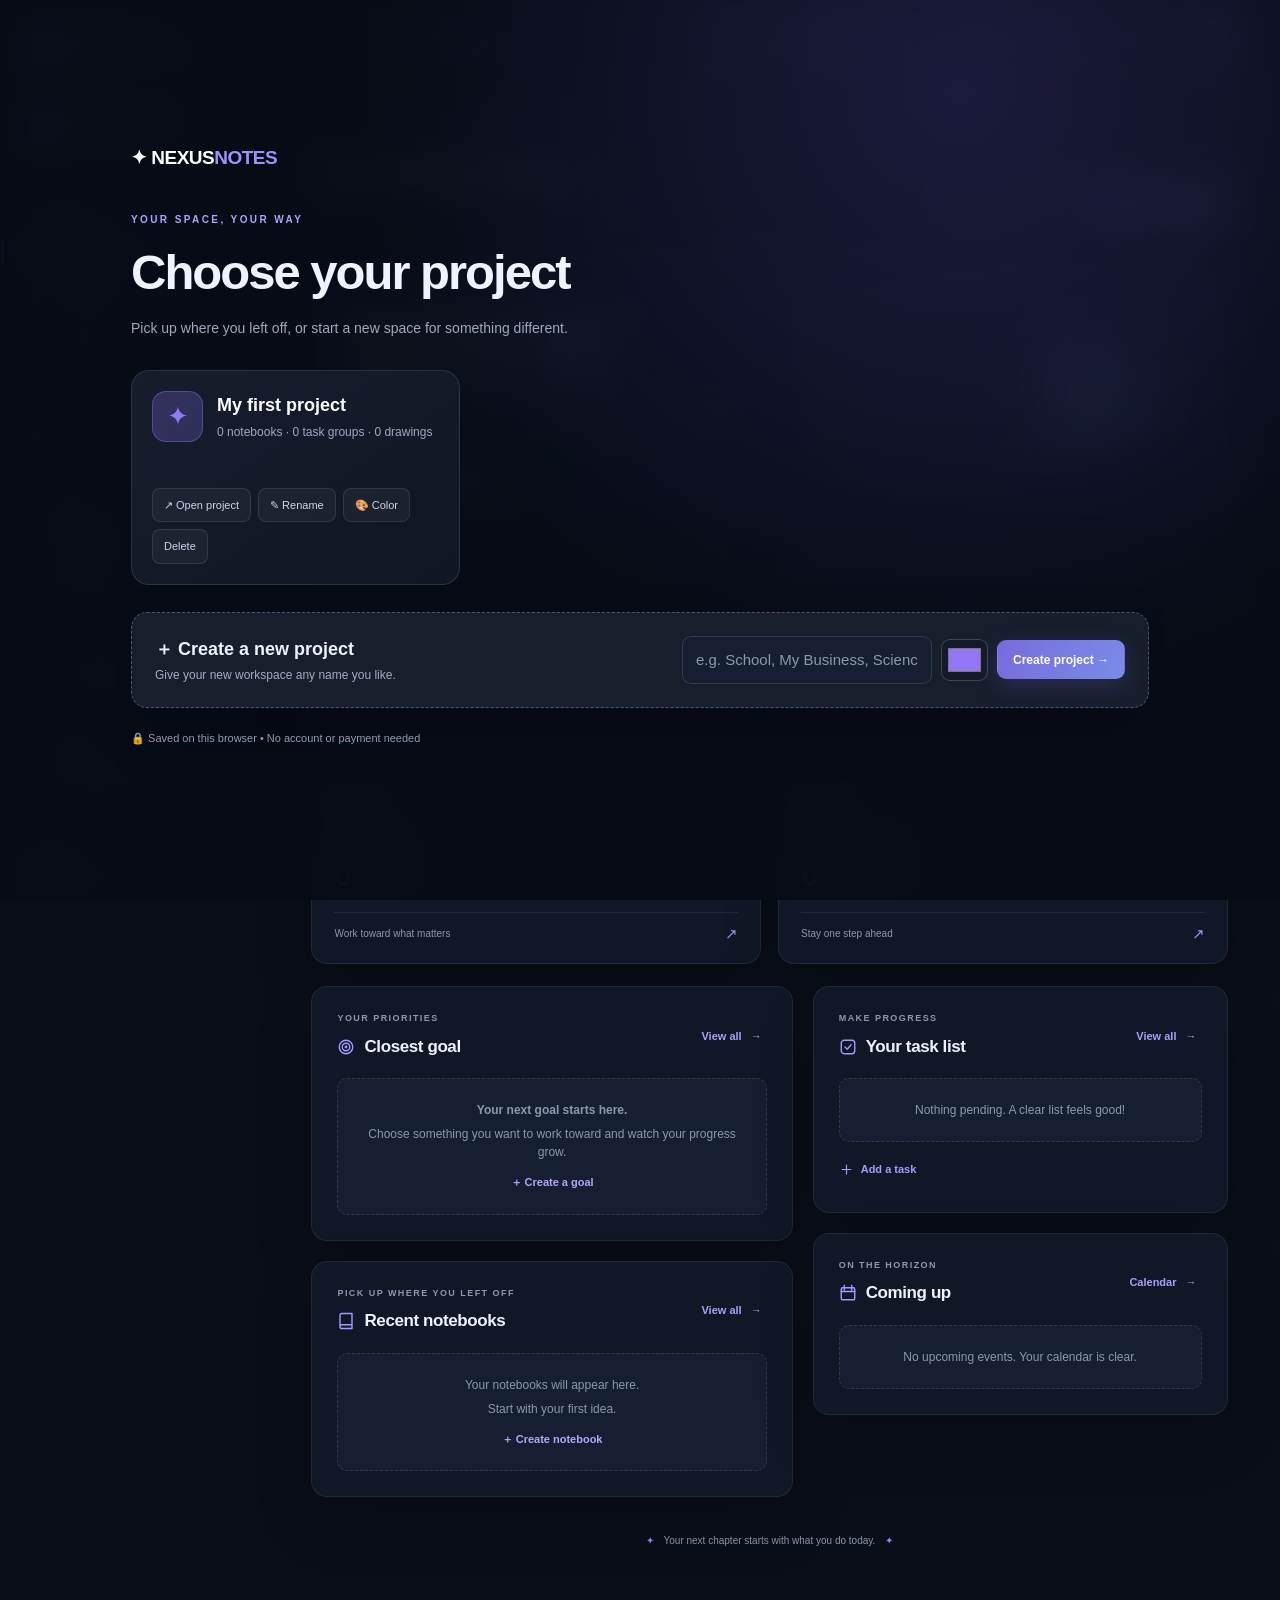
<file: NexusNotes_Projects_Ready.html>
<!DOCTYPE html>
<html lang="en">
<head>
  <meta charset="UTF-8">
  <meta name="viewport" content="width=device-width, initial-scale=1.0">
  <meta name="theme-color" content="#0b0f18">
  <title>Nexus Notes — Your workspace</title>
  <style>
/* Nexus Notes — premium dashboard, no frameworks or external dependencies */
:root{color-scheme:dark;--bg:#090e18;--sidebar:#0c111c;--surface:#101827;--surface-2:#151f31;--surface-3:#1b2940;--line:rgba(178,193,227,.095);--line-strong:rgba(185,199,229,.17);--text:#eff3ff;--muted:#8b98b0;--soft:#bdc7d8;--purple:#9278fa;--blue:#6895ff;--accent:#8576ff;--shadow:0 24px 55px rgba(0,0,0,.2)}
:root[data-theme="light"]{color-scheme:light;--bg:#f3f5fc;--sidebar:#ffffff;--surface:#ffffff;--surface-2:#f6f7fd;--surface-3:#edf0fc;--line:rgba(48,60,95,.09);--line-strong:rgba(48,60,95,.17);--text:#1c2440;--muted:#707d95;--soft:#4c5b78;--purple:#7665e4;--blue:#5079d9;--accent:#7367e6;--shadow:0 20px 50px rgba(58,73,118,.08)}
*{box-sizing:border-box}html{scroll-behavior:smooth}body{margin:0;min-height:100vh;background:var(--bg);color:var(--text);font:15px/1.5 Inter,"Segoe UI",-apple-system,BlinkMacSystemFont,sans-serif;transition:background .35s ease,color .35s ease}button,input,select,textarea{font:inherit}button{cursor:pointer}button:focus-visible,input:focus-visible,textarea:focus-visible,select:focus-visible{outline:2px solid var(--accent);outline-offset:2px}svg{width:19px;height:19px;fill:none;stroke:currentColor;stroke-width:1.85;stroke-linejoin:round;stroke-linecap:round;flex-shrink:0}#ic-spark{stroke-width:1.5}.svg-sprite{position:absolute;height:0;width:0;overflow:hidden}.hidden{display:none!important}.muted{color:var(--muted)}.app-shell{min-height:100vh;display:flex}
.sidebar{position:fixed;z-index:30;top:0;bottom:0;left:0;width:259px;padding:29px 17px 20px;background:var(--sidebar);border-right:1px solid var(--line);display:flex;flex-direction:column;overflow-y:auto;transition:transform .28s ease,background .35s ease;scrollbar-width:thin}.brand{display:flex;align-items:center;gap:12px;padding:0 12px 29px}.brand-symbol{display:grid;place-items:center;background:linear-gradient(135deg,#8e84fb,#5c83ed);width:36px;height:36px;border-radius:12px;font-size:23px;color:white;box-shadow:0 6px 24px #7067f54a}.brand-title{font-size:20px;font-weight:800;letter-spacing:-.8px;line-height:1.05}.brand-title span{color:#9286ff}.brand-subtitle{font-size:9px;letter-spacing:2px;font-weight:750;color:var(--muted);padding-top:5px}.workspace-select{width:100%;display:flex;gap:10px;align-items:center;text-align:left;background:var(--surface);border:1px solid var(--line-strong);border-radius:13px;padding:11px 10px;color:var(--text);transition:background .2s,border-color .2s;}.workspace-select:hover{background:var(--surface-2);border-color:#887af077}.workspace-avatar{background:linear-gradient(135deg,#7369d8,#8b9af1);width:33px;height:33px;display:grid;place-items:center;border-radius:9px;font-size:15px;font-weight:800;color:white}.workspace-details{display:grid;line-height:1.25;flex:1}.workspace-details b{font-size:12px;font-weight:700}.workspace-details small{font-size:11px;color:var(--muted);margin-top:3px}.workspace-dots{color:var(--muted);font-size:18px}.sidebar-divider{height:1px;background:var(--line);margin:23px 8px}.nav-label{font-size:10px;font-weight:800;color:var(--muted);letter-spacing:1.65px;margin:0 11px 13px}.nav-group-space{margin-top:30px!important}.nav-link{height:42px;display:flex;align-items:center;gap:13px;width:100%;border:1px solid transparent;background:transparent;border-radius:10px;color:var(--muted);font-size:13px;font-weight:650;padding:0 12px;text-align:left;margin-bottom:5px;transition:color .2s,background .2s,transform .2s,border-color .2s;position:relative}.nav-link svg{width:18px;height:18px}.nav-link span:nth-child(2){flex:1}.nav-link:hover{background:var(--surface-2);color:var(--text);transform:translateX(3px)}.nav-link.active{background:linear-gradient(90deg,rgba(135,111,251,.19),rgba(89,123,220,.06));border-color:rgba(137,112,251,.13);color:#a99bff}.nav-link.active:before{content:"";position:absolute;left:-17px;top:9px;height:24px;width:3px;border-radius:0 5px 5px 0;background:#9184ff;box-shadow:0 0 15px #9184ff55}.soon-pill{font-size:9px;background:rgba(134,117,233,.13);border:1px solid rgba(134,117,233,.2);padding:2px 7px;border-radius:20px;color:#aaa2ff;letter-spacing:.2px}.sidebar-bottom{margin-top:auto;padding-top:30px}.sidebar-tip{background:linear-gradient(140deg,rgba(122,103,228,.14),rgba(75,112,190,.05));border:1px solid rgba(140,125,255,.16);border-radius:14px;padding:18px 15px}.tip-icon{width:28px;height:28px;display:grid;place-items:center;color:#bcaeff;background:#8373f42c;border-radius:10px;font-size:20px;margin-bottom:12px}.sidebar-tip b{font-size:12px}.sidebar-tip p{color:var(--muted);font-size:11px;line-height:1.7;margin:6px 0 0}.sidebar-footer{font-size:10px;color:var(--muted);margin:21px 7px 0;display:flex;gap:6px;align-items:center}.sidebar-footer>span:last-child{margin-left:auto}.online-dot{background:#64d9b0;height:6px;width:6px;border-radius:50%}
.workspace-main{margin-left:259px;min-width:0;width:calc(100% - 259px);background:radial-gradient(ellipse at 70% -30%,rgba(101,86,215,.09),transparent 49%),var(--bg);min-height:100vh}.topbar{height:76px;border-bottom:1px solid var(--line);display:flex;align-items:center;justify-content:space-between;gap:20px;padding:0 clamp(25px,4.1vw,66px);background:color-mix(in srgb,var(--bg),transparent 8%);position:sticky;top:0;z-index:12;backdrop-filter:blur(22px)}.topbar-left,.topbar-right,.breadcrumb{display:flex;align-items:center;gap:14px}.breadcrumb{gap:11px;font-size:13px;color:var(--muted)}.breadcrumb strong{color:var(--text);font-weight:650}.breadcrumb svg{height:13px;width:13px}.topbar-right{gap:23px}.search-launch{height:37px;border:1px solid var(--line-strong);background:var(--surface);display:flex;align-items:center;gap:11px;width:246px;border-radius:9px;padding:0 10px;color:var(--muted);text-align:left;transition:background .2s,border-color .2s}.search-launch:hover{border-color:#887af077;background:var(--surface-2)}.search-launch svg{height:15px;width:15px}.search-launch span{flex:1;font-size:12px}.search-launch kbd,.command-input kbd{font-size:10px;color:var(--muted);border:1px solid var(--line-strong);border-radius:5px;padding:2px 5px;white-space:nowrap}.topbar-separator{height:25px;width:1px;background:var(--line-strong)}.today-label{font-size:12px;color:var(--soft);white-space:nowrap}.profile-button{border:none;display:grid;place-items:center;width:34px;height:34px;border-radius:50%;background:linear-gradient(145deg,#7575ec,#849dfb);color:#fff;font-weight:800;box-shadow:0 0 0 3px rgba(132,133,240,.12)}.icon-button{border:1px solid var(--line-strong);border-radius:10px;width:35px;height:35px;background:var(--surface-2);color:var(--text);display:grid;place-items:center;font-size:23px}.icon-button:hover{background:var(--surface-3)}.mobile-only{display:none}.content{max-width:1600px;margin:0 auto;padding:clamp(30px,3.5vw,55px) clamp(24px,4.1vw,66px) 60px}.view{display:none}.view.active-view{display:block;animation:pageIn .48s cubic-bezier(.2,.7,.2,1) both}@keyframes pageIn{from{opacity:0;transform:translateY(12px);filter:blur(3px)}to{opacity:1;transform:translateY(0);filter:blur(0)}}.dashboard-heading,.page-heading{display:flex;align-items:flex-end;justify-content:space-between;gap:20px;margin-bottom:34px}.eyebrow{font-size:10px;letter-spacing:2.2px;font-weight:800;color:#9c90ff;text-transform:uppercase;display:flex;align-items:center;gap:10px;margin-bottom:14px}.eyebrow-line{width:17px;height:2px;background:#a294ff;display:inline-block}.dashboard-heading h1,.page-heading h1{font-size:clamp(31px,3.1vw,42px);letter-spacing:-1.8px;line-height:1.12;margin:0 0 10px;font-weight:780}.wave{display:inline-block;color:#f5c278;font-size:26px;transform-origin:70% 65%;animation:wave 5s ease-in-out infinite}@keyframes wave{0%,100%,10%,35%{transform:rotate(0)}19%{transform:rotate(19deg)}26%{transform:rotate(-15deg)}}.dashboard-heading p,.page-heading p{color:var(--muted);margin:0;font-size:13px}.heading-spark{color:#a598fa}.heading-actions,.inline-form,.editor-toolbar,.editor-footer,.voice-toolbar{display:flex;align-items:center;gap:9px;flex-wrap:wrap}.button{border-radius:9px;font-size:12px;font-weight:720;min-height:39px;padding:9px 15px;border:1px solid transparent;display:inline-flex;align-items:center;justify-content:center;gap:9px;transition:transform .22s,background .22s,box-shadow .22s,border-color .22s;color:var(--text)}.button svg{width:16px;height:16px}.button:hover{transform:translateY(-2px)}.button-primary{background:linear-gradient(115deg,#786bdb,#7a8ce9);color:white;box-shadow:0 7px 25px rgba(116,101,222,.22)}.button-primary:hover{box-shadow:0 10px 30px rgba(116,101,222,.36)}.button-secondary{background:var(--surface-2);border-color:var(--line-strong);color:var(--soft)}.button-secondary:hover{background:var(--surface-3);color:var(--text)}.button-soft{color:#aea4ff;background:rgba(136,117,245,.13);border-color:rgba(139,120,242,.19)}.button-quiet{background:transparent;border-color:var(--line);color:var(--muted)}.button-danger{background:rgba(229,91,110,.1);border-color:rgba(229,91,110,.2);color:#ff96a6}.button-danger:hover{background:rgba(229,91,110,.19)}.panel{background:var(--surface);border:1px solid var(--line);border-radius:16px;box-shadow:0 1px 0 rgba(255,255,255,.013),var(--shadow);transition:background .3s,border-color .3s,transform .27s,box-shadow .27s}.panel:hover{border-color:rgba(161,175,220,.22)}.entrance{animation:cardRise .65s cubic-bezier(.19,.7,.24,1) both;animation-delay:var(--delay,0s)}@keyframes cardRise{from{opacity:0;transform:translateY(20px)}to{opacity:1;transform:translateY(0)}}
.hero-banner{height:260px;overflow:hidden;position:relative;background:radial-gradient(circle at 82% 28%,rgba(121,101,250,.27),transparent 45%),linear-gradient(113deg,#182047,#191b3e 49%,#171a35);border:1px solid rgba(139,124,244,.29);display:flex;align-items:center;padding:32px clamp(26px,3vw,46px);box-shadow:0 25px 60px rgba(13,11,49,.27)}.hero-glow{position:absolute;width:410px;height:410px;right:-90px;top:-80px;border-radius:50%;background:radial-gradient(circle,#777cfb24,transparent 67%);pointer-events:none}.hero-copy{position:relative;z-index:2;max-width:570px}.hero-kicker{font-size:10px;font-weight:800;letter-spacing:2px;color:#b8b4fd;display:flex;align-items:center;gap:9px}.pulse-dot{width:6px;height:6px;background:#a5a0ff;display:inline-block;border-radius:50%;box-shadow:0 0 0 5px #948afa22;animation:softPulse 2.5s ease-in-out infinite}@keyframes softPulse{50%{box-shadow:0 0 0 9px #948afa06}}.hero-copy h2{font-size:clamp(26px,2.9vw,40px);line-height:1.14;font-weight:750;letter-spacing:-1.5px;margin:18px 0 12px;color:#fff}.hero-copy h2 em{font-style:normal;background:linear-gradient(100deg,#d6cbff,#98b5ff);color:transparent;background-clip:text}.hero-copy p{color:#aab5dc;line-height:1.65;font-size:12px;max-width:400px;margin:0 0 18px}.hero-cta{background:rgba(255,255,255,.11);border:1px solid rgba(255,255,255,.19);border-radius:8px;color:#f5f4ff;font-weight:700;font-size:12px;display:inline-flex;align-items:center;gap:13px;padding:10px 15px;transition:background .2s,transform .2s}.hero-cta:hover{background:rgba(255,255,255,.2);transform:translateX(4px)}.hero-cta svg{width:14px;height:14px}.hero-art{position:absolute;right:clamp(8px,6vw,100px);width:300px;height:300px;top:-17px;display:grid;place-items:center}.orbit{position:absolute;border-radius:50%;border:1px solid rgba(183,173,255,.18);animation:orbitSpin 26s linear infinite}.orbit-one{width:185px;height:185px}.orbit-two{width:246px;height:246px;border-style:dashed;animation-duration:54s;animation-direction:reverse}.orbit-three{width:310px;height:310px;border-color:rgba(183,173,255,.07);animation-duration:76s}.orbit-one:before,.orbit-two:before{content:"";position:absolute;background:#b1a1ff;border-radius:50%;width:7px;height:7px;top:26px;left:21px;box-shadow:0 0 15px #9f91ff}.orbit-two:before{background:#76a9ff;top:75px;left:0}@keyframes orbitSpin{to{transform:rotate(360deg)}}.hero-gem{width:116px;height:116px;display:grid;place-items:center;border-radius:33px;background:linear-gradient(140deg,#8f81f8 0%,#5474ce 85%);box-shadow:inset 0 1px 2px #ffffff66,0 0 50px #847bf972,0 0 0 12px #9f8bff0c;transform:rotate(-12deg);animation:gemFloat 6s ease-in-out infinite}.hero-gem span{font-size:68px;color:white;text-shadow:0 7px 15px #7e6fe8}@keyframes gemFloat{50%{transform:translateY(-10px) rotate(1deg)}}.float-chip{position:absolute;background:rgba(37,41,87,.86);border:1px solid #9b92f04b;border-radius:10px;padding:8px 11px;font-size:11px;color:#d9d8ff;font-weight:700;box-shadow:0 10px 25px #0e103d55;backdrop-filter:blur(10px);animation:chipFloat 5s ease-in-out infinite}.chip-a{top:45px;left:0}.chip-b{bottom:58px;right:-20px;animation-delay:1s}.chip-c{bottom:37px;left:5px;animation-delay:2s}@keyframes chipFloat{50%{transform:translateY(-8px)}}
.stats-grid{display:grid;grid-template-columns:repeat(4,minmax(0,1fr));gap:17px;margin:22px 0}.stat{padding:22px;display:block;text-align:left;color:var(--text);min-width:0}.stat:hover{transform:translateY(-5px);box-shadow:0 18px 32px #05081222}.stat-icon{width:35px;height:35px;border-radius:11px;display:grid;place-items:center;margin-bottom:16px}.stat-icon svg{width:18px;height:18px}.lavender{background:#8e76fb21;color:#a79aff}.sky{background:#648cef1c;color:#88b7ff}.peach{background:#eead7920;color:#edb689}.mint{background:#52bfaf1b;color:#68d2c0}.stat-kicker{color:var(--muted);font-size:12px;font-weight:600}.stat-line{display:flex;align-items:baseline;gap:11px;margin-top:5px}.stat-line strong{font-size:32px;font-weight:800;line-height:1.12;letter-spacing:-1.5px}.stat-line span{color:var(--muted);font-size:11px}.stat-foot{margin-top:19px;padding-top:13px;border-top:1px solid var(--line);font-size:10px;color:var(--muted);display:flex;justify-content:space-between}.stat-foot span{color:#9b8bfd;font-size:15px;line-height:1}.dashboard-columns{display:grid;grid-template-columns:minmax(0,1.16fr) minmax(0,1fr);gap:20px}.dashboard-stack{display:flex;flex-direction:column;gap:20px;min-width:0}.dash-panel{padding:25px;min-width:0}.panel-header{display:flex;align-items:center;justify-content:space-between;gap:15px;margin-bottom:19px}.panel-header h3{margin:0;display:flex;align-items:center;gap:9px;font-size:17px;font-weight:750;letter-spacing:-.4px}.panel-header h3 svg{color:#a69aff;width:18px;height:18px}.section-overline{font-size:9px;letter-spacing:1.45px;color:var(--muted);font-weight:800;margin-bottom:8px}.text-link{background:transparent;color:#ab9ffa;border:none;font-size:11px;font-weight:730;white-space:nowrap;padding:5px}.text-link span{margin-left:6px}.text-link:hover{color:#c9c1ff}.goal-feature{min-height:130px}.goal-focus-title{font-size:19px;font-weight:780;letter-spacing:-.4px;margin:4px 0}.goal-tags{display:flex;align-items:center;gap:9px;margin:12px 0 21px}.tag{font-size:10px;padding:4px 9px;border-radius:20px;border:1px solid rgba(155,142,239,.2);background:rgba(134,115,243,.1);color:#b4a7ff}.tag-date{color:var(--muted);font-size:11px}.progress{height:8px;background:var(--surface-3);border-radius:30px;overflow:hidden}.progress>div{height:100%;width:0;border-radius:inherit;background:linear-gradient(90deg,#7c7cf7,#72a3fb);transition:width 1s cubic-bezier(.2,.8,.3,1)}.progress-row{margin-top:9px;display:flex;justify-content:space-between;font-size:11px;color:var(--muted)}.motivation-box{margin-top:18px;background:linear-gradient(90deg,rgba(125,107,241,.09),transparent);border-left:2px solid #9688f7;border-radius:0 8px 8px 0;color:var(--soft);font-size:11px;line-height:1.6;padding:11px 13px}.recent-notebooks{display:grid;gap:9px}.notebook-row{display:flex;align-items:center;gap:12px;padding:11px 12px;border:1px solid var(--line);background:var(--surface-2);border-radius:10px;width:100%;color:var(--text);text-align:left;transition:background .2s,transform .2s}.notebook-row:hover{background:var(--surface-3);transform:translateX(4px)}.book-thumb{height:40px;width:36px;border-radius:8px 5px 5px 8px;background:linear-gradient(135deg,#755cca,#484aaf);box-shadow:inset 4px 0 #ffffff22;display:grid;place-items:center;color:white;font-size:16px}.book-thumb:nth-child(1){font-size:15px}.notebook-row:nth-child(2) .book-thumb{background:linear-gradient(135deg,#4781bc,#3c5e9e)}.notebook-row:nth-child(3) .book-thumb{background:linear-gradient(135deg,#bd8161,#94617d)}.book-info{flex:1;min-width:0}.book-info b{display:block;font-size:12px;white-space:nowrap;overflow:hidden;text-overflow:ellipsis}.book-info small{font-size:10px;color:var(--muted);margin-top:4px;display:block}.notebook-row>svg{width:15px;height:15px;color:var(--muted)}.dash-tasks{display:grid;gap:0}.dash-task{display:flex;align-items:center;gap:10px;padding:11px 0;border-bottom:1px solid var(--line);font-size:12px}.dash-task:last-child{border-bottom:none}.dash-task input{width:16px;height:16px;accent-color:#9685fa;flex-shrink:0;cursor:pointer}.dash-task span{flex:1;min-width:0;overflow-wrap:anywhere}.dash-task.done span{text-decoration:line-through;color:var(--muted)}.panel-add{border:none;background:transparent;color:#a69afa;font-size:11px;font-weight:700;display:flex;align-items:center;gap:7px;margin-top:10px;padding:9px 0}.panel-add svg{width:15px;height:15px}.upcoming-row{display:flex;gap:12px;padding:10px 0;border-bottom:1px solid var(--line);align-items:center}.upcoming-row:last-child{border:0}.date-tile{height:42px;width:42px;background:#9082f219;border:1px solid #9284fb20;border-radius:10px;color:#a99bff;display:grid;place-items:center;line-height:1.1;flex-shrink:0}.date-tile strong{font-size:16px}.date-tile small{font-size:9px;text-transform:uppercase}.upcoming-title{font-size:12px;font-weight:700}.upcoming-sub{font-size:10px;color:var(--muted)}.empty-state{font-size:12px;color:var(--muted);background:var(--surface-2);border:1px dashed var(--line-strong);border-radius:10px;padding:22px;text-align:center}.empty-state p{margin:6px 0 12px}.empty-state button{font-size:11px;border:0;color:#b3a7ff;background:transparent;font-weight:750}.dashboard-footer{text-align:center;color:var(--muted);font-size:10px;margin:36px auto 0}.dashboard-footer span{color:#9685ff;margin:0 7px}
.page-heading{margin-bottom:29px}.form-panel{padding:24px;margin-bottom:20px}.form-panel h3{margin:0 0 19px;font-size:17px;font-weight:750}.form-panel h4{margin:24px 0 10px}.inline-form input{flex:1;min-width:180px}.inline-form>input[type=date]{max-width:190px}.inline-form>.button{flex-shrink:0}input,textarea,select{background:var(--surface-2);color:var(--text);border:1px solid var(--line-strong);border-radius:9px;padding:12px 13px;min-height:42px;outline:none;transition:border-color .2s,background .2s}input:hover,textarea:hover,select:hover{border-color:rgba(140,138,223,.36)}input:focus,textarea:focus,select:focus{border-color:rgba(150,130,255,.65);background:var(--surface)}input::placeholder,textarea::placeholder{color:var(--muted)}textarea{width:100%;resize:vertical;min-height:260px;line-height:1.75;margin:15px 0}.form-grid{display:grid;grid-template-columns:repeat(2,minmax(0,1fr));gap:14px;margin-bottom:14px}.form-grid label,.field-label{display:block;font-size:12px;font-weight:650;color:var(--soft)}.form-grid label input,.form-grid label select{display:block;width:100%;margin-top:7px}.notebook-grid{display:grid;grid-template-columns:repeat(auto-fill,minmax(205px,1fr));gap:13px}.notebook-tile{padding:18px;background:var(--surface-2);border:1px solid var(--line);border-radius:12px;min-width:0;transition:transform .2s,background .2s,border-color .2s}.notebook-tile:hover{border-color:#8f80ef66;transform:translateY(-3px);background:var(--surface-3)}.tile-cover{display:grid;place-items:center;width:43px;height:49px;background:linear-gradient(135deg,#7d70d7,#5261b4);border-radius:8px 5px 5px 8px;color:white;font-size:22px;margin-bottom:17px;box-shadow:inset 4px 0 #ffffff24}.notebook-tile h4{font-size:13px;margin:0 0 5px;overflow-wrap:anywhere}.notebook-tile small{font-size:10px;color:var(--muted)}.tile-actions{display:flex;gap:7px;margin-top:14px}.tile-actions .button{flex:1;min-height:32px;padding:7px 9px;font-size:11px}.pill{font-size:11px;background:var(--surface-2);color:var(--soft);padding:6px 11px;border:1px solid var(--line);border-radius:25px}.editor-toolbar{margin-bottom:12px}.editor-footer{justify-content:space-between;color:var(--muted);font-size:11px}.voice-toolbar{font-size:11px;color:var(--muted);gap:10px;margin-top:12px}.voice-toolbar select{min-height:34px;padding:5px 9px;font-size:11px;max-width:220px}.voice-toolbar #voiceSpeed{max-width:100px}.item{background:var(--surface-2);border:1px solid var(--line);border-radius:10px;padding:12px 14px;margin:9px 0;display:flex;align-items:center;gap:12px}.item-main{flex:1;min-width:0;overflow-wrap:anywhere}.item-main small{display:block;color:var(--muted);font-size:11px;margin-top:5px}.item-actions{display:flex;gap:8px;flex-wrap:wrap}.item .button{padding:7px 10px;min-height:31px;font-size:11px}.task-done{text-decoration:line-through;color:var(--muted)}.task-checkbox{width:17px;height:17px;accent-color:#8275ec;cursor:pointer}.goal-list .item{display:block;padding:18px}.goal-item-header{display:flex;align-items:center;justify-content:space-between;gap:10px}.goal-list .progress{margin-top:14px}.goal-metadata{display:flex;gap:12px;flex-wrap:wrap;margin-top:9px;color:var(--muted);font-size:11px}.calendar-header{display:flex;align-items:center;justify-content:space-between;margin-bottom:20px;gap:15px}.calendar-header h3{font-size:22px;margin:0;letter-spacing:-.6px}.calendar-actions{display:flex;align-items:center;gap:7px}.calendar-scroll{overflow-x:auto}.calendar-grid{display:grid;grid-template-columns:repeat(7,minmax(0,1fr));gap:5px;min-width:650px}.weekday-row{margin-bottom:5px}.day-name{text-align:center;color:var(--muted);font-size:11px;font-weight:700;padding:11px}.day{min-height:106px;border:1px solid var(--line);background:var(--surface-2);padding:9px;border-radius:8px;transition:background .2s,border-color .2s}.day:hover{background:var(--surface-3);border-color:rgba(145,134,243,.4)}.day.empty{background:transparent;border-color:transparent}.day-number{display:inline-grid;place-items:center;width:27px;height:27px;border-radius:50%;font-size:11px;font-weight:750}.day.today .day-number{color:white;background:#7b72ec}.day .event{background:rgba(132,114,238,.23);border-left:2px solid #8d7bf4;border-radius:4px;padding:4px 6px;font-size:10px;line-height:1.3;margin-top:5px;overflow-wrap:anywhere}.ai-preview{text-align:center;padding:54px 25px}.ai-preview h2{font-size:24px;letter-spacing:-.7px}.ai-preview p{max-width:550px;color:var(--muted);margin:12px auto 26px}.ai-icon-large{font-size:42px;color:#a69aff}.tools-grid{display:grid;grid-template-columns:repeat(3,minmax(0,1fr));gap:15px;margin-bottom:20px}.tool-tile{padding:24px;font-size:27px;color:#9c8df8}.tool-tile h3{font-size:16px;color:var(--text);margin:12px 0 4px}.tool-tile p{font-size:12px;color:var(--muted);margin:0}.file-label{cursor:pointer}
.overlay{position:fixed;inset:0;background:rgba(3,7,18,.69);backdrop-filter:blur(9px);z-index:100;display:flex;align-items:flex-start;justify-content:center;padding:16vh 18px 20px;animation:overlayIn .2s ease}@keyframes overlayIn{from{opacity:0}to{opacity:1}}.command-panel{background:var(--surface);border:1px solid var(--line-strong);border-radius:15px;width:100%;max-width:590px;box-shadow:0 25px 100px #0007;overflow:hidden;animation:commandIn .24s cubic-bezier(.2,.8,.2,1)}@keyframes commandIn{from{opacity:0;transform:translateY(-9px) scale(.98)}to{opacity:1;transform:translateY(0) scale(1)}}.command-input{display:flex;align-items:center;gap:12px;padding:13px 18px;border-bottom:1px solid var(--line)}.command-input>svg{color:var(--muted)}.command-input input{padding:7px 0;min-height:36px;border:0;background:transparent;flex:1}.command-input input:focus{border:0;background:transparent}.command-results{max-height:350px;overflow:auto;padding:12px}.command-result{display:flex;align-items:center;gap:12px;text-align:left;width:100%;border:1px solid transparent;border-radius:10px;padding:12px;color:var(--text);background:transparent;font-size:12px}.command-result:hover,.command-result:focus-visible{background:var(--surface-2);border-color:var(--line)}.result-type{color:var(--muted);font-size:10px;margin-left:auto}.command-bottom{border-top:1px solid var(--line);padding:12px 18px;color:var(--muted);display:flex;justify-content:space-between;gap:12px;font-size:10px}.toast{position:fixed;bottom:24px;right:25px;background:#272e4a;color:white;border:1px solid #aaa1fb66;border-radius:10px;box-shadow:0 15px 50px #05071988;padding:12px 18px;z-index:150;font-size:12px;animation:pageIn .25s ease}
@media(max-width:1300px){.hero-art{right:8px;transform:scale(.85);transform-origin:right center}.hero-copy{max-width:56%}.stats-grid{grid-template-columns:repeat(2,minmax(0,1fr))}.topbar-right{gap:12px}.today-label{display:none}}
@media(max-width:1000px){.sidebar{width:220px}.workspace-main{margin-left:220px;width:calc(100% - 220px)}.content{padding:32px 25px}.topbar{padding:0 25px}.hero-art{opacity:.5;right:-50px}.hero-copy{max-width:72%}.dashboard-columns{grid-template-columns:minmax(0,1fr)}.nav-link.active:before{left:-17px}.dashboard-heading{align-items:flex-start;flex-direction:column}}
@media(max-width:690px){.sidebar{transform:translateX(-110%);width:259px;box-shadow:15px 0 70px #0007}.sidebar.mobile-open{transform:translateX(0)}.workspace-main{margin:0;width:100%}.mobile-only{display:grid}.topbar{height:64px;padding:0 18px}.search-launch{width:37px;justify-content:center;padding:0}.search-launch span,.search-launch kbd{display:none}.topbar-separator,.today-label{display:none}.topbar-right{gap:12px}.content{padding:26px 17px 45px}.dashboard-heading h1,.page-heading h1{font-size:31px}.dashboard-heading{margin-bottom:24px}.heading-actions{width:100%}.heading-actions .button{flex:1}.hero-banner{height:auto;min-height:250px;padding:25px}.hero-copy{max-width:100%}.hero-art{right:-105px;opacity:.16}.hero-copy h2{font-size:31px}.stats-grid{gap:10px}.stat{padding:16px}.stat-line strong{font-size:25px}.stat-line span{font-size:10px}.stat-foot{font-size:9px}.dashboard-columns{gap:13px}.dashboard-stack{gap:13px}.dash-panel{padding:19px}.tools-grid{grid-template-columns:repeat(2,minmax(0,1fr))}.form-grid{grid-template-columns:1fr}.form-panel{padding:18px}.inline-form{align-items:stretch}.inline-form input,.inline-form>.button{min-width:100%;max-width:none}.calendar-actions .button{padding:8px 10px}.item{flex-wrap:wrap}.item-actions{width:100%}.command-bottom{display:none}}
@media(max-width:390px){.brand-title{font-size:18px}.stat-line{gap:6px}.stat-foot{min-height:40px}.hero-copy h2{font-size:29px}.heading-actions{flex-direction:column}.heading-actions .button{width:100%}}
@media(prefers-reduced-motion:reduce){*,*:before,*:after{animation-duration:.01ms!important;animation-iteration-count:1!important;transition-duration:.01ms!important;scroll-behavior:auto!important}}

/* v3.1 welcome dialog and ChatGPT helper */
.welcome-overlay{position:fixed;inset:0;z-index:100;display:grid;place-items:center;padding:20px;
  background:rgba(3,7,17,.79);backdrop-filter:blur(12px);animation:fadeWelcome .28s ease both}
.welcome-card{background:linear-gradient(150deg,#1a2140 0%,#121927 65%,#111521 100%);
  border:1px solid rgba(172,157,255,.28);border-radius:24px;padding:38px;box-shadow:0 35px 100px #0009;
  width:min(100%,520px);text-align:center;position:relative;overflow:hidden;animation:riseWelcome .45s cubic-bezier(.2,.8,.2,1) both}
.welcome-graphic{height:96px;width:96px;border-radius:30px;display:grid;place-items:center;margin:0 auto 25px;
  color:white;background:linear-gradient(135deg,#a08afb,#5a81ec);font-size:53px;box-shadow:0 0 60px #877cff50;
  animation:floatWelcome 4s ease-in-out infinite}
.welcome-eyebrow{font-size:10px;font-weight:800;letter-spacing:2.2px;color:#b3a6ff}
.welcome-card h2{font-size:clamp(28px,5vw,38px);line-height:1.13;margin:13px 0 9px;color:#fff;letter-spacing:-1.2px}
.welcome-goal{font-size:13px;color:#bfcaf1;margin:13px 0 12px}
.welcome-quote{font-size:19px;color:#f0efff;font-weight:600;line-height:1.55;margin:13px 0}
.welcome-progress{color:#ada6ee;font-size:12px;margin:0 0 27px}
.welcome-actions{display:flex;gap:11px;align-items:center;justify-content:center;flex-wrap:wrap}
.welcome-footnote{font-size:11px;color:#9ca4be;margin-top:27px;margin-bottom:0}
.ai-explainer{margin-top:26px;border-top:1px solid var(--line);padding-top:20px;color:var(--soft);font-size:13px}
.ai-explainer strong{color:var(--text)}
.ai-explainer p{margin:8px 0 0}
#chatQuestion{min-height:115px;resize:vertical;margin:10px 0 16px}
#aiOutput{margin-top:18px}
a.button{text-decoration:none}
@keyframes fadeWelcome{from{opacity:0}to{opacity:1}}
@keyframes riseWelcome{from{opacity:0;transform:translateY(20px) scale(.97)}to{opacity:1;transform:translateY(0) scale(1)}}
@keyframes floatWelcome{50%{transform:translateY(-7px)}}
@media(max-width:550px){.welcome-card{padding:27px 20px}.welcome-actions .button{width:100%}}
@media(prefers-reduced-motion:reduce){.welcome-overlay,.welcome-card,.welcome-graphic{animation:none}}


/* Nexus Notes — interactive ChatGPT Tutor */
.tutor-shell{display:grid;grid-template-columns:minmax(200px,245px) minmax(0,1fr);min-height:640px;
  border:1px solid var(--line);border-radius:20px;overflow:hidden;background:var(--surface);box-shadow:0 18px 65px #0002}
.tutor-sidebar{padding:17px;background:color-mix(in srgb,var(--surface),var(--bg) 35%);border-right:1px solid var(--line);display:flex;flex-direction:column;gap:12px;min-width:0}
.tutor-new{width:100%;justify-content:center;text-align:center}
.tutor-side-heading{font-size:10px;letter-spacing:1.7px;color:var(--muted);font-weight:800;padding:8px 3px 0}
.tutor-chat-list{display:flex;flex-direction:column;gap:4px;overflow-y:auto;max-height:300px;min-height:65px}
.tutor-chat-item{display:flex;align-items:center;gap:4px;border-radius:9px;padding:3px;background:transparent}
.tutor-chat-item.active{background:rgba(128,116,255,.16)}
.tutor-chat-item button{border:0;background:transparent;color:var(--text);cursor:pointer}
.tutor-chat-item .tutor-open{flex:1;text-align:left;padding:9px 7px;font-size:12px;white-space:nowrap;overflow:hidden;text-overflow:ellipsis}
.tutor-chat-item .tutor-delete{color:var(--muted);padding:9px;border-radius:6px}
.tutor-chat-item .tutor-delete:hover{color:#ff9292;background:#f4454524}
.tutor-connection{margin-top:auto;border-top:1px solid var(--line);padding-top:9px}
.tutor-connection .field-label{font-size:11px;margin-top:9px;display:block;color:var(--soft)}
.tutor-connection input{font-size:12px;width:100%;padding:10px 9px;margin:5px 0;border-radius:8px}
.tutor-connect{margin-top:7px;width:100%;justify-content:center}
.tutor-connection-status{font-size:11px;line-height:1.5;color:var(--soft);margin:10px 1px 0}
.tutor-external{color:var(--accent);display:block;font-size:11px;margin-top:11px;text-decoration:none}
.tutor-main{display:flex;flex-direction:column;min-width:0;min-height:0}
.tutor-toolbar{display:flex;justify-content:space-between;align-items:center;gap:10px;padding:16px 21px;border-bottom:1px solid var(--line)}
.tutor-brand{display:flex;gap:11px;align-items:center}
.tutor-brand-icon{width:40px;height:40px;display:grid;place-items:center;border-radius:13px;background:linear-gradient(135deg,#8c72ff,#4d88fa);color:white;font-size:21px}
.tutor-brand strong{font-size:14px;display:block}.tutor-brand small{display:block;color:var(--muted);font-size:11px;margin-top:4px}
.tutor-voice{font-size:12px;white-space:nowrap}
.tutor-controls{display:grid;grid-template-columns:repeat(3,minmax(0,1fr));gap:9px;padding:13px 18px;border-bottom:1px solid var(--line)}
.tutor-controls label{font-size:10px;color:var(--muted);min-width:0;font-weight:700}
.tutor-controls select{display:block;width:100%;margin:4px 0 0;font-size:12px;padding:9px 7px;border-radius:9px;color:var(--text)}
.tutor-messages{flex:1;min-height:250px;max-height:500px;overflow-y:auto;padding:24px 20px;display:flex;flex-direction:column;gap:16px;scroll-behavior:smooth}
.tutor-message{display:flex;gap:10px;align-items:flex-start;max-width:88%}
.tutor-message.user{align-self:flex-end;flex-direction:row-reverse}
.tutor-message.assistant{align-self:flex-start}
.tutor-avatar{height:31px;width:31px;border-radius:10px;background:linear-gradient(125deg,#7f66db,#3e82e8);display:grid;place-items:center;flex-shrink:0;font-size:15px;color:white}
.tutor-message.user .tutor-avatar{background:#33435c}
.tutor-bubble{white-space:pre-wrap;overflow-wrap:anywhere;line-height:1.58;padding:13px 16px;font-size:13px;border:1px solid var(--line);border-radius:15px;background:var(--surface-raised,var(--card,var(--surface)))}
.tutor-message.user .tutor-bubble{background:rgba(119,103,245,.19);border-color:rgba(130,117,255,.3)}
.tutor-message.error .tutor-bubble{border-color:#f48b8b88;color:#ee9999}
.tutor-suggestions{display:flex;flex-wrap:wrap;gap:7px;padding:0 18px 12px}
.tutor-suggestions button{border:1px solid var(--line);background:transparent;color:var(--soft);padding:8px 12px;border-radius:20px;cursor:pointer;font-size:11px}
.tutor-suggestions button:hover{background:rgba(132,116,249,.14);color:var(--text)}
.tutor-composer{margin:0 18px 5px;border:1px solid var(--line);border-radius:15px;padding:9px 12px;background:var(--bg)}
.tutor-composer textarea{width:100%;min-height:64px;max-height:180px;resize:vertical;margin:0;display:block;background:transparent;border:0;outline:0;color:var(--text);font:inherit;font-size:13px;line-height:1.6}
.tutor-composer-actions{display:flex;justify-content:flex-end;align-items:center;gap:8px}.tutor-help{margin-right:auto;color:var(--muted);font-size:10px}
.tutor-privacy{margin:9px 19px 14px;color:var(--muted);font-size:10px;line-height:1.55}
@media(max-width:900px){.tutor-shell{grid-template-columns:1fr}.tutor-sidebar{border-right:0;border-bottom:1px solid var(--line)}.tutor-connection{margin-top:0}.tutor-chat-list{max-height:105px}}
@media(max-width:540px){.tutor-controls{grid-template-columns:1fr}.tutor-toolbar{padding:12px}.tutor-messages{padding:15px 10px;max-height:350px}.tutor-message{max-width:96%}.tutor-help{display:none}}
@media(prefers-reduced-motion:reduce){.tutor-messages{scroll-behavior:auto}}


/* Nexus Notes v4 — subject tools, Quick Note, focus timer */
.quick-launch,.mini-timer{display:inline-flex;align-items:center;justify-content:center;gap:7px;background:var(--surface-2);border:1px solid var(--line-strong);border-radius:10px;color:var(--soft);padding:9px 12px;cursor:pointer;font:inherit;font-size:12px;font-weight:700;white-space:nowrap;transition:.2s ease}
.quick-launch:hover,.mini-timer:hover{color:var(--text);border-color:var(--purple);transform:translateY(-1px)}
.quick-launch-icon{font-weight:900;background:linear-gradient(135deg,var(--purple),var(--blue));color:#fff;border-radius:5px;padding:3px 6px;font-size:10px}.mini-timer{color:var(--purple)}
.tools-intro{display:flex;align-items:center;justify-content:space-between;gap:25px;padding:25px 28px;margin-bottom:23px;background:linear-gradient(130deg,var(--surface),var(--surface-2));}
.tools-intro h2{font-size:24px;letter-spacing:-.5px;color:var(--text);margin:14px 0 7px}.tools-intro p{color:var(--muted);font-size:13px;line-height:1.6;max-width:550px;margin:0}.tool-pill{font-size:10px;color:var(--purple);font-weight:800;letter-spacing:1.2px}.tool-filter-label{font-size:11px;color:var(--muted);min-width:240px;max-width:280px;width:100%;font-weight:700}.tool-filter-label input{display:block;width:100%;margin-top:8px}
.subject-grid{display:grid;grid-template-columns:repeat(4,minmax(0,1fr));gap:12px;margin-bottom:24px}.subject-card{border:1px solid var(--line);border-radius:15px;background:var(--surface);padding:20px;cursor:pointer;display:flex;flex-direction:column;align-items:flex-start;text-align:left;color:var(--text);gap:9px;min-height:155px;transition:transform .2s,border-color .2s,background .2s}.subject-card:hover{transform:translateY(-4px);border-color:var(--purple);background:var(--surface-2)}.subject-card.active{border-color:var(--purple);background:linear-gradient(120deg,var(--surface-2),var(--surface))}.subject-icon{font-size:26px;background:var(--surface-3);height:45px;width:45px;display:grid;place-items:center;border-radius:12px}.subject-card strong{font-size:14px}.subject-card small{font-size:11px;color:var(--muted);line-height:1.4}
.subject-workspace{padding:30px;min-height:310px}.subject-empty{text-align:center;margin:35px auto;color:var(--muted);max-width:360px}.subject-empty-icon{display:inline-grid;place-items:center;width:72px;height:72px;border-radius:22px;background:var(--surface-3);color:var(--purple);font-size:38px}.subject-empty h2{color:var(--text);font-size:21px}.subject-head{display:flex;align-items:center;gap:12px;border-bottom:1px solid var(--line);padding-bottom:18px;margin-bottom:22px}.subject-head h2{margin:0;font-size:24px}.subject-head p{margin:5px 0 0;color:var(--muted);font-size:12px}.subject-tool-grid{display:grid;grid-template-columns:repeat(2,minmax(0,1fr));gap:16px;align-items:start}.mini-tool{border:1px solid var(--line);background:var(--surface-2);border-radius:14px;padding:20px;min-width:0}.mini-tool.wide{grid-column:1/-1}.mini-tool h3{margin:0 0 7px;font-size:16px}.mini-tool p{margin:0 0 15px;font-size:12px;line-height:1.6;color:var(--muted)}.mini-tool label{display:block;font-size:11px;color:var(--soft);font-weight:700;margin:10px 0 6px}.mini-tool input,.mini-tool select,.mini-tool textarea{width:100%;min-width:0;box-sizing:border-box}.mini-tool textarea{min-height:100px}.mini-tool .button{margin-top:13px}.mini-input-row{display:flex;gap:10px;align-items:end}.mini-input-row>*{flex:1;min-width:0}.tool-result{min-height:42px;border:1px solid var(--line);background:var(--surface);border-radius:11px;margin-top:15px;padding:14px;font-size:13px;line-height:1.6;word-wrap:break-word;white-space:pre-wrap;color:var(--text)}.tool-result:empty{display:none}.tool-result small{color:var(--muted)}.tool-result strong{color:var(--purple)}.tool-list{display:grid;gap:7px;margin-top:12px}.tool-list-row{display:flex;gap:10px;align-items:center;justify-content:space-between;background:var(--surface);padding:11px 12px;border-radius:9px;line-height:1.5;font-size:13px}.tool-list-row button{border:0;background:none;color:var(--muted);cursor:pointer;padding:5px}.tool-list-row button:hover{color:#f7798a}.palette-row{display:grid;grid-template-columns:repeat(5,1fr);gap:9px;margin-top:12px}.palette-swatch{height:98px;border-radius:11px;display:flex;align-items:end;justify-content:center;padding:9px;color:#fff;font-weight:700;font-size:10px;cursor:pointer;text-shadow:0 1px 5px #0008}.tool-quiz-answer{display:block;width:100%;background:var(--surface);border:1px solid var(--line-strong);border-radius:9px;color:var(--text);text-align:left;padding:12px;margin:7px 0;cursor:pointer}.tool-quiz-answer:hover:not(:disabled){border-color:var(--purple)}.tool-quiz-answer:disabled{opacity:.75}.quiz-correct{color:#49d9ab}.quiz-wrong{color:#fb8796}.flashcard-display{min-height:145px;border:1px solid var(--line-strong);border-radius:13px;background:var(--surface);display:grid;place-items:center;padding:20px;font-size:20px;font-weight:800;cursor:pointer;text-align:center}.flashcard-hint{font-size:11px;color:var(--muted);text-align:center;margin-top:8px}.code-preview-frame{width:100%;height:220px;background:white;border:1px solid var(--line-strong);border-radius:10px;margin-top:14px}.timeline-year{color:var(--purple);font-weight:800}.tool-subtle{font-size:12px;color:var(--muted)}
.quick-note-overlay{position:fixed;inset:0;z-index:120;background:rgba(3,7,17,.66);backdrop-filter:blur(6px);display:flex;justify-content:flex-end;animation:fadeWelcome .2s ease}.quick-note-overlay.hidden{display:none}.quick-note-drawer{height:100%;width:min(100%,540px);background:var(--surface);border-left:1px solid var(--line-strong);display:flex;flex-direction:column;padding:25px;box-shadow:-30px 0 100px #0005;overflow:auto;animation:quickSlide .28s ease both}.quick-note-header{display:flex;justify-content:space-between;align-items:start;gap:8px}.quick-note-header h2{font-size:26px;margin:12px 0 6px}.quick-note-header kbd{font-size:11px;color:var(--muted);background:var(--surface-3);padding:5px;border-radius:6px}.quick-close{border:0;background:var(--surface-2);border-radius:9px;padding:10px 14px;color:var(--text);cursor:pointer}.quick-note-toolbar{display:flex;justify-content:space-between;align-items:center;gap:12px;margin:18px 0}.quick-note-toolbar span{font-size:11px;color:var(--muted)}.quick-note-list{display:flex;gap:7px;overflow-x:auto;padding-bottom:12px}.quick-note-pill{flex:0 0 auto;max-width:210px;border:1px solid var(--line);padding:8px 12px;border-radius:10px;background:var(--surface-2);color:var(--soft);cursor:pointer;font-size:12px;overflow:hidden;text-overflow:ellipsis;white-space:nowrap}.quick-note-pill.active{background:var(--surface-3);color:var(--text);border-color:var(--purple)}.quick-note-editor{flex:1;display:flex;flex-direction:column;min-height:245px;margin-top:15px}.quick-note-editor label{font-size:12px;color:var(--muted);margin-bottom:7px}.quick-note-editor input{font-size:17px;font-weight:700}.quick-note-editor textarea{flex:1;min-height:160px;resize:vertical;line-height:1.6;font-size:14px}.quick-note-footer{display:flex;gap:12px;margin-top:12px;flex-wrap:wrap}.quick-note-footnote{font-size:11px;color:var(--muted);margin-top:15px}
.focus-layout{display:grid;grid-template-columns:minmax(0,1.5fr) minmax(260px,.8fr);gap:18px}.focus-panel,.focus-side{padding:25px}.focus-mode-row{display:flex;gap:8px;flex-wrap:wrap;justify-content:center}.focus-mode{background:var(--surface-2);border:1px solid var(--line-strong);color:var(--soft);padding:11px 14px;border-radius:30px;cursor:pointer;font-size:12px;font-weight:700}.focus-mode.active{background:linear-gradient(110deg,#7765dc,#647ee4);color:#fff;border-color:transparent}.focus-clock{margin:30px auto;width:min(80%,310px);aspect-ratio:1;display:grid;place-items:center;border-radius:50%;background:conic-gradient(var(--purple) var(--timer-progress),var(--surface-3) 0);padding:11px;box-shadow:0 12px 50px #0002}.focus-clock-inner{width:100%;height:100%;background:var(--surface);border-radius:50%;display:flex;flex-direction:column;align-items:center;justify-content:center;text-align:center;padding:20px}.focus-clock-label{font-size:11px;font-weight:800;letter-spacing:1.7px;color:var(--purple)}.focus-clock-value{font-size:clamp(43px,6vw,61px);letter-spacing:-2px;font-variant-numeric:tabular-nums;margin:14px 0;color:var(--text)}.focus-clock-inner p{font-size:12px;color:var(--muted)}.focus-controls{display:flex;justify-content:center;gap:10px;flex-wrap:wrap}.focus-start{min-width:180px}.focus-custom{max-width:300px;margin:28px auto 0}.focus-custom label{display:block;text-align:center;color:var(--muted);font-size:12px;margin-bottom:9px}.focus-custom>div{display:flex;gap:10px}.focus-custom input{width:105px}.focus-side{display:flex;flex-direction:column;gap:17px}.focus-side-icon{width:55px;height:55px;border-radius:17px;background:var(--surface-3);color:var(--purple);display:grid;place-items:center;font-size:29px}.focus-side h3{margin:0;font-size:22px}.focus-side p{margin:0;color:var(--muted);font-size:13px;line-height:1.65}.focus-metric{display:flex;align-items:center;justify-content:space-between;border:1px solid var(--line);background:var(--surface-2);border-radius:12px;padding:17px}.focus-metric span{font-size:12px;color:var(--muted)}.focus-metric strong{font-size:28px;color:var(--purple)}.focus-hint{background:var(--surface-2);border-radius:12px;padding:17px}.focus-hint b{font-size:13px}.focus-hint p{margin-top:7px}
@keyframes quickSlide{from{transform:translateX(30px);opacity:.6}to{transform:translateX(0);opacity:1}}
@media(max-width:1100px){.subject-grid{grid-template-columns:repeat(3,minmax(0,1fr))}}
@media(max-width:830px){.subject-grid{grid-template-columns:repeat(2,minmax(0,1fr))}.focus-layout{grid-template-columns:1fr}.quick-launch span:last-child{display:none}}
@media(max-width:600px){.subject-grid{grid-template-columns:repeat(2,minmax(0,1fr))}.subject-tool-grid{grid-template-columns:1fr}.subject-workspace{padding:18px}.tools-intro{flex-direction:column;align-items:stretch}.tool-filter-label{max-width:none}.quick-note-drawer{padding:18px}.palette-row{grid-template-columns:repeat(3,1fr)}.focus-panel{padding:17px}.mini-input-row{flex-direction:column;align-items:stretch}.focus-clock{width:min(90%,285px)}}
@media(prefers-reduced-motion:reduce){.quick-note-overlay,.quick-note-drawer{animation:none}.subject-card{transition:none}}


/* Nexus Notes v5 — Project hub, drawing studio, notebook media and preferences */
.project-picker{position:fixed;inset:0;z-index:200;background:radial-gradient(circle at 75% 10%,#443b8955,transparent 48%),#070b15ed;backdrop-filter:blur(19px);display:grid;place-items:center;overflow-y:auto;padding:24px}
.project-picker-panel{width:min(1050px,100%);max-height:94vh;overflow-y:auto;padding:26px 16px 36px;scrollbar-width:thin}
.project-brand{font-size:19px;font-weight:900;letter-spacing:-.5px;color:#fff;margin-bottom:40px}.project-brand span{color:#9e91ff}
.project-topline{font-size:10px;letter-spacing:2.4px;font-weight:900;color:#b1a0ff;margin-bottom:9px}.project-head{display:flex;align-items:start;justify-content:space-between;gap:20px}.project-head h1{font-size:clamp(30px,4vw,49px);letter-spacing:-2px;margin:0}.project-head p{margin:8px 0 26px;color:#9ea9be;font-size:14px}
.project-picker-close{border:1px solid #ffffff24;background:#ffffff10;color:#fff;font-size:25px;border-radius:12px;width:40px;height:40px;cursor:pointer}
.projects-grid{display:grid;grid-template-columns:repeat(3,minmax(0,1fr));gap:15px;margin:5px 0 27px}
.project-card{border:1px solid #a8b5da29;border-radius:18px;background:linear-gradient(145deg,#161d2d,#101623);min-height:215px;padding:20px;display:flex;flex-direction:column;justify-content:space-between;gap:13px;transition:transform .2s,border-color .2s}
.project-card:hover{transform:translateY(-2px);border-color:var(--project-color)}.project-card-main{display:flex;align-items:center;gap:14px;min-width:0;cursor:pointer;background:transparent;border:0;padding:0;text-align:left;color:inherit;width:100%}.project-color-icon{width:51px;height:51px;border-radius:14px;flex-shrink:0;display:grid;place-items:center;background:color-mix(in srgb,var(--project-color),transparent 77%);color:var(--project-color);font-size:26px;border:1px solid color-mix(in srgb,var(--project-color),transparent 64%)}.project-card h3{font-size:18px;margin:0;color:#fff;overflow-wrap:anywhere}.project-card p{font-size:12px;color:#9daac4;margin:4px 0 0}.project-card-actions{display:flex;align-items:center;gap:7px;flex-wrap:wrap}.project-card-actions button{background:#ffffff0b;border:1px solid #ffffff19;padding:8px 11px;font-size:11px;color:#ced5ea;border-radius:8px;cursor:pointer}.project-card-actions button:hover{border-color:var(--project-color)}
.project-new{padding:23px;background:#171e2c;border:1px dashed #a79bff66;display:flex;justify-content:space-between;align-items:center;gap:18px;flex-wrap:wrap}.project-new h3{margin:0 0 3px;font-size:18px}.project-new p{margin:0;color:#a1aec5;font-size:12px}.project-new-controls{display:flex;align-items:center;flex-wrap:wrap;gap:9px}.project-new-controls input[type=text],.project-new-controls input:not([type]){width:250px}.project-new-controls input[type=color]{height:40px;width:47px;padding:4px;background:#141a29;border:1px solid #ffffff30;border-radius:9px}
.project-bottom{display:flex;align-items:center;justify-content:space-between;color:#8e9cb5;font-size:11px;margin:22px 0 0;gap:10px}.project-bottom .button{color:#cdd6ef}.project-shortcut{border:1px solid var(--line-strong);background:var(--surface);color:var(--soft);padding:7px 11px;border-radius:9px;font-size:12px;font-weight:700;white-space:nowrap}.project-shortcut:hover{color:var(--text);border-color:var(--purple)}
.book-create-color{display:flex;align-items:center;gap:8px;font-size:11px;color:var(--muted);font-weight:650;white-space:nowrap}.book-create-color input{height:38px;width:48px;padding:3px;border:1px solid var(--line-strong);background:var(--surface-3);border-radius:9px;cursor:pointer}.notebook-tile{--book-color:#9278fa;position:relative}.notebook-tile .tile-cover{color:var(--book-color);background:color-mix(in srgb,var(--book-color),transparent 85%)}.notebook-tile::before{content:'';height:4px;background:var(--book-color);position:absolute;left:0;right:0;top:0;border-radius:14px 14px 0 0}.notebook-tile .tile-actions{display:flex;flex-wrap:wrap;gap:7px}.tile-color-picker{height:33px!important;width:39px!important;padding:3px!important;border:1px solid var(--line-strong);border-radius:7px;background:var(--surface-3);cursor:pointer}.book-thumb{background:color-mix(in srgb,var(--book-color,#9278fa),transparent 80%)!important;color:var(--book-color,#9278fa)!important}
.notebook-media{margin:20px 0 10px;padding:21px;box-shadow:none}.media-header{display:flex;justify-content:space-between;align-items:center;gap:14px;flex-wrap:wrap}.media-header h4{margin:0 0 4px;font-size:15px}.media-header p{font-size:11px;color:var(--muted);margin:0}.notebook-media-grid{display:grid;grid-template-columns:repeat(auto-fill,minmax(140px,1fr));gap:12px;margin-top:17px}.media-thumb{border:1px solid var(--line-strong);border-radius:11px;padding:9px;background:var(--surface-2);min-width:0}.media-thumb img{width:100%;height:130px;object-fit:contain;background:#fff;border-radius:7px}.media-thumb figcaption{font-size:11px;overflow:hidden;text-overflow:ellipsis;white-space:nowrap;color:var(--soft);margin:7px 0}.media-thumb button{border:0;background:transparent;color:#f8a0ae;cursor:pointer;font-size:11px}
.draw-layout{display:grid;grid-template-columns:minmax(0,1fr) 265px;gap:17px;margin-bottom:22px}.draw-pad,.drawing-side{padding:18px}.draw-toolbar{display:flex;gap:10px;align-items:center;flex-wrap:wrap;margin-bottom:13px}.draw-toolbar label{display:flex;align-items:center;gap:9px;font-size:12px;color:var(--muted)}.draw-toolbar input[type=color]{width:41px;height:37px;background:transparent;border:1px solid var(--line-strong);border-radius:8px;padding:2px}.draw-toolbar input[type=range]{width:105px;accent-color:var(--purple)}.draw-toolbar output{font-size:11px;color:var(--soft)}.draw-toolbar .is-on{background:var(--purple);color:#fff}
#drawCanvas{background:#fff;border:1px solid #b7c0d8;touch-action:none;width:100%;height:auto;aspect-ratio:1100/650;display:block;border-radius:12px;cursor:crosshair}.draw-bottom{display:flex;gap:9px;align-items:center;flex-wrap:wrap;margin-top:14px}.draw-bottom input{flex:1;min-width:160px}.drawing-side{display:flex;flex-direction:column;gap:11px}.drawing-side h3{font-size:18px;margin:0}.drawing-side p{font-size:12px;color:var(--muted);margin:0 0 10px}.drawing-side label{font-size:12px;color:var(--muted);display:flex;flex-direction:column;gap:7px}.drawing-side select,.drawing-side input{width:100%}.draw-tip{font-size:11px;background:var(--surface-2);color:var(--soft);padding:14px;border-radius:10px;line-height:1.7}.draw-gallery{display:grid;grid-template-columns:repeat(auto-fill,minmax(180px,1fr));gap:13px}.draw-gallery-card{background:var(--surface-2);border:1px solid var(--line);border-radius:12px;padding:12px;min-width:0}.draw-gallery-card img{width:100%;height:125px;object-fit:contain;background:white;border-radius:8px}.draw-gallery-card b{font-size:12px;display:block;overflow:hidden;text-overflow:ellipsis;white-space:nowrap;margin:8px 0}.draw-gallery-card .inline-form{gap:6px}.draw-gallery-card .button{font-size:11px;padding:7px;min-height:31px}.draw-empty{color:var(--muted);font-size:13px;padding:25px;background:var(--surface-2);border-radius:11px}
.preference-grid{display:grid;grid-template-columns:repeat(3,minmax(0,1fr));gap:15px;margin:18px 0}.preference-grid>label{display:flex;flex-direction:column;gap:7px;font-weight:700;font-size:12px;color:var(--soft)}.preference-grid .pref-check{flex-direction:row;align-items:center;gap:9px;padding:12px;background:var(--surface-2);border-radius:9px}.preference-grid input[type=checkbox]{width:17px;height:17px;accent-color:var(--purple)}.preference-grid input[type=color]{height:42px;width:100%;padding:4px;border-radius:8px;background:var(--surface-2);border:1px solid var(--line-strong)}
html[data-density=compact] .panel.form-panel{padding:18px}html[data-density=roomy] .panel.form-panel{padding:33px}html[data-reduced-motion=true] *,html[data-reduced-motion=true] *:before,html[data-reduced-motion=true] *:after{animation:none!important;transition:none!important;scroll-behavior:auto!important}
html[data-readable=true] body,html[data-readable=true] button,html[data-readable=true] input,html[data-readable=true] textarea,html[data-readable=true] select{font-family:Verdana,Tahoma,sans-serif!important;letter-spacing:.01em}html[data-high-contrast=true]{--muted:#c3cadb;--line:rgba(200,216,255,.34);--line-strong:rgba(211,223,255,.55)}html[data-high-contrast=true][data-theme=light]{--muted:#46516c;--line:rgba(29,41,74,.36);--line-strong:rgba(29,41,74,.6)}
@media(max-width:950px){.draw-layout{grid-template-columns:1fr}.projects-grid{grid-template-columns:repeat(2,minmax(0,1fr))}.preference-grid{grid-template-columns:repeat(2,minmax(0,1fr))}.project-new-controls input[type=text],.project-new-controls input:not([type]){width:200px}}
@media(max-width:620px){.project-picker{padding:12px}.projects-grid{grid-template-columns:1fr}.project-picker-panel{max-height:none;padding:12px}.project-new-controls{width:100%}.project-new-controls input:not([type]){flex:1;min-width:140px}.project-bottom{flex-wrap:wrap}.preference-grid{grid-template-columns:1fr}.project-shortcut span{display:none}.draw-toolbar{gap:7px}.draw-pad{padding:10px}.draw-gallery{grid-template-columns:repeat(2,minmax(0,1fr))}.notebook-media{padding:12px}}

</style>
</head>
<body>
  <svg class="svg-sprite" xmlns="http://www.w3.org/2000/svg" aria-hidden="true">
    <symbol id="ic-home" viewBox="0 0 24 24"><path d="m3 10 9-7 9 7v10a1 1 0 0 1-1 1h-5v-7H9v7H4a1 1 0 0 1-1-1z"/></symbol>
    <symbol id="ic-book" viewBox="0 0 24 24"><path d="M4 19.5A2.5 2.5 0 0 1 6.5 17H20M6.5 2H20v20H6.5A2.5 2.5 0 0 1 4 19.5v-15A2.5 2.5 0 0 1 6.5 2z"/></symbol>
    <symbol id="ic-target" viewBox="0 0 24 24"><circle cx="12" cy="12" r="9"/><circle cx="12" cy="12" r="5"/><circle cx="12" cy="12" r="1"/></symbol>
    <symbol id="ic-check" viewBox="0 0 24 24"><rect x="3" y="3" width="18" height="18" rx="4"/><path d="m8 12 3 3 5-6"/></symbol>
    <symbol id="ic-calendar" viewBox="0 0 24 24"><rect x="3" y="5" width="18" height="16" rx="2"/><path d="M7 2v6M17 2v6M3 10h18"/></symbol>
    <symbol id="ic-spark" viewBox="0 0 24 24"><path d="m12 2 1.9 7.1L21 11l-7.1 1.9L12 20l-1.9-7.1L3 11l7.1-1.9L12 2zM19 18l.8 1.9L22 21l-2.2 1.1L19 24l-.8-1.9L16 21l2.2-1.1z"/></symbol>
    <symbol id="ic-grid" viewBox="0 0 24 24"><rect x="3" y="3" width="7" height="7" rx="1"/><rect x="14" y="3" width="7" height="7" rx="1"/><rect x="3" y="14" width="7" height="7" rx="1"/><rect x="14" y="14" width="7" height="7" rx="1"/></symbol>
    <symbol id="ic-search" viewBox="0 0 24 24"><circle cx="10.5" cy="10.5" r="6.5"/><path d="m16 16 5 5"/></symbol>
    <symbol id="ic-settings" viewBox="0 0 24 24"><circle cx="12" cy="12" r="3"/><path d="M19 12a7 7 0 0 0-.1-1.1l2-1.5-2-3.5-2.3 1a8 8 0 0 0-1.9-1.1L14.4 3h-4.8l-.3 2.8A8 8 0 0 0 7.4 7l-2.3-1-2 3.5 2 1.5A7 7 0 0 0 5 12c0 .4 0 .7.1 1.1l-2 1.5 2 3.5 2.3-1c.6.5 1.2.8 1.9 1.1l.3 2.8h4.8l.3-2.8c.7-.3 1.3-.6 1.9-1.1l2.3 1 2-3.5-2-1.5c.1-.4.1-.7.1-1.1z"/></symbol>
    <symbol id="ic-plus" viewBox="0 0 24 24"><path d="M12 5v14M5 12h14"/></symbol>
    <symbol id="ic-arrow" viewBox="0 0 24 24"><path d="M5 12h14m-6-6 6 6-6 6"/></symbol>
    <symbol id="ic-clock" viewBox="0 0 24 24"><circle cx="12" cy="12" r="9"/><path d="M12 7v5l3 2"/></symbol>
    <symbol id="ic-more" viewBox="0 0 24 24"><circle cx="5" cy="12" r="1"/><circle cx="12" cy="12" r="1"/><circle cx="19" cy="12" r="1"/></symbol>
    <symbol id="ic-chevron" viewBox="0 0 24 24"><path d="m9 5 7 7-7 7"/></symbol>
    <symbol id="ic-menu" viewBox="0 0 24 24"><path d="M4 6h16M4 12h16M4 18h16"/></symbol>
    <symbol id="ic-mic" viewBox="0 0 24 24"><rect x="9" y="2" width="6" height="13" rx="3"/><path d="M5 11a7 7 0 0 0 14 0M12 18v4M8 22h8"/></symbol>
  </svg>
  <div class="app-shell" id="appShell">
    <aside class="sidebar" id="sidebar">
      <div class="brand"><span class="brand-symbol">✦</span><div><div class="brand-title">Nexus<span>Notes</span></div><div class="brand-subtitle">PERSONAL WORKSPACE</div></div></div>
      <button class="workspace-select" type="button" onclick="openProjectPicker()"><span class="workspace-avatar" id="activeProjectAvatar">✦</span><span class="workspace-details"><b id="activeProjectName">Choose a project</b><small>Switch project ↗</small></span><span class="workspace-dots">⋯</span></button>
      <div class="sidebar-divider"></div>
      <div class="nav-label">WORKSPACE</div>
      <nav aria-label="Main navigation">
        <button class="nav-link active" data-page="dashboard" onclick="showPage('dashboard')"><svg><use href="#ic-home"/></svg><span>Overview</span></button>
        <button class="nav-link" data-page="notebooks" onclick="showPage('notebooks')"><svg><use href="#ic-book"/></svg><span>Notebooks</span></button>
        <button class="nav-link" data-page="tasks" onclick="showPage('tasks')"><svg><use href="#ic-check"/></svg><span>My tasks</span></button>
        <button class="nav-link" data-page="goals" onclick="showPage('goals')"><svg><use href="#ic-target"/></svg><span>Goals</span></button>
        <button class="nav-link" data-page="calendar" onclick="showPage('calendar')"><svg><use href="#ic-calendar"/></svg><span>Calendar</span></button>
        <div class="nav-label nav-group-space">DISCOVER</div>
        <button class="nav-link" data-page="ai" onclick="showPage('ai')"><svg><use href="#ic-spark"/></svg><span>ChatGPT Assistant</span><span class="soon-pill">ChatGPT</span></button>
        <button class="nav-link" data-page="tools" onclick="showPage('tools')"><svg><use href="#ic-grid"/></svg><span>Tools hub</span></button>
        <button class="nav-link" data-page="focus" onclick="showPage('focus')"><svg><use href="#ic-clock"/></svg><span>Focus timer</span></button>
        <button class="nav-link" data-page="drawings" onclick="showPage('drawings')"><svg><use href="#ic-spark"/></svg><span>Drawing studio</span></button>
        <div class="nav-label nav-group-space">PREFERENCES</div>
        <button class="nav-link" data-page="settings" onclick="showPage('settings')"><svg><use href="#ic-settings"/></svg><span>Settings & backup</span></button>
      </nav>
      <div class="sidebar-bottom"><div class="sidebar-tip"><div class="tip-icon">✧</div><b>A little progress adds up.</b><p>Keep your ideas, goals and plans together.</p></div><div class="sidebar-footer"><span class="online-dot"></span> Stored on this device <span>v3.0</span></div></div>
    </aside>

    <div class="workspace-main">
      <header class="topbar">
        <div class="topbar-left"><button class="icon-button mobile-only" type="button" onclick="toggleSidebar()" aria-label="Toggle menu"><svg><use href="#ic-menu"/></svg></button><div class="breadcrumb"><span>Nexus Notes</span><svg><use href="#ic-chevron"/></svg><strong id="currentBreadcrumb">Overview</strong></div></div>
        <div class="topbar-right"><button class="project-shortcut" type="button" onclick="openProjectPicker()">▦ <span>Projects</span></button><button class="quick-launch" id="quickNoteLaunch" type="button" onclick="toggleQuickNote()" title="Quick note (Q)" aria-label="Open Quick Note, shortcut Q"><span class="quick-launch-icon">Q</span><span>Quick note</span></button><button class="mini-timer hidden" id="miniTimer" type="button" onclick="showPage('focus')" title="Open focus timer">◷ <span id="miniTimerText">25:00</span></button><button class="search-launch" type="button" onclick="openCommand()"><svg><use href="#ic-search"/></svg><span>Search anything...</span><kbd>Ctrl K</kbd></button><span class="topbar-separator"></span><div class="today-label" id="topDate"></div><button class="profile-button" onclick="showPage('settings')" aria-label="Profile settings">N</button></div>
      </header>
      <main class="content">
        <section id="dashboard" class="view active-view">
          <div class="dashboard-heading"><div><div class="eyebrow"><span class="eyebrow-line"></span> YOUR WORKSPACE, REIMAGINED</div><h1 id="greetingTitle">Good evening <span class="wave">✳</span></h1><p>Everything you need to stay focused, in one beautiful place.</p></div><div class="heading-actions"><button class="button button-secondary" onclick="showPage('calendar')"><svg><use href="#ic-calendar"/></svg> View calendar</button><button class="button button-primary" onclick="quickCreate('notebook')"><svg><use href="#ic-plus"/></svg> New notebook</button></div></div>
          <div class="hero-banner panel entrance" style="--delay:0s"><div class="hero-glow"></div><div class="hero-copy"><div class="hero-kicker"><span class="pulse-dot"></span> A FRESH START, EVERY DAY</div><h2>Big things begin<br>with <em>small steps.</em></h2><p>Turn your ideas into action. Create, organize, and keep moving forward — one day at a time.</p><button class="hero-cta" onclick="showPage('goals')">Explore your goals <svg><use href="#ic-arrow"/></svg></button></div><div class="hero-art" aria-hidden="true"><div class="orbit orbit-one"></div><div class="orbit orbit-two"></div><div class="orbit orbit-three"></div><div class="hero-gem"><span>✦</span></div><div class="float-chip chip-a">✧ Create</div><div class="float-chip chip-b">↗ Grow</div><div class="float-chip chip-c">✓ Achieve</div></div></div>
          <div class="stats-grid">
            <button class="stat panel entrance" style="--delay:.07s" onclick="showPage('notebooks')"><div class="stat-icon lavender"><svg><use href="#ic-book"/></svg></div><div class="stat-kicker">Your notebooks</div><div class="stat-line"><strong id="statNotebooks">0</strong><span>books created</span></div><div class="stat-foot">All your ideas in one place <span>↗</span></div></button>
            <button class="stat panel entrance" style="--delay:.12s" onclick="showPage('tasks')"><div class="stat-icon sky"><svg><use href="#ic-check"/></svg></div><div class="stat-kicker">Tasks remaining</div><div class="stat-line"><strong id="statTasks">0</strong><span>to get done</span></div><div class="stat-foot">Keep things moving <span>↗</span></div></button>
            <button class="stat panel entrance" style="--delay:.17s" onclick="showPage('goals')"><div class="stat-icon peach"><svg><use href="#ic-target"/></svg></div><div class="stat-kicker">Active goals</div><div class="stat-line"><strong id="statGoals">0</strong><span>in progress</span></div><div class="stat-foot">Work toward what matters <span>↗</span></div></button>
            <button class="stat panel entrance" style="--delay:.22s" onclick="showPage('calendar')"><div class="stat-icon mint"><svg><use href="#ic-calendar"/></svg></div><div class="stat-kicker">Upcoming events</div><div class="stat-line"><strong id="statEvents">0</strong><span>on your schedule</span></div><div class="stat-foot">Stay one step ahead <span>↗</span></div></button>
          </div>
          <div class="dashboard-columns">
            <div class="dashboard-stack">
              <article class="panel dash-panel entrance" style="--delay:.25s"><div class="panel-header"><div><div class="section-overline">YOUR PRIORITIES</div><h3><svg><use href="#ic-target"/></svg> Closest goal</h3></div><button class="text-link" onclick="showPage('goals')">View all <span>→</span></button></div><div id="dashboardGoal" class="goal-feature"></div></article>
              <article class="panel dash-panel entrance" style="--delay:.31s"><div class="panel-header"><div><div class="section-overline">PICK UP WHERE YOU LEFT OFF</div><h3><svg><use href="#ic-book"/></svg> Recent notebooks</h3></div><button class="text-link" onclick="showPage('notebooks')">View all <span>→</span></button></div><div class="recent-notebooks" id="dashboardBooks"></div></article>
            </div>
            <div class="dashboard-stack">
              <article class="panel dash-panel entrance" style="--delay:.28s"><div class="panel-header"><div><div class="section-overline">MAKE PROGRESS</div><h3><svg><use href="#ic-check"/></svg> Your task list</h3></div><button class="text-link" onclick="showPage('tasks')">View all <span>→</span></button></div><div id="dashboardTasks" class="dash-tasks"></div><button class="panel-add" onclick="quickCreate('task')"><svg><use href="#ic-plus"/></svg> Add a task</button></article>
              <article class="panel dash-panel entrance" style="--delay:.34s"><div class="panel-header"><div><div class="section-overline">ON THE HORIZON</div><h3><svg><use href="#ic-calendar"/></svg> Coming up</h3></div><button class="text-link" onclick="showPage('calendar')">Calendar <span>→</span></button></div><div id="dashboardEvents"></div></article>
            </div>
          </div>
          <div class="dashboard-footer"><span>✦</span> Your next chapter starts with what you do today. <span>✦</span></div>
        </section>

        <section id="notebooks" class="view hidden">
          <div class="page-heading"><div><div class="eyebrow">YOUR KNOWLEDGE SPACE</div><h1>Notebooks <span class="heading-spark">✧</span></h1><p>450 pages for every idea, thought, project, and class.</p></div></div>
          <div class="panel form-panel"><h3>Create a notebook</h3><div class="inline-form"><input id="bookName" placeholder="e.g. Biology, Project Ideas, Meeting Notes" maxlength="100" onkeydown="if(event.key==='Enter')createNotebook()"><label class="book-create-color">Cover color <input id="newBookColor" type="color" value="#9779fb" aria-label="New notebook color"></label><button class="button button-primary" onclick="createNotebook()"><svg><use href="#ic-plus"/></svg> Create notebook</button></div></div>
          <div class="panel form-panel"><div class="panel-header"><h3>Your notebooks</h3><span class="muted" id="notebookCount">0 notebooks</span></div><div id="notebookList" class="notebook-grid"></div></div>
          <div class="panel form-panel hidden" id="editor"><div class="panel-header"><h3 id="bookTitle"></h3><span class="pill">Page <span id="pageNum">1</span> of 450</span></div><div class="editor-toolbar"><label class="book-create-color">Book color <input id="editBookColor" type="color" value="#9779fb" aria-label="Notebook cover color" onchange="setNotebookColor(currentNotebook,this.value)"></label><button class="button button-secondary" onclick="prevPage()">← Previous</button><button class="button button-secondary" onclick="nextPage()">Next →</button><button class="button button-soft" onclick="insertBullet()">• Bullet</button><button class="button button-soft" onclick="insertChecklist()">☐ Checklist</button><button class="button button-soft" onclick="readNotes()">♫ Listen</button><button class="button button-quiet" onclick="stopReading()">■ Stop</button></div><div class="voice-toolbar"><label for="voiceSelect">Voice</label><select id="voiceSelect" aria-label="Voice"></select><label for="voiceSpeed">Speed</label><select id="voiceSpeed"><option value="0.8">0.8×</option><option value="1" selected>1×</option><option value="1.2">1.2×</option><option value="1.5">1.5×</option></select></div><textarea id="noteText" placeholder="Start writing your notes..." spellcheck="true" aria-describedby="noteImageHelp"></textarea>
          <div class="notebook-media panel"><div class="media-header"><div><h4>🖼️ Images & drawings on this page</h4><p id="noteImageHelp">Paste a copied image while typing, or add a file. Images are attached below your writing.</p></div><div class="inline-form"><button class="button button-secondary" type="button" onclick="pasteNotebookImage()">⎘ Paste image</button><label class="button button-secondary file-label">＋ Upload image <input id="notebookImageInput" type="file" accept="image/*" multiple hidden onchange="uploadNotebookImages(event)"></label><button class="button button-soft" type="button" onclick="showPage('drawings')">✎ Draw</button></div></div><div id="notebookMediaGrid" class="notebook-media-grid"></div></div>
          <div class="editor-footer"><span id="saveIndicator">Your notes stay saved on this device.</span><button class="button button-primary" onclick="saveNotes()">Save notes</button></div></div>
        </section>

        <section id="tasks" class="view hidden"><div class="page-heading"><div><div class="eyebrow">STAY ON TRACK</div><h1>Tasks <span class="heading-spark">✓</span></h1><p>Organize your to-dos into task groups and unlimited pages.</p></div></div><div class="panel form-panel"><h3>Create a task group</h3><div class="inline-form"><input id="taskInput" placeholder="e.g. Science project" maxlength="120" onkeydown="if(event.key==='Enter')addTask()"><button class="button button-primary" onclick="addTask()">＋ Add group</button></div></div><div class="panel form-panel"><h3>My task groups</h3><div id="taskList"></div></div><div class="panel form-panel hidden" id="taskEditor"><div class="panel-header"><h3 id="taskTitle"></h3><span class="pill">Page <span id="taskPageNum">1 / 1</span></span></div><label class="field-label" for="taskPageTitle">Page name</label><input id="taskPageTitle" placeholder="Page title"><div class="editor-toolbar"><button class="button button-secondary" onclick="prevTaskPage()">← Previous</button><button class="button button-secondary" onclick="nextTaskPage()">Next →</button><button class="button button-primary" onclick="addTaskPage()">＋ Add task page</button><button class="button button-danger" onclick="deleteTaskPage()">Delete page</button></div><h4>Things to do</h4><div class="inline-form"><input id="taskItemInput" placeholder="Add a checklist item" onkeydown="if(event.key==='Enter')addTaskItem()"><button class="button button-primary" onclick="addTaskItem()">Add item</button></div><div id="taskItemsList"></div><label class="field-label" for="taskPageText">Notes for this page</label><textarea id="taskPageText" placeholder="Add details or notes here..."></textarea><button class="button button-primary" onclick="saveTaskPage()">Save page</button></div></section>

        <section id="goals" class="view hidden"><div class="page-heading"><div><div class="eyebrow">YOUR FUTURE, YOUR PACE</div><h1>Goals <span class="heading-spark">✧</span></h1><p>Set a direction, celebrate progress, and keep going.</p></div></div><div class="panel form-panel"><h3>New goal</h3><div class="form-grid"><label>Goal name<input id="goalInput" placeholder="e.g. Finish my science project" maxlength="120"></label><label>Progress %<input id="goalProgress" type="number" min="0" max="100" value="0"></label><label>Target date<input id="goalDate" type="date"></label><label>Priority<select id="goalPriority"><option>High</option><option selected>Medium</option><option>Low</option></select></label></div><button class="button button-primary" onclick="addGoal()">＋ Add goal</button></div><div class="panel form-panel"><h3>Your goals</h3><div id="goalList" class="goal-list"></div></div></section>

        <section id="calendar" class="view hidden"><div class="page-heading"><div><div class="eyebrow">WHAT'S NEXT</div><h1>Calendar <span class="heading-spark">✧</span></h1><p>Make room for the things that matter to you.</p></div></div><div class="panel form-panel"><h3>Add event</h3><div class="inline-form"><input id="eventInput" placeholder="Event name" maxlength="120"><input id="eventDate" type="date"><button class="button button-primary" onclick="addEvent()">＋ Add event</button></div></div><div class="panel form-panel calendar-panel"><div class="calendar-header"><div><div class="section-overline">MONTH VIEW</div><h3 id="calendarTitle"></h3></div><div class="calendar-actions"><button class="button button-secondary" onclick="todayMonth()">Today</button><button class="icon-button" onclick="prevMonth()" aria-label="Previous month">‹</button><button class="icon-button" onclick="nextMonth()" aria-label="Next month">›</button></div></div><div class="calendar-scroll"><div class="calendar-grid weekday-row"><div class="day-name">Sun</div><div class="day-name">Mon</div><div class="day-name">Tue</div><div class="day-name">Wed</div><div class="day-name">Thu</div><div class="day-name">Fri</div><div class="day-name">Sat</div></div><div class="calendar-grid" id="calendarGrid"></div></div></div><div class="panel form-panel"><h3>All events</h3><div id="eventList"></div></div></section>

        <section id="ai" class="view hidden">
  <div class="page-heading">
    <div><div class="eyebrow">YOUR PERSONAL LEARNING COMPANION</div>
      <h1>ChatGPT Tutor <span class="heading-spark">✦</span></h1>
      <p>Ask questions, get step-by-step explanations, practice for tests, and pick up right where your conversation left off.</p>
    </div>
  </div>
  <div class="tutor-shell">
    <aside class="tutor-sidebar">
      <button class="button button-primary tutor-new" type="button" onclick="newTutorChat()">＋ New conversation</button>
      <div class="tutor-side-heading">YOUR CONVERSATIONS</div>
      <div id="tutorChatList" class="tutor-chat-list" aria-label="Previous tutor conversations"></div>
      <div class="tutor-connection">
        <div class="tutor-side-heading">AI CONNECTION</div>
        <label class="field-label" for="tutorEndpoint">Your secure server address</label>
        <input id="tutorEndpoint" type="url" placeholder="https://my-tutor.example.workers.dev" autocomplete="url">
        <label class="field-label" for="tutorAccessCode">Your private access code</label>
        <input id="tutorAccessCode" type="password" placeholder="Private access code" autocomplete="off">
        <button class="button button-secondary tutor-connect" onclick="saveTutorConnection()" type="button">Save connection</button>
        <p class="tutor-connection-status" id="tutorConnectionStatus" role="status">Set up your server to enable live AI replies.</p>
        <a href="https://chatgpt.com/" target="_blank" rel="noopener noreferrer" class="tutor-external">Or open ChatGPT ↗</a>
      </div>
    </aside>
    <div class="tutor-main">
      <div class="tutor-toolbar">
        <div class="tutor-brand"><span class="tutor-brand-icon">✦</span><div><strong>Study with ChatGPT</strong><small>Interactive tutor · notebook-aware</small></div></div>
        <button class="button button-secondary tutor-voice" id="tutorVoiceButton" onclick="toggleTutorVoice()" type="button" aria-pressed="false">🔈 Voice off</button>
      </div>
      <div class="tutor-controls">
        <label>Subject <select id="tutorSubject" onchange="saveTutorPreferences()">
          <option value="general">Any subject</option><option value="math">Mathematics</option>
          <option value="science">Science</option><option value="english">English & writing</option>
          <option value="history">History</option><option value="coding">Coding</option>
          <option value="other">Other</option>
        </select></label>
        <label>Style <select id="tutorMode" onchange="saveTutorPreferences()">
          <option value="guide">Teach me step by step</option><option value="quiz">Quiz me</option>
          <option value="hints">Give me homework hints</option><option value="review">Help me review</option>
        </select></label>
        <label>Use my notes <select id="tutorNotebook" onchange="saveTutorPreferences()"><option value="">No notebook selected</option></select></label>
      </div>
      <div class="tutor-messages" id="tutorMessages" role="log" aria-live="polite" aria-label="Tutor conversation"></div>
      <div class="tutor-suggestions" id="tutorSuggestions">
        <button type="button" onclick="tutorQuick('Explain this in simple steps')">💡 Explain this</button>
        <button type="button" onclick="tutorQuick('Quiz me on this topic, one question at a time')">📝 Quiz me</button>
        <button type="button" onclick="tutorQuick('Give me a hint rather than the answer')">🧩 Give a hint</button>
        <button type="button" onclick="tutorQuick('Help me make a study plan')">📅 Study plan</button>
      </div>
      <form class="tutor-composer" id="tutorForm" onsubmit="event.preventDefault();sendTutorMessage()">
        <textarea id="tutorPrompt" rows="2" maxlength="3000" placeholder="Ask your tutor anything…" aria-label="Message your AI tutor"></textarea>
        <div class="tutor-composer-actions">
          <span class="tutor-help">Enter to send · Shift + Enter for a new line</span>
          <button class="button button-secondary" type="button" id="tutorMicButton" onclick="startTutorDictation()" title="Speak a question">🎤 Speak</button>
          <button class="button button-primary" id="tutorSendButton" type="submit">Send ↑</button>
        </div>
      </form>
      <p class="tutor-privacy">Only your selected notebook's written pages are shared with the tutor when you send a message. Chats are saved in this browser, not synced across devices. Voice features depend on your browser.</p>
    </div>
  </div>
</section>
        <section id="tools" class="view hidden">
  <div class="page-heading"><div><div class="eyebrow">YOUR FREE LEARNING TOOLBOX</div><h1>Tools Hub <span class="heading-spark">✳</span></h1>
  <p>Real, interactive tools for school, work and creativity. No accounts, subscriptions or API keys needed.</p></div></div>
  <div class="tools-intro panel"><div><span class="tool-pill">✦ 12 SUBJECT AREAS</span><h2>Find the right tool for what you're learning.</h2><p>Choose a subject below to open calculators, study aids, experiments, practice exercises and more.</p></div>
    <label class="tool-filter-label" for="subjectFilter">Search subjects<input id="subjectFilter" type="search" placeholder="Try math, writing, science…" oninput="filterSubjectTools()"></label></div>
  <div class="subject-grid" id="subjectGrid"></div>
  <div class="subject-workspace panel" id="subjectWorkspace"><div class="subject-empty"><span class="subject-empty-icon">✳</span><h2>Choose a subject to begin</h2><p>Your tools will open here. Everything works right in your browser.</p></div></div>
</section>
<section id="focus" class="view hidden">
  <div class="page-heading"><div><div class="eyebrow">STAY IN THE ZONE</div><h1>Focus Timer <span class="heading-spark">◷</span></h1><p>Give one thing your full attention, then take a well-earned break.</p></div></div>
  <div class="focus-layout">
    <div class="panel focus-panel">
      <div class="focus-mode-row" id="focusModeButtons">
        <button class="focus-mode active" onclick="selectFocusMode('focus')">🎯 Focus · 25m</button>
        <button class="focus-mode" onclick="selectFocusMode('short')">☕ Short break · 5m</button>
        <button class="focus-mode" onclick="selectFocusMode('long')">🌿 Long break · 15m</button>
      </div>
      <div class="focus-clock" id="focusClock" style="--timer-progress:0%"><div class="focus-clock-inner"><div class="focus-clock-label" id="focusClockLabel">FOCUS SESSION</div><strong id="focusClockValue">25:00</strong><p id="focusClockStatus">One thing at a time.</p></div></div>
      <div class="focus-controls"><button class="button button-primary focus-start" id="focusStartButton" onclick="toggleFocusTimer()">▶ Start focusing</button><button class="button button-secondary" onclick="resetFocusTimer()">↻ Reset</button></div>
      <div class="focus-custom"><label for="customFocusMinutes">Custom session (minutes)</label><div><input id="customFocusMinutes" type="number" min="1" max="180" value="30" aria-label="Custom focus minutes"><button class="button button-secondary" onclick="useCustomFocus()">Set duration</button></div></div>
    </div>
    <aside class="panel focus-side"><div class="focus-side-icon">✦</div><h3>Show up for yourself</h3><p>You don't need hours of motivation. Just start with one focused session.</p><div class="focus-metric"><span>Completed focus sessions</span><strong id="focusSessionsCount">0</strong></div><div class="focus-hint"><b>How to use it</b><p>Pick a session, press Start, and keep working. The timer keeps running when you visit other pages in Nexus Notes.</p></div><button class="button button-secondary" onclick="toggleQuickNote()">✎ Capture a thought (Q)</button></aside>
  </div>
</section>
<section id="drawings" class="view hidden">
  <div class="page-heading"><div><div class="eyebrow">CREATE SOMETHING YOUR OWN</div><h1>Drawing Studio <span class="heading-spark">✎</span></h1><p>Draw with your mouse, touchscreen, or pen. Save artwork and place it in any notebook.</p></div></div>
  <div class="draw-layout"><div class="panel draw-pad"><div class="draw-toolbar">
  <label>Color <input id="drawColor" type="color" value="#9278fa" aria-label="Pen color"></label>
  <label>Brush <input id="drawBrush" type="range" min="1" max="42" value="5" oninput="el('drawBrushValue').textContent=this.value+' px'"><output id="drawBrushValue">5 px</output></label>
  <button class="button button-secondary" id="drawEraser" type="button" onclick="toggleDrawEraser()">⌫ Eraser</button>
  <button class="button button-secondary" type="button" onclick="undoDrawing()">↶ Undo</button>
  <button class="button button-quiet" type="button" onclick="clearDrawing()">Clear</button></div>
  <canvas id="drawCanvas" width="1100" height="650" aria-label="Drawing canvas"></canvas><div class="draw-bottom"><input id="drawingTitle" maxlength="95" value="My drawing" aria-label="Drawing title"><button class="button button-primary" type="button" onclick="saveDrawing()">↓ Save drawing</button><button class="button button-secondary" type="button" onclick="downloadDrawing()">Download PNG</button></div>
  <p class="muted">Drawings are saved to this browser. Save your drawing to add it to a notebook or your gallery.</p></div>
  <aside class="panel drawing-side"><h3>Add artwork to a notebook</h3><p>Save the artwork, then pick a notebook and page. You can also use drawings saved earlier.</p><label>Notebook <select id="drawingBookSelect" onchange="updateDrawingAttachState()"></select></label><label>Page number <input id="drawingPageNumber" type="number" min="1" max="450" value="1"></label><button class="button button-soft" type="button" onclick="attachLastDrawing()">＋ Add latest saved drawing</button><div class="draw-tip">Tip: Open a notebook and select a page first to have it preselected here.</div></aside></div>
  <div class="panel form-panel"><div class="panel-header"><h3>Saved drawings</h3><span class="muted" id="drawingCount">0 drawings</span></div><div class="draw-gallery" id="drawingGallery"></div></div>
</section>
<section id="settings" class="view hidden"><div class="page-heading"><div><div class="eyebrow">MAKE IT YOURS</div><h1>Settings <span class="heading-spark">✧</span></h1><p>Personalize your space and protect your work.</p></div></div><div class="panel form-panel"><h3>Your profile</h3><div class="inline-form"><input id="profileName" placeholder="What should we call you?" maxlength="60"><button class="button button-primary" onclick="saveProfile()">Save name</button></div></div><div class="panel form-panel"><h3>Appearance</h3><div class="inline-form"><button class="button button-secondary" onclick="setTheme('dark')">☾ Dark mode</button><button class="button button-secondary" onclick="setTheme('light')">☀ Light mode</button></div></div><div class="panel form-panel"><h3>Accessibility & layout</h3><p class="muted">Adjust Nexus Notes for easier reading and comfortable navigation.</p>
  <div class="preference-grid"><label>Text & interface size <select id="prefSize" onchange="updatePreference('size',this.value)"><option value="90">Small (90%)</option><option value="100">Default (100%)</option><option value="115">Large (115%)</option><option value="130">Extra large (130%)</option><option value="150">Very large (150%)</option></select></label>
  <label>Space between items <select id="prefDensity" onchange="updatePreference('density',this.value)"><option value="comfortable">Comfortable</option><option value="compact">Compact</option><option value="roomy">Roomy</option></select></label>
  <label>Accent color <input id="prefAccent" type="color" value="#9278fa" onchange="updatePreference('accent',this.value)"></label>
  <label class="pref-check"><input id="prefContrast" type="checkbox" onchange="updatePreference('contrast',this.checked)"> High contrast</label>
  <label class="pref-check"><input id="prefMotion" type="checkbox" onchange="updatePreference('reducedMotion',this.checked)"> Reduce animations</label>
  <label class="pref-check"><input id="prefReadable" type="checkbox" onchange="updatePreference('readableFont',this.checked)"> Easy-to-read font</label>
  </div><button class="button button-quiet" onclick="resetPreferences()">Reset appearance settings</button></div>
  <div class="panel form-panel"><h3>Project management</h3><p class="muted">Create separate spaces for subjects, school, or personal plans. Each project has its own notebooks, drawings, goals, tasks, and calendar.</p><div class="inline-form"><button class="button button-secondary" onclick="openProjectPicker()">▦ Switch or rename projects</button><button class="button button-secondary" onclick="exportBackup()">↓ Back up all projects</button></div></div>
  <div class="panel form-panel"><h3>Backup & restore</h3><p class="muted">Your projects and notes are stored on this device only, not synced to other devices. Export a complete backup, including images, before clearing browser data.</p><div class="inline-form"><button class="button button-secondary" onclick="exportBackup()">↓ Download backup (.json)</button><label class="button button-secondary file-label">↑ Import backup <input id="importBackup" type="file" accept=".json,application/json" onchange="importBackupFile(event)" hidden></label></div><p class="muted">A full backup includes all projects, settings, drawings and images. Importing a full backup replaces the current projects on this device.</p></div></section>
      </main>
    </div>
  </div>
<div id="projectPickerOverlay" class="project-picker hidden" role="dialog" aria-modal="true" aria-labelledby="projectPickerTitle">
  <div class="project-picker-panel"><div class="project-brand">✦ NEXUS<span>NOTES</span></div><div class="project-topline">YOUR SPACE, YOUR WAY</div><div class="project-head"><div><h1 id="projectPickerTitle">Choose your project</h1><p>Pick up where you left off, or start a new space for something different.</p></div><button class="project-picker-close" type="button" onclick="closeProjectPicker()" aria-label="Close project picker">×</button></div>
  <div id="projectsGrid" class="projects-grid"></div>
  <div class="project-new panel"><div><h3>＋ Create a new project</h3><p>Give your new workspace any name you like.</p></div><div class="project-new-controls"><input id="newProjectName" maxlength="75" placeholder="e.g. School, My Business, Science" aria-label="New project name"><input id="newProjectColor" type="color" value="#9377f5" aria-label="Project color"><button class="button button-primary" onclick="createProject()">Create project →</button></div></div>
  <div class="project-bottom"><span>🔒 Saved on this browser • No account or payment needed</span><button class="button button-quiet" onclick="closeProjectPicker()" id="projectStayButton">Stay in current project</button></div></div>
</div>
  <div class="quick-note-overlay hidden" id="quickNoteOverlay" onclick="if(event.target===this)closeQuickNote()">
    <aside class="quick-note-drawer" role="dialog" aria-modal="true" aria-labelledby="quickNoteHeading">
      <header class="quick-note-header"><div><div class="eyebrow">CAPTURE IT BEFORE YOU FORGET</div><h2 id="quickNoteHeading">✎ Quick Notes <kbd>Q</kbd></h2></div><button class="quick-close" onclick="closeQuickNote()" type="button" aria-label="Close Quick Notes">✕</button></header>
      <div class="quick-note-toolbar"><button class="button button-primary" onclick="createQuickNote()">＋ New quick note</button><span id="quickNoteStatus" aria-live="polite">Saved on this device</span></div>
      <div class="quick-note-list" id="quickNoteList"></div>
      <div class="quick-note-editor"><label for="quickNoteTitle">Title</label><input id="quickNoteTitle" placeholder="Give this thought a name…" maxlength="110" oninput="quickNoteChanged()"><label for="quickNoteBody">Your note</label><textarea id="quickNoteBody" placeholder="Write anything here. It saves automatically…" oninput="quickNoteChanged()"></textarea></div>
      <footer class="quick-note-footer"><button class="button button-secondary" onclick="sendQuickNoteToNotebook()">↗ Save as notebook</button><button class="button button-danger" onclick="deleteCurrentQuickNote()">Delete note</button></footer>
      <p class="quick-note-footnote">Shortcut: Q · Escape to close. Quick Notes are stored only in this browser.</p>
    </aside>
  </div>
  <div class="overlay hidden" id="commandOverlay" role="presentation" onclick="if(event.target===this)closeCommand()"><div class="command-panel" role="dialog" aria-modal="true" aria-label="Quick search"><div class="command-input"><svg><use href="#ic-search"/></svg><input id="commandInput" placeholder="Search notes, tasks, goals or navigate..." oninput="universalSearch()" autocomplete="off"><kbd>ESC</kbd></div><div id="searchResults" class="command-results"></div><div class="command-bottom"><span>Search across your saved workspace</span><span>↵ to open first result</span></div></div></div>
<div class="welcome-overlay hidden" id="welcomeOverlay" role="dialog" aria-modal="true" aria-labelledby="welcomeHeading">
  <div class="welcome-card">
    <div class="welcome-graphic" aria-hidden="true"><div class="welcome-ring"></div><span>✦</span></div>
    <div class="welcome-eyebrow">A LITTLE INSPIRATION FOR TODAY</div>
    <h2 id="welcomeHeading">Welcome back!</h2>
    <p id="welcomeGoalLabel" class="welcome-goal"></p>
    <p id="welcomeQuote" class="welcome-quote"></p>
    <div class="welcome-progress" id="welcomeProgress"></div>
    <div class="welcome-actions">
      <button type="button" class="button button-primary" onclick="closeWelcome()">Start my day →</button>
      <button type="button" class="button button-secondary" id="welcomeViewGoal" onclick="closeWelcome(); showPage('goals')">See my goals</button>
    </div>
    <p class="welcome-footnote">You’ll get a fresh welcome each time you open Nexus Notes.</p>
  </div>
</div>
  <div class="toast hidden" id="toast" role="status" aria-live="polite"></div>
  <script>
/* state.js */
// Keeps the same browser storage keys as the original Nexus Notes app.
function loadLocal(key, fallback){
  try {const value=JSON.parse(localStorage.getItem(key));return value===null?fallback:value;}
  catch(e){console.warn('Unable to read',key,e);return fallback;}
}
let notebooks=loadLocal('notebooks',[]);
let goals=loadLocal('goals',[]);
let tasks=loadLocal('tasks',[]);
let events=loadLocal('events',[]);
let profileName=localStorage.getItem('nn_profile_name')||'';
let currentNotebook=null,currentPage=0,currentTask=null,currentTaskPage=0;
let calendarDate=new Date();
let activePage='dashboard';
let notebookSaveTimer=null,taskSaveTimer=null;
function el(id){return document.getElementById(id)}
function esc(v){return String(v??'').replace(/[&<>"']/g,c=>({'&':'&amp;','<':'&lt;','>':'&gt;','"':'&quot;',"'":'&#39;'}[c]));}
function validDate(v){return typeof v==='string'&&/^\d{4}-\d{2}-\d{2}$/.test(v)}
function todayKey(){const d=new Date();return `${d.getFullYear()}-${String(d.getMonth()+1).padStart(2,'0')}-${String(d.getDate()).padStart(2,'0')}`}
function clampProgress(v){const n=Number(v);return Number.isFinite(n)?Math.max(0,Math.min(100,Math.round(n))):0}
function persistAll(){
  try{
    localStorage.setItem('notebooks',JSON.stringify(notebooks));
    localStorage.setItem('goals',JSON.stringify(goals));
    localStorage.setItem('tasks',JSON.stringify(tasks));
    localStorage.setItem('events',JSON.stringify(events));
    return true;
  }catch(e){console.error(e);notice('Storage is full or blocked. Export a backup from Settings.');return false;}
}
function saveAll(){persistAll();renderAll();}
let toastTimer;
function notice(message){
  const node=el('toast');if(!node)return;
  node.textContent=message;node.classList.remove('hidden');
  clearTimeout(toastTimer);toastTimer=setTimeout(()=>node.classList.add('hidden'),3200);
}
function normalizeTask(task){
  if(!Array.isArray(task.pages)||task.pages.length===0)task.pages=[''];
  task.pages=task.pages.map((page,i)=>typeof page==='string'
    ?{title:`Page ${i+1}`,notes:page,items:[]}
    :{title:typeof page.title==='string'?page.title:`Page ${i+1}`,notes:typeof page.notes==='string'?page.notes:'',items:Array.isArray(page.items)?page.items:[]});
}
notebooks=Array.isArray(notebooks)?notebooks:[];
goals=Array.isArray(goals)?goals:[];
tasks=Array.isArray(tasks)?tasks:[];
events=Array.isArray(events)?events:[];
tasks.forEach(normalizeTask);

</script><script>
/* navigation.js */
const pageNames={dashboard:'Overview',notebooks:'Notebooks',tasks:'My tasks',goals:'Goals',calendar:'Calendar',ai:'ChatGPT Tutor',tools:'Tools hub',focus:'Focus timer',settings:'Settings'};
function showPage(id){
  if(!pageNames[id])return;
  if(currentNotebook!==null && activePage==='notebooks')saveNotes(true);
  if(currentTask!==null && activePage==='tasks')saveTaskPage(true);
  activePage=id;
  document.querySelectorAll('section.view').forEach(s=>{
    const selected=s.id===id;
    s.classList.toggle('hidden',!selected);
    s.classList.toggle('active-view',selected);
    if(selected){s.style.animation='none';void s.offsetWidth;s.style.animation='';}
  });
  document.querySelectorAll('.nav-link').forEach(b=>{
    const current=b.dataset.page===id;
    b.classList.toggle('active',current);
    if(current)b.setAttribute('aria-current','page');else b.removeAttribute('aria-current');
  });
  el('currentBreadcrumb').textContent=pageNames[id];
  el('sidebar').classList.remove('mobile-open');
  if(id==='calendar')renderCalendar();
  window.scrollTo({top:0,behavior:'instant'});
}
function quickCreate(type){
  const target=type==='task'?'tasks':type==='goal'?'goals':'notebooks';
  const input=type==='task'?'taskInput':type==='goal'?'goalInput':'bookName';
  showPage(target);setTimeout(()=>el(input).focus(),110);
}
function toggleSidebar(){el('sidebar').classList.toggle('mobile-open')}
function setTheme(theme){
  document.documentElement.dataset.theme=theme==='light'?'light':'dark';
  localStorage.setItem('nn_theme',document.documentElement.dataset.theme);
  notice(`${theme==='light'?'Light':'Dark'} mode enabled`);
}
function openCommand(){
  el('commandOverlay').classList.remove('hidden');
  el('commandInput').value='';
  universalSearch();
  setTimeout(()=>el('commandInput').focus(),10);
}
function closeCommand(){el('commandOverlay').classList.add('hidden')}
function maybeShortcut(e){
  const modifier=e.ctrlKey||e.metaKey;
  if(modifier&&e.key.toLowerCase()==='k'){e.preventDefault();el('commandOverlay').classList.contains('hidden')?openCommand():closeCommand();}
  if(modifier&&e.key.toLowerCase()==='s'){e.preventDefault();if(activePage==='notebooks')saveNotes();else if(activePage==='tasks')saveTaskPage();else persistAll();notice('Saved on this device');}
  if(modifier&&e.key.toLowerCase()==='n'){e.preventDefault();quickCreate('notebook');}
  if(e.key==='Escape'){closeCommand();el('sidebar').classList.remove('mobile-open');}
  if(e.key==='Enter'&&!el('commandOverlay').classList.contains('hidden')&&document.activeElement===el('commandInput')){
    const first=el('searchResults').querySelector('button');if(first){e.preventDefault();first.click();}
  }
}
document.addEventListener('keydown',maybeShortcut);

</script><script>
/* notebooks.js */
function createNotebook(){
  const name=el('bookName').value.trim();if(!name)return notice('Enter a notebook name first');
  notebooks.push({name,pages:Array(450).fill('')});
  el('bookName').value='';saveAll();openNotebook(notebooks.length-1);notice('Notebook created');
}
function deleteNotebook(index){
  if(!notebooks[index]||!confirm(`Delete "${notebooks[index].name}"? This cannot be undone.`))return;
  notebooks.splice(index,1);currentNotebook=null;el('editor').classList.add('hidden');saveAll();notice('Notebook deleted');
}
function openNotebook(index,page=0){
  if(!notebooks[index])return;
  showPage('notebooks');currentNotebook=index;currentPage=Math.max(0,Math.min(449,page));
  el('editor').classList.remove('hidden');el('bookTitle').textContent=notebooks[index].name;
  loadPage();el('editor').scrollIntoView({behavior:'smooth',block:'start'});
}
function loadPage(){
  if(currentNotebook===null)return;
  el('pageNum').textContent=currentPage+1;
  el('noteText').value=notebooks[currentNotebook].pages?.[currentPage]||'';
  el('saveIndicator').textContent='Your notes are saved on this device.';
}
function saveNotes(silent=false){
  if(currentNotebook===null||!notebooks[currentNotebook])return;
  notebooks[currentNotebook].pages[currentPage]=el('noteText').value;
  clearTimeout(notebookSaveTimer);persistAll();
  el('saveIndicator').textContent='✓ Saved locally';
  if(!silent){renderAll();notice('Notes saved');}
}
function nextPage(){saveNotes(true);if(currentPage<449){currentPage++;loadPage()}else notice('This notebook has 450 pages');}
function prevPage(){saveNotes(true);if(currentPage>0){currentPage--;loadPage()}}
function insertAtCursor(value){
  const box=el('noteText');
  const start=box.selectionStart,end=box.selectionEnd;
  box.value=box.value.slice(0,start)+(start>0&&box.value[start-1]!=='\n'?'\n':'')+value+box.value.slice(end);
  box.focus();box.selectionStart=box.selectionEnd=start+value.length+(start>0&&box.value[start-1]!=='\n'?1:0);
  box.dispatchEvent(new Event('input'));
}
function insertBullet(){insertAtCursor('• ')}
function insertChecklist(){insertAtCursor('☐ ')}
let availableVoices=[];
function loadVoices(){
  if(!('speechSynthesis' in window))return;
  const select=el('voiceSelect');if(!select)return;
  const oldName=select.selectedOptions[0]?.dataset.name||localStorage.getItem('nn_voice')||'';
  availableVoices=window.speechSynthesis.getVoices();
  select.replaceChildren();
  for(const [i,v] of availableVoices.entries()){
    const opt=document.createElement('option');opt.value=i;opt.textContent=`${v.name} · ${v.lang}`;opt.dataset.name=v.name;select.append(opt);
  }
  let preferred=availableVoices.findIndex(v=>v.name===oldName);
  if(preferred<0)preferred=availableVoices.findIndex(v=>/natural|samantha|google us english|aria|jenny/i.test(v.name)&&/^en/i.test(v.lang));
  if(preferred<0)preferred=availableVoices.findIndex(v=>/^en/i.test(v.lang));
  if(preferred>=0)select.value=preferred;
}
function readNotes(){
  if(!('speechSynthesis' in window))return notice('Voice reading is not available in this browser.');
  const text=el('noteText').value.trim();if(!text)return notice('Write something first to hear it read aloud');
  const utterance=new SpeechSynthesisUtterance(text);
  const voice=availableVoices[Number(el('voiceSelect').value)];if(voice)utterance.voice=voice;
  utterance.rate=Number(el('voiceSpeed').value)||1;
  window.speechSynthesis.cancel();window.speechSynthesis.speak(utterance);
}
function stopReading(){if('speechSynthesis' in window)window.speechSynthesis.cancel()}

</script><script>
/* tasks.js */
function addTask(){
  const text=el('taskInput').value.trim();if(!text)return notice('Enter a task group name');
  tasks.push({text,done:false,pages:[{title:'Page 1',notes:'',items:[]}]});
  el('taskInput').value='';saveAll();openTask(tasks.length-1);notice('Task group created');
}
function toggleTask(index){if(!tasks[index])return;tasks[index].done=!tasks[index].done;saveAll();}
function deleteTask(index){
  if(!tasks[index]||!confirm(`Delete "${tasks[index].text}" and all its pages?`))return;
  tasks.splice(index,1);currentTask=null;el('taskEditor').classList.add('hidden');saveAll();notice('Task group deleted');
}
function openTask(index,page=0){
  if(!tasks[index])return;
  showPage('tasks');normalizeTask(tasks[index]);currentTask=index;currentTaskPage=Math.max(0,Math.min(tasks[index].pages.length-1,page));
  el('taskEditor').classList.remove('hidden');el('taskTitle').textContent=tasks[index].text;
  loadTaskPage();el('taskEditor').scrollIntoView({behavior:'smooth',block:'start'});
}
function loadTaskPage(){
  if(currentTask===null||!tasks[currentTask])return;
  const page=tasks[currentTask].pages[currentTaskPage];
  el('taskPageNum').textContent=`${currentTaskPage+1} / ${tasks[currentTask].pages.length}`;
  el('taskPageTitle').value=page.title||'';el('taskPageText').value=page.notes||'';
  renderTaskItems();
}
function saveTaskPage(silent=false){
  if(currentTask===null||!tasks[currentTask])return;
  const page=tasks[currentTask].pages[currentTaskPage];
  if(!page)return;
  page.title=el('taskPageTitle').value||`Page ${currentTaskPage+1}`;
  page.notes=el('taskPageText').value;
  clearTimeout(taskSaveTimer);persistAll();
  if(!silent){renderAll();notice('Task page saved');}
}
function addTaskPage(){
  if(currentTask===null)return;
  saveTaskPage(true);
  tasks[currentTask].pages.push({title:`Page ${tasks[currentTask].pages.length+1}`,notes:'',items:[]});
  currentTaskPage=tasks[currentTask].pages.length-1;
  saveAll();loadTaskPage();notice('Page added');
}
function nextTaskPage(){
  if(currentTask===null)return;
  saveTaskPage(true);
  if(currentTaskPage<tasks[currentTask].pages.length-1){currentTaskPage++;loadTaskPage();}else notice('Use “Add task page” to create a new page');
}
function prevTaskPage(){if(currentTask===null)return;saveTaskPage(true);if(currentTaskPage>0){currentTaskPage--;loadTaskPage();}}
function deleteTaskPage(){
  if(currentTask===null)return;
  if(tasks[currentTask].pages.length===1)return notice('Every task group needs at least one page');
  if(!confirm('Delete this task page and its checklist items?'))return;
  tasks[currentTask].pages.splice(currentTaskPage,1);
  currentTaskPage=Math.min(currentTaskPage,tasks[currentTask].pages.length-1);
  saveAll();loadTaskPage();notice('Task page deleted');
}
function addTaskItem(){
  if(currentTask===null)return;
  const input=el('taskItemInput');const text=input.value.trim();if(!text)return notice('Enter a checklist item');
  tasks[currentTask].pages[currentTaskPage].items.push({text,done:false});
  input.value='';saveAll();renderTaskItems();
}
function toggleTaskItem(index){
  if(currentTask===null)return;
  const item=tasks[currentTask].pages[currentTaskPage].items[index];if(!item)return;
  item.done=!item.done;saveAll();renderTaskItems();
}
function deleteTaskItem(index){
  if(currentTask===null)return;
  tasks[currentTask].pages[currentTaskPage].items.splice(index,1);
  saveAll();renderTaskItems();
}
function renderTaskItems(){
  const list=el('taskItemsList');if(!list||currentTask===null)return;
  const items=tasks[currentTask].pages[currentTaskPage].items;
  list.innerHTML=items.length?items.map((item,i)=>`<div class="item"><input class="task-checkbox" type="checkbox" ${item.done?'checked':''} onchange="toggleTaskItem(${i})" aria-label="Complete item"><span class="item-main ${item.done?'task-done':''}">${esc(item.text)}</span><button class="button button-danger" onclick="deleteTaskItem(${i})">Delete</button></div>`).join(''):'<div class="empty-state">No checklist items yet. Add one above.</div>';
}

</script><script>
/* goals.js */
function addGoal(){
  const title=el('goalInput').value.trim();
  if(!title)return notice('Give your goal a name');
  goals.push({title,progress:clampProgress(el('goalProgress').value),date:el('goalDate').value,priority:el('goalPriority').value});
  el('goalInput').value='';el('goalProgress').value='0';el('goalDate').value='';el('goalPriority').value='Medium';
  saveAll();notice('Goal added');
}
function updateGoalProgress(index){
  const g=goals[index];if(!g)return;
  const answer=prompt('Update progress (0 to 100):',g.progress);
  if(answer===null)return;
  if(answer.trim()===''||!Number.isFinite(Number(answer)))return notice('Enter a number from 0 to 100');
  g.progress=clampProgress(answer);saveAll();notice('Progress updated');
}
function deleteGoal(index){
  if(!goals[index]||!confirm('Delete this goal?'))return;
  goals.splice(index,1);saveAll();notice('Goal deleted');
}
function closestGoal(){
  const active=goals.filter(g=>clampProgress(g.progress)<100);
  if(!active.length)return null;
  const priority={High:0,Medium:1,Low:2};
  return [...active].sort((a,b)=>{
    const aDate=validDate(a.date)?a.date:'9999-12-31';
    const bDate=validDate(b.date)?b.date:'9999-12-31';
    return aDate.localeCompare(bDate)||(priority[a.priority]??1)-(priority[b.priority]??1);
  })[0];
}
function motivationFor(goal){
  const remaining=100-clampProgress(goal.progress);
  if(remaining<=10)return `You're almost there! The last step toward “${goal.title}” is within reach.`;
  if(clampProgress(goal.progress)>=50)return `You've already made real progress on “${goal.title}.” Keep that momentum.`;
  return `A little effort toward “${goal.title}” today can make a big difference tomorrow.`;
}

</script><script>
/* calendar.js */
function addEvent(){
  const name=el('eventInput').value.trim(),date=el('eventDate').value;
  if(!name)return notice('Enter an event name');
  if(!validDate(date))return notice('Choose a date');
  events.push({name,date});el('eventInput').value='';el('eventDate').value='';
  const [y,m]=date.split('-').map(Number);calendarDate=new Date(y,m-1,1);
  saveAll();notice('Event added');
}
function deleteEvent(index){
  if(!events[index]||!confirm('Delete this event?'))return;
  events.splice(index,1);saveAll();notice('Event deleted');
}
function prevMonth(){calendarDate=new Date(calendarDate.getFullYear(),calendarDate.getMonth()-1,1);renderCalendar()}
function nextMonth(){calendarDate=new Date(calendarDate.getFullYear(),calendarDate.getMonth()+1,1);renderCalendar()}
function todayMonth(){calendarDate=new Date();renderCalendar()}
function chooseCalendarDate(date){el('eventDate').value=date;el('eventInput').focus();el('eventInput').scrollIntoView({block:'center',behavior:'smooth'})}
function renderCalendar(){
  const grid=el('calendarGrid');if(!grid)return;
  const y=calendarDate.getFullYear(),m=calendarDate.getMonth();
  el('calendarTitle').textContent=new Date(y,m,1).toLocaleDateString(undefined,{month:'long',year:'numeric'});
  const offset=new Date(y,m,1).getDay(),length=new Date(y,m+1,0).getDate();
  const cells=[];
  for(let i=0;i<offset;i++)cells.push('<div class="day empty" aria-hidden="true"></div>');
  for(let day=1;day<=length;day++){
    const date=`${y}-${String(m+1).padStart(2,'0')}-${String(day).padStart(2,'0')}`;
    const eventsOnDay=events.filter(e=>e.date===date);
    cells.push(`<div class="day ${date===todayKey()?'today':''}" role="button" tabindex="0" title="Add an event" onclick="chooseCalendarDate('${date}')" onkeydown="if(event.key==='Enter')chooseCalendarDate('${date}')"><span class="day-number">${day}</span>${eventsOnDay.slice(0,3).map(e=>`<div class="event">${esc(e.name)}</div>`).join('')}${eventsOnDay.length>3?`<div class="event">+ ${eventsOnDay.length-3} more</div>`:''}</div>`);
  }
  grid.innerHTML=cells.join('');
}

</script><script>
/* search.js */
function universalSearch(){
  const query=el('commandInput').value.toLowerCase().trim();
  const target=el('searchResults');
  const results=[];
  if(!query){
    for(const [page,label,icon] of [['notebooks','Open Notebooks','📖'],['tasks','Open Tasks','☑'],['goals','Open Goals','🎯'],['calendar','Open Calendar','📅']]){
      results.push({label,icon,kind:'Go to',action:`navigateResult('${page}')`});
    }
  }else{
    const has=s=>String(s||'').toLowerCase().includes(query);
    notebooks.forEach((b,i)=>{
      if(has(b.name))results.push({icon:'📖',label:b.name,kind:'Notebook',action:`openSearchNotebook(${i},0)`});
      (b.pages||[]).forEach((p,j)=>{if(has(p))results.push({icon:'📄',label:`${b.name} · Page ${j+1}`,kind:'Notebook page',action:`openSearchNotebook(${i},${j})`})});
    });
    goals.forEach((g)=>{if(has(g.title))results.push({icon:'🎯',label:g.title,kind:'Goal',action:"navigateResult('goals')"})});
    tasks.forEach((t,i)=>{
      if(has(t.text))results.push({icon:'☑',label:t.text,kind:'Task group',action:`openSearchTask(${i},0)`});
      (t.pages||[]).forEach((p,j)=>{
        const page=typeof p==='string'?{title:`Page ${j+1}`,notes:p,items:[]}:p;
        if(has(page.title)||has(page.notes)||(page.items||[]).some(it=>has(it.text)))results.push({icon:'📝',label:`${t.text} · ${page.title}`,kind:'Task page',action:`openSearchTask(${i},${j})`});
      });
    });
    events.forEach(e=>{if(has(e.name)||has(e.date))results.push({icon:'📅',label:`${e.name} · ${e.date}`,kind:'Event',action:"navigateResult('calendar')"})});
  }
  target.innerHTML=results.length?results.slice(0,50).map(r=>`<button class="command-result" onclick="${r.action}"><span>${r.icon}</span><span>${esc(r.label)}</span><span class="result-type">${esc(r.kind)}</span></button>`).join(''):'<div class="empty-state">Nothing found. Try a different word.</div>';
}
function navigateResult(page){closeCommand();showPage(page)}
function openSearchNotebook(index,page){closeCommand();openNotebook(index,page)}
function openSearchTask(index,page){closeCommand();openTask(index,page)}

</script><script>

/* ai.js — Tutor chat interface. Real responses require the separate secured Worker. */
const TUTOR_KEY='nn_tutor_chats_v1';
let tutorChats=loadLocal(TUTOR_KEY,[]);
if(!Array.isArray(tutorChats))tutorChats=[];
let tutorActiveId=localStorage.getItem('nn_tutor_active')||'';
let tutorBusy=false;
let tutorVoiceOn=false;
let tutorDictation=null;
let tutorWorkerURL=localStorage.getItem('nn_tutor_worker_url')||'';
let tutorAccessCode=sessionStorage.getItem('nn_tutor_access_code')||'';
function tutorId(){return (typeof crypto!=='undefined'&&crypto.randomUUID)?crypto.randomUUID():Date.now()+'-'+Math.random().toString(36).slice(2)}
function tutorCurrent(){return tutorChats.find(c=>c.id===tutorActiveId)||null}
function tutorStore(){
  try{
    localStorage.setItem(TUTOR_KEY,JSON.stringify(tutorChats.slice(-35)));
    localStorage.setItem('nn_tutor_active',tutorActiveId);
  }catch(e){notice('Chat history storage is full. Export your notes regularly.');}
}
function newTutorChat(){
  if(tutorBusy)return notice('Finish the current reply before starting a chat.');
  const chat={id:tutorId(),title:'New conversation',mode:'guide',subject:'general',notebook:'',
    created:Date.now(), messages:[]};
  tutorChats.push(chat);tutorActiveId=chat.id;tutorStore();tutorRender();el('tutorPrompt')?.focus();
}
function selectTutorChat(id){
  if(tutorBusy)return;
  if(!tutorChats.some(c=>c.id===id))return;
  tutorActiveId=id;tutorStore();tutorRender();
}
function deleteTutorChat(id){
  if(tutorBusy)return;
  if(!confirm('Delete this tutoring conversation?'))return;
  tutorChats=tutorChats.filter(c=>c.id!==id);
  if(tutorActiveId===id)tutorActiveId=tutorChats[0]?.id||'';
  if(!tutorActiveId)newTutorChat();else{tutorStore();tutorRender()}
}
function refreshChatGPTNotebooks(){
  const sel=el('tutorNotebook');if(!sel)return;
  const chosen=tutorCurrent()?.notebook||sel.value;
  sel.replaceChildren(new Option('No notebook selected',''));
  notebooks.forEach((b,i)=>sel.add(new Option(b.name,i.toString())));
  if([...sel.options].some(x=>x.value===chosen))sel.value=chosen;
}
function tutorRender(){
  const chat=tutorCurrent();
  refreshChatGPTNotebooks();
  if(chat){
    el('tutorSubject').value=chat.subject||'general';
    el('tutorMode').value=chat.mode||'guide';
    el('tutorNotebook').value=chat.notebook||'';
  }
  const list=el('tutorChatList');list.replaceChildren();
  tutorChats.slice().reverse().forEach(c=>{
    const row=document.createElement('div');row.className='tutor-chat-item'+(c.id===tutorActiveId?' active':'');
    const open=document.createElement('button');open.className='tutor-open';open.textContent='💬 '+(c.title||'New conversation');
    open.title=c.title||'New conversation';open.onclick=()=>selectTutorChat(c.id);
    const remove=document.createElement('button');remove.className='tutor-delete';remove.textContent='×';
    remove.title='Delete chat';remove.setAttribute('aria-label','Delete '+(c.title||'chat'));
    remove.onclick=()=>deleteTutorChat(c.id);
    row.append(open,remove);list.append(row);
  });
  const msgs=el('tutorMessages');msgs.replaceChildren();
  if(!chat||!chat.messages.length){
    tutorShowMessage('assistant','Hi! 👋 I’m your Nexus Notes tutor. What are you working on? We can work through it together, one step at a time.');
  }else{chat.messages.forEach(m=>tutorShowMessage(m.role,m.text));}
  msgs.scrollTop=msgs.scrollHeight;
  el('tutorEndpoint').value=tutorWorkerURL;
  el('tutorAccessCode').value=tutorAccessCode;
  tutorConnectionStatus();
}
function tutorShowMessage(role,text,extra=''){
  const wrap=document.createElement('div');wrap.className='tutor-message '+(role==='user'?'user':'assistant')+(extra?' '+extra:'');
  const avatar=document.createElement('div');avatar.className='tutor-avatar';avatar.textContent=role==='user'?'You':'✦';
  const bubble=document.createElement('div');bubble.className='tutor-bubble';bubble.textContent=text;
  wrap.append(avatar,bubble);el('tutorMessages').append(wrap);
  el('tutorMessages').scrollTop=el('tutorMessages').scrollHeight;return wrap;
}
function saveTutorPreferences(){
  const chat=tutorCurrent();if(!chat)return;
  chat.subject=el('tutorSubject').value;chat.mode=el('tutorMode').value;
  chat.notebook=el('tutorNotebook').value;tutorStore();
}
function tutorConnectionStatus(){
  const ok=Boolean(tutorWorkerURL&&tutorAccessCode);
  el('tutorConnectionStatus').textContent=ok?'Server details saved for this session. Send a question to test it.':
    'Live replies require your Cloudflare Worker URL and private access code. See the setup guide in the download.';
}
function saveTutorConnection(){
  const url=el('tutorEndpoint').value.trim().replace(/\/$/,'');
  const code=el('tutorAccessCode').value.trim();
  if(url){
    let parsed;try{parsed=new URL(url)}catch(e){return notice('Enter a complete server URL beginning with https://');}
    if(parsed.protocol!=='https:' && parsed.hostname!=='localhost')return notice('Server URL must use HTTPS');
    if(!(parsed.hostname.endsWith('.workers.dev')||parsed.hostname==='localhost'))return notice('Use your own Cloudflare workers.dev URL');
    tutorWorkerURL=parsed.origin+parsed.pathname.replace(/\/$/,'');
  }else{tutorWorkerURL=''}
  tutorAccessCode=code;
  localStorage.setItem('nn_tutor_worker_url',tutorWorkerURL);
  if(code)sessionStorage.setItem('nn_tutor_access_code',code);
  else sessionStorage.removeItem('nn_tutor_access_code');
  tutorConnectionStatus();notice('Tutor settings saved. You can test by sending a message.');
}
function tutorQuick(text){el('tutorPrompt').value=text;el('tutorPrompt').focus()}
function tutorNotebookContext(){
  const value=tutorCurrent()?.notebook??'';if(value==='')return '';
  const book=notebooks[Number(value)];if(!book)return '';
  let context='Notebook: '+book.name+'\n';
  for(let i=0;i<(book.pages||[]).length;i++){
    const content=book.pages[i];if(typeof content!=='string'||!content.trim())continue;
    const addition='\nPage '+(i+1)+':\n'+content+'\n';
    if((context+addition).length>9000){context+='\n[Other pages omitted to keep the request small.]';break;}
    context+=addition;
  }
  return context.slice(0,9500);
}
async function sendTutorMessage(){
  if(tutorBusy)return;
  const input=el('tutorPrompt');const question=input.value.trim();if(!question)return;
  const chat=tutorCurrent();if(!chat)return newTutorChat();
  saveTutorPreferences();
  chat.messages.push({role:'user',text:question});
  if(chat.title==='New conversation')chat.title=question.slice(0,36)+(question.length>36?'…':'');
  input.value='';tutorStore();tutorRender();
  if(!tutorWorkerURL||!tutorAccessCode){
    const warning='To get a real ChatGPT reply inside Nexus Notes, first set up the secure tutor server and add your private access code on the left. You can also use “Open ChatGPT” for now.';
    tutorShowMessage('assistant',warning,'error');return;
  }
  tutorBusy=true;el('tutorSendButton').disabled=true;el('tutorSendButton').textContent='Thinking…';
  const pending=tutorShowMessage('assistant','Thinking through this with you…');
  try{
    const history=chat.messages.filter(m=>m.role==='user'||m.role==='assistant').slice(-16).map(m=>({role:m.role,content:m.text.slice(0,3000)}));
    const response=await fetch(tutorWorkerURL,{method:'POST',headers:{'Content-Type':'application/json','X-Tutor-Token':tutorAccessCode},
      body:JSON.stringify({messages:history,subject:chat.subject,mode:chat.mode,notebook:tutorNotebookContext()}),signal:AbortSignal.timeout(45000)});
    const body=await response.json().catch(()=>({}));
    if(!response.ok)throw Error(body.error||('Tutor server returned error '+response.status));
    if(!body.reply||typeof body.reply!=='string')throw Error('The server did not return a tutor message');
    pending.remove();
    chat.messages.push({role:'assistant',text:body.reply});
    tutorStore();tutorShowMessage('assistant',body.reply);
    if(tutorVoiceOn)tutorSpeak(body.reply);
  }catch(e){pending.remove();tutorShowMessage('assistant','I could not connect to the tutor: '+e.message,'error');}
  finally{tutorBusy=false;el('tutorSendButton').disabled=false;el('tutorSendButton').textContent='Send ↑';}
}
function toggleTutorVoice(){
  tutorVoiceOn=!tutorVoiceOn;
  el('tutorVoiceButton').textContent=tutorVoiceOn?'🔊 Voice on':'🔈 Voice off';
  el('tutorVoiceButton').setAttribute('aria-pressed',String(tutorVoiceOn));
  if(!tutorVoiceOn&&'speechSynthesis'in window)speechSynthesis.cancel();
}
function tutorSpeak(text){
  if(!('speechSynthesis'in window))return notice('Speech output is not available in this browser.');
  speechSynthesis.cancel();const u=new SpeechSynthesisUtterance(text);
  u.lang='en-US';u.rate=.95;u.pitch=1;
  const voices=speechSynthesis.getVoices();
  const v=voices.find(x=>/natural|aria|samantha|google us english/i.test(x.name)&&x.lang.startsWith('en'))||voices.find(x=>x.lang.startsWith('en'));
  if(v)u.voice=v;speechSynthesis.speak(u);
}
function startTutorDictation(){
  const SpeechRecognition=window.SpeechRecognition||window.webkitSpeechRecognition;
  if(!SpeechRecognition)return notice('Microphone dictation is not available here. Try Chrome, or type your question.');
  if(tutorDictation){tutorDictation.stop();tutorDictation=null;return;}
  const rec=new SpeechRecognition();rec.lang='en-US';rec.continuous=false;rec.interimResults=false;
  rec.onresult=e=>{const transcript=e.results[0]?.[0]?.transcript||'';const p=el('tutorPrompt');p.value+=(p.value?' ':'')+transcript;p.focus();};
  rec.onerror=()=>notice('Microphone could not start. Check browser permission.');
  rec.onend=()=>{tutorDictation=null;el('tutorMicButton').textContent='🎤 Speak';};
  tutorDictation=rec;
  try{rec.start();el('tutorMicButton').textContent='⏹ Stop';}catch(e){tutorDictation=null;notice('Could not start microphone');}
}
if(!tutorChats.length)newTutorChat();
else{if(!tutorCurrent())tutorActiveId=tutorChats[0].id;tutorRender();}
el('tutorPrompt').addEventListener('keydown',e=>{if(e.key==='Enter'&&!e.shiftKey){e.preventDefault();sendTutorMessage();}});

</script><script>
/* app.js */
function renderAll(){renderNotebooks();renderGoals();renderTasks();renderEvents();updateDashboard();renderCalendar();}
function renderNotebooks(){
  const list=el('notebookList');
  list.innerHTML=notebooks.length?notebooks.map((book,i)=>`<div class="notebook-tile"><div class="tile-cover">✦</div><h4>${esc(book.name)}</h4><small>${(book.pages||[]).filter(p=>typeof p==='string'&&p.trim()).length} of 450 pages used</small><div class="tile-actions"><button class="button button-secondary" onclick="openNotebook(${i})">Open</button><button class="button button-danger" onclick="deleteNotebook(${i})">Delete</button></div></div>`).join(''):'<div class="empty-state">No notebooks yet. Create your first one above.</div>';
  el('notebookCount').textContent=`${notebooks.length} notebook${notebooks.length===1?'':'s'}`;
}
function renderGoals(){
  const list=el('goalList');
  list.innerHTML=goals.length?goals.map((g,i)=>{
    const p=clampProgress(g.progress);
    return `<div class="item"><div class="goal-item-header"><strong>${esc(g.title)}</strong><div class="item-actions"><button class="button button-secondary" onclick="updateGoalProgress(${i})">Update progress</button><button class="button button-danger" onclick="deleteGoal(${i})">Delete</button></div></div><div class="goal-metadata"><span>${esc(g.priority||'Medium')} priority</span><span>${validDate(g.date)?esc(g.date):'No deadline'}</span><span>${p}% complete</span></div><div class="progress"><div style="width:${p}%"></div></div></div>`;
  }).join(''):'<div class="empty-state">No goals yet. Add one above and see it on your dashboard.</div>';
}
function renderTasks(){
  el('taskList').innerHTML=tasks.length?tasks.map((t,i)=>`<div class="item"><input class="task-checkbox" aria-label="Mark task complete" type="checkbox" ${t.done?'checked':''} onchange="toggleTask(${i})"><span class="item-main ${t.done?'task-done':''}"><strong>${esc(t.text)}</strong><small>${(t.pages||[]).length} page${(t.pages||[]).length===1?'':'s'}</small></span><span class="item-actions"><button class="button button-secondary" onclick="openTask(${i})">Open pages</button><button class="button button-danger" onclick="deleteTask(${i})">Delete</button></span></div>`).join(''):'<div class="empty-state">No task groups yet. Add one above.</div>';
}
function renderEvents(){
  el('eventList').innerHTML=events.length?[...events].map((e,i)=>({e,i})).sort((a,b)=>String(a.e.date).localeCompare(String(b.e.date))).map(({e,i})=>`<div class="item"><span class="item-main"><strong>${esc(e.name)}</strong><small>${esc(e.date||'No date')}</small></span><button class="button button-danger" onclick="deleteEvent(${i})">Delete</button></div>`).join(''):'<div class="empty-state">No events scheduled. Add an event above.</div>';
}
function updateDashboard(){
  const openTasks=tasks.filter(t=>!t.done).length;
  const activeGoals=goals.filter(g=>clampProgress(g.progress)<100).length;
  const upcoming=events.filter(e=>validDate(e.date)&&e.date>=todayKey());
  el('statNotebooks').textContent=notebooks.length;
  el('statTasks').textContent=openTasks;
  el('statGoals').textContent=activeGoals;
  el('statEvents').textContent=upcoming.length;
  const nearest=closestGoal();
  if(nearest){
    const progress=clampProgress(nearest.progress);
    el('dashboardGoal').innerHTML=`<div class="goal-focus-title">${esc(nearest.title)}</div><div class="goal-tags"><span class="tag">${esc(nearest.priority||'Medium')} priority</span><span class="tag-date">${validDate(nearest.date)?'◎ Due '+esc(nearest.date):'◎ No deadline set'}</span></div><div class="progress"><div style="width:${progress}%"></div></div><div class="progress-row"><span>Keep moving forward</span><strong>${progress}% complete</strong></div><div class="motivation-box">✧ ${esc(motivationFor(nearest))}</div>`;
  }else{
    el('dashboardGoal').innerHTML='<div class="empty-state"><strong>Your next goal starts here.</strong><p>Choose something you want to work toward and watch your progress grow.</p><button onclick="quickCreate(\'goal\')">＋ Create a goal</button></div>';
  }
  const lastThree=notebooks.map((b,i)=>({b,i})).slice(-3).reverse();
  el('dashboardBooks').innerHTML=lastThree.length?lastThree.map(({b,i})=>`<button class="notebook-row" onclick="openNotebook(${i})"><span class="book-thumb">✦</span><span class="book-info"><b>${esc(b.name)}</b><small>${(b.pages||[]).filter(p=>typeof p==='string'&&p.trim()).length} pages written · 450 available</small></span><svg><use href="#ic-chevron"/></svg></button>`).join(''):'<div class="empty-state">Your notebooks will appear here.<p>Start with your first idea.</p><button onclick="quickCreate(\'notebook\')">＋ Create notebook</button></div>';
  const dashboardTasks=tasks.map((t,i)=>({t,i})).filter(o=>!o.t.done).slice(0,5);
  el('dashboardTasks').innerHTML=dashboardTasks.length?dashboardTasks.map(({t,i})=>`<label class="dash-task"><input type="checkbox" onchange="toggleTask(${i})" aria-label="Complete task"><span>${esc(t.text)}</span></label>`).join(''):'<div class="empty-state">Nothing pending. A clear list feels good!</div>';
  const nextEvents=events.map((e,i)=>({e,i})).filter(({e})=>validDate(e.date)&&e.date>=todayKey()).sort((a,b)=>a.e.date.localeCompare(b.e.date)).slice(0,3);
  el('dashboardEvents').innerHTML=nextEvents.length?nextEvents.map(({e})=>{
    const [year,month,day]=e.date.split('-').map(Number);
    const dt=new Date(year,month-1,day);
    const mon=dt.toLocaleDateString(undefined,{month:'short'});
    const weekday=dt.toLocaleDateString(undefined,{weekday:'long'});
    return `<div class="upcoming-row"><div class="date-tile"><strong>${day}</strong><small>${esc(mon)}</small></div><div><div class="upcoming-title">${esc(e.name)}</div><div class="upcoming-sub">${esc(weekday)} · ${esc(e.date)}</div></div></div>`;
  }).join(''):'<div class="empty-state">No upcoming events. Your calendar is clear.</div>';
}
function updateGreeting(){
  const h=new Date().getHours();
  const greeting=h<12?'Good morning':h<17?'Good afternoon':'Good evening';
  const first=profileName.trim().split(/\s+/)[0];
  el('greetingTitle').innerHTML=`${esc(greeting)}${first?', '+esc(first):''} <span class="wave">✳</span>`;
  el('profileName').value=profileName;
  el('topDate').textContent=new Date().toLocaleDateString(undefined,{weekday:'short',month:'short',day:'numeric'});
  for(const node of document.querySelectorAll('.profile-button'))node.textContent=first?first[0].toUpperCase():'N';
}
function saveProfile(){profileName=el('profileName').value.trim();localStorage.setItem('nn_profile_name',profileName);updateGreeting();notice('Profile updated');}
function exportBackup(){
  if(currentNotebook!==null)saveNotes(true);
  if(currentTask!==null)saveTaskPage(true);
  const backup={version:3,exportedAt:new Date().toISOString(),notebooks,goals,tasks,events,profileName};
  const url=URL.createObjectURL(new Blob([JSON.stringify(backup,null,2)],{type:'application/json'}));
  const a=document.createElement('a');a.href=url;a.download=`nexus-notes-backup-${todayKey()}.json`;document.body.appendChild(a);a.click();a.remove();
  setTimeout(()=>URL.revokeObjectURL(url),1000);notice('Backup downloaded');
}
async function importBackupFile(event){
  const file=event.target.files?.[0];if(!file)return;
  try{
    const parsed=JSON.parse(await file.text());
    if(!Array.isArray(parsed.notebooks)||!Array.isArray(parsed.goals)||!Array.isArray(parsed.tasks)||!Array.isArray(parsed.events))throw Error('Invalid backup format');
    if(!confirm('Import this backup? It will replace your notebooks, goals, tasks and events in this browser.'))return;
    notebooks=parsed.notebooks;goals=parsed.goals;tasks=parsed.tasks;events=parsed.events;
    tasks.forEach(normalizeTask);profileName=String(parsed.profileName||'');
    localStorage.setItem('nn_profile_name',profileName);
    currentNotebook=null;currentTask=null;el('editor').classList.add('hidden');el('taskEditor').classList.add('hidden');
    saveAll();updateGreeting();notice('Backup restored');
  }catch(err){notice('Could not import: '+err.message)}finally{event.target.value='';}
}
function initialize(){
  document.documentElement.dataset.theme=localStorage.getItem('nn_theme')==='light'?'light':'dark';
  updateGreeting();renderAll();showPage('dashboard');loadVoices();
  if('speechSynthesis' in window){window.speechSynthesis.addEventListener?.('voiceschanged',loadVoices);}
  el('voiceSelect').addEventListener('change',()=>localStorage.setItem('nn_voice',availableVoices[Number(el('voiceSelect').value)]?.name||''));
  el('noteText').addEventListener('input',()=>{
    if(currentNotebook===null)return;
    notebooks[currentNotebook].pages[currentPage]=el('noteText').value;
    el('saveIndicator').textContent='Saving…';
    clearTimeout(notebookSaveTimer);
    notebookSaveTimer=setTimeout(()=>{persistAll();el('saveIndicator').textContent='✓ Saved locally';},550);
  });
  for(const id of ['taskPageTitle','taskPageText'])el(id).addEventListener('input',()=>{
    if(currentTask===null)return;
    const page=tasks[currentTask].pages[currentTaskPage];
    page.title=el('taskPageTitle').value;page.notes=el('taskPageText').value;
    clearTimeout(taskSaveTimer);taskSaveTimer=setTimeout(()=>persistAll(),600);
  });
  window.addEventListener('beforeunload',()=>{
    if(currentNotebook!==null&&notebooks[currentNotebook])notebooks[currentNotebook].pages[currentPage]=el('noteText').value;
    if(currentTask!==null&&tasks[currentTask]){
      const page=tasks[currentTask].pages[currentTaskPage];if(page){page.notes=el('taskPageText').value;page.title=el('taskPageTitle').value;}
    }
    persistAll();
  });
}
initialize();

</script><script>
/* welcome.js */
// Startup motivation: shows once per page load, never sends goals to any service.
function showWelcomeMotivation(){
  const overlay=el('welcomeOverlay');
  if(!overlay)return;
  const name=(profileName||'').trim().split(/\s+/)[0]||'';
  const hour=new Date().getHours();
  const timeOfDay=hour<12?'Good morning':hour<17?'Good afternoon':'Good evening';
  el('welcomeHeading').textContent=timeOfDay+(name?', '+name:'')+'!';
  const goal=closestGoal();
  const message=el('welcomeQuote');
  if(goal){
    const progress=clampProgress(goal.progress);
    const days=validDate(goal.date)
      ?Math.round((new Date(goal.date+'T12:00:00')-new Date(todayKey()+'T12:00:00'))/86400000)
      :null;
    el('welcomeGoalLabel').textContent='🎯 Closest goal: '+goal.title;
    const options=[
      `One small action today brings “${goal.title}” a little closer.`,
      `Progress counts, even when it's quiet. Keep going toward “${goal.title}.”`,
      `You don't need a perfect day to make real progress on “${goal.title}.”`,
      `Give your future self something to be proud of today.`,
      `You've already started. Keep your momentum going, one step at a time.`
    ];
    const dayIndex=Math.floor(Date.now()/86400000)%options.length;
    message.textContent=progress>=90
      ?`You're ${progress}% of the way there. A little more effort can make the difference!`
      :options[dayIndex];
    const extra=days===null?''
      :days<0?' · Deadline passed':days===0?' · Due today':days===1?' · Due tomorrow':` · ${days} days left`;
    el('welcomeProgress').textContent=`${progress}% complete${extra}`;
    el('welcomeViewGoal').classList.remove('hidden');
  }else{
    el('welcomeGoalLabel').textContent='✦ A fresh start';
    message.textContent='Big things begin with small steps. What will you make progress on today?';
    el('welcomeProgress').textContent='Create a goal to get personalized daily encouragement.';
    el('welcomeViewGoal').textContent='Create a goal';
  }
  overlay.classList.remove('hidden');
  overlay.querySelector('.button-primary')?.focus();
}
function closeWelcome(){
  el('welcomeOverlay').classList.add('hidden');
}
window.addEventListener('keydown',event=>{
  if(event.key==='Escape'&&!el('welcomeOverlay')?.classList.contains('hidden'))closeWelcome();
});
const originalRenderNotebooks=renderNotebooks;
renderNotebooks=function(){
  originalRenderNotebooks();
  refreshChatGPTNotebooks();
};
refreshChatGPTNotebooks();
// The project picker controls the startup greeting.

</script>
<script>
/* Nexus Notes — free, offline subject tools and productivity helpers */
const subjectCatalog=[
  {id:'math',icon:'∑',name:'Mathematics',desc:'Calculator, equations and geometry'},
  {id:'science',icon:'⚗',name:'Science',desc:'Physics, chemistry and biology'},
  {id:'writing',icon:'✎',name:'English & Writing',desc:'Word count, outlines and citations'},
  {id:'history',icon:'⌛',name:'History',desc:'Build a chronological timeline'},
  {id:'geography',icon:'🌍',name:'Geography',desc:'Countries and capitals quiz'},
  {id:'languages',icon:'🗣',name:'Languages',desc:'Your own vocabulary flashcards'},
  {id:'coding',icon:'⌘',name:'Coding',desc:'HTML preview and number converter'},
  {id:'business',icon:'▥',name:'Business & Finance',desc:'Budget planning and profit calculator'},
  {id:'art',icon:'🎨',name:'Art & Creative',desc:'Color palettes and story prompts'},
  {id:'music',icon:'♫',name:'Music',desc:'Metronome and tempo practice'},
  {id:'pe',icon:'🏃',name:'Health & PE',desc:'Activity interval timer'},
  {id:'study',icon:'📚',name:'Study Skills',desc:'Revision plan and focus sessions'}
];
let selectedSubject='';
let subjectData=loadLocal('nn_subject_tools',{});
if(!subjectData || typeof subjectData!=='object' || Array.isArray(subjectData))subjectData={};
function saveSubjectData(){try{localStorage.setItem('nn_subject_tools',JSON.stringify(subjectData))}catch(e){notice('Subject tool storage is full')}}
function filterSubjectTools(){
  const filter=el('subjectFilter').value.trim().toLowerCase();
  const entries=subjectCatalog.filter(s=>[s.name,s.desc].join(' ').toLowerCase().includes(filter));
  el('subjectGrid').innerHTML=entries.map(s=>`<button type="button" class="subject-card ${selectedSubject===s.id?'active':''}" onclick="openSubject('${s.id}')"><span class="subject-icon">${s.icon}</span><strong>${s.name}</strong><small>${s.desc}</small></button>`).join('')||'<div class="empty-state">No subjects matched. Try another search.</div>';
}
function toolResult(id,message){const node=el(id);if(node)node.textContent=message}
function num(id){const str=el(id)?.value??'';return str.trim()===''?NaN:Number(str)}
function nice(n){return Number.isFinite(n)?Number(n.toPrecision(10)).toLocaleString(undefined,{maximumFractionDigits:10}):'Not a finite result'}
function mini(title,description,content,wide=false){return `<article class="mini-tool ${wide?'wide':''}"><h3>${title}</h3><p>${description}</p>${content}</article>`}
function openSubject(subject){
  if(!subjectCatalog.some(s=>s.id===subject))return;
  if(selectedSubject==='music'&&subject!=='music')stopMetronome();
  selectedSubject=subject;
  filterSubjectTools();
  const selected=subjectCatalog.find(s=>s.id===subject);
  el('subjectWorkspace').innerHTML=`<div class="subject-head"><span class="subject-icon">${selected.icon}</span><div><h2>${selected.name}</h2><p>${selected.desc} · works without an AI subscription</p></div></div><div class="subject-tool-grid">${subjectMarkup(subject)}</div>`;
  if(subject==='history')renderTimeline();
  if(subject==='languages')renderVocab();
  if(subject==='geography')newCapitalQuestion();
  if(subject==='business')renderBudget();
  if(subject==='art')generatePalette();
  if(subject==='coding')showCodePreview();
  if(subject==='music')el('metronomeBpmValue').textContent=metronomeBpm;
  if(subject==='pe')updateIntervalClock();
}
function subjectMarkup(id){
  const defs={
  math:
  mini('Scientific calculator','Use + − × ÷ ^, parentheses, sqrt, sin, cos, tan, log, ln, abs and pi.',`<label for="mathExpression">Expression</label><input id="mathExpression" value="sqrt(81) + 6 * 4" placeholder="e.g. (5 + 3)^2" onkeydown="if(event.key==='Enter')calculateMath()"><button class="button button-primary" onclick="calculateMath()">Calculate</button><div id="mathResult" class="tool-result" aria-live="polite"></div>`)+
  mini('Solve a linear equation','Solve a × x + b = c.',`<div class="mini-input-row"><div><label for="mathA">a</label><input id="mathA" type="number" value="2" step="any"></div><div><label for="mathB">b</label><input id="mathB" type="number" value="5" step="any"></div><div><label for="mathC">c</label><input id="mathC" type="number" value="15" step="any"></div></div><button class="button button-primary" onclick="solveLinear()">Solve for x</button><div class="tool-result" id="linearResult"></div>`)+
  mini('Geometry calculator','Find area from the dimensions.',`<label for="geometryShape">Shape</label><select id="geometryShape"><option value="rectangle">Rectangle</option><option value="triangle">Triangle</option><option value="circle">Circle</option></select><div class="mini-input-row"><div><label for="geomOne">Width / base / radius</label><input id="geomOne" type="number" value="5" step="any"></div><div><label for="geomTwo">Height (if needed)</label><input id="geomTwo" type="number" value="4" step="any"></div></div><button class="button button-primary" onclick="calculateGeometry()">Find area</button><div id="geometryResult" class="tool-result"></div>`,true),
  science:
  mini('Physics lab','Calculate force, speed, or kinetic energy.',`<label for="physicsFormula">Formula</label><select id="physicsFormula" onchange="updatePhysicsLabels()"><option value="force">Force = mass × acceleration</option><option value="speed">Speed = distance ÷ time</option><option value="energy">Kinetic energy = ½ × mass × velocity²</option></select><div class="mini-input-row"><div><label id="physicsLabel1" for="physicsOne">Mass (kg)</label><input id="physicsOne" type="number" value="5" step="any"></div><div><label id="physicsLabel2" for="physicsTwo">Acceleration (m/s²)</label><input id="physicsTwo" type="number" value="2" step="any"></div></div><button class="button button-primary" onclick="calculatePhysics()">Calculate</button><div id="physicsResult" class="tool-result"></div>`)+
  mini('Chemistry: moles','Moles = mass (g) ÷ molar mass (g/mol).',`<div class="mini-input-row"><div><label for="chemMass">Mass in grams</label><input id="chemMass" type="number" value="18" step="any"></div><div><label for="chemMolar">Molar mass (g/mol)</label><input id="chemMolar" type="number" value="18.015" step="any"></div></div><button class="button button-primary" onclick="calculateMoles()">Calculate moles</button><div class="tool-result" id="chemResult"></div>`)+
  mini('Biology: DNA complement','See the complementary strand of a DNA sequence (A↔T, C↔G).',`<label for="dnaInput">DNA bases</label><input id="dnaInput" placeholder="ATGCCAT" value="ATGCCAT"><button class="button button-primary" onclick="makeDnaComplement()">Make complementary strand</button><div class="tool-result" id="dnaResult"></div>`,true),
  writing:
  mini('Reading & word counter','Analyze a passage to see words, sentences and estimated reading time.',`<textarea id="writingText" placeholder="Paste or type your essay or reading passage here…" oninput="analyzeWriting()"></textarea><div class="tool-result" id="writingResult">0 words · 0 characters · 0 sentences</div>`)+
  mini('Essay outline builder','Turn your topic and three ideas into a clear starting outline.',`<input id="essayTopic" placeholder="Essay topic"><input id="essayClaim" placeholder="Main claim or thesis"><input id="essayPoints" placeholder="Three main points (separate with commas)"><button class="button button-primary" onclick="buildEssayOutline()">Build outline</button><div class="tool-result" id="essayResult"></div>`)+
  mini('Citation starter (APA website)','Build a basic APA-style web reference. Double-check dates, author names and source requirements.',`<input id="citeAuthor" placeholder="Author or organization"><input id="citeYear" placeholder="Year (or leave blank)"><input id="citeTitle" placeholder="Page title"><input id="citeUrl" placeholder="https://example.com/article"><button class="button button-primary" onclick="makeCitation()">Make citation</button><div class="tool-result" id="citationResult"></div>`,true),
  history:
  mini('Timeline builder','Enter years as numbers. Use negative years for BCE, e.g. -44 for 44 BCE.',`<div class="mini-input-row"><div><label for="historyYear">Year</label><input id="historyYear" type="number" step="1" placeholder="e.g. 1969"></div><div><label for="historyEvent">Event</label><input id="historyEvent" placeholder="Event or important date"></div></div><input id="historyDetail" placeholder="Details (optional)"><button class="button button-primary" onclick="addTimelineEntry()">＋ Add to timeline</button><div id="historyTimeline" class="tool-list"></div>`,true),
  geography:
  mini('World capitals challenge','Practice countries and their capital cities. Choose an answer to check yourself.',`<div class="tool-result" id="capitalQuestion"></div><div id="capitalChoices"></div><div class="tool-result" id="capitalFeedback"></div><button class="button button-secondary" onclick="newCapitalQuestion()">Next country →</button>`,true),
  languages:
  mini('Vocabulary flashcards','Make cards for any language. Click the card to reveal the meaning.',`<div class="mini-input-row"><div><label for="vocabWord">Word or phrase</label><input id="vocabWord" placeholder="Hola"></div><div><label for="vocabMeaning">Meaning / translation</label><input id="vocabMeaning" placeholder="Hello"></div></div><button class="button button-primary" onclick="addVocab()">＋ Save word</button><div class="flashcard-display" id="flashcardDisplay" onclick="flipVocab()" role="button" tabindex="0" onkeydown="if(event.key==='Enter')flipVocab()">Add a word to start practicing</div><div class="flashcard-hint">Click card to flip · Stored only in this browser</div><button class="button button-secondary" onclick="nextVocab()">Next card →</button><div class="tool-list" id="vocabList"></div>`,true),
  coding:
  mini('HTML playground','Write HTML and test it in a sandboxed preview. Nothing is sent online.',`<textarea id="codeHtml" spellcheck="false" style="font-family:ui-monospace,monospace;min-height:190px"><h1>Hello, world!</h1>\n<p>This is my first webpage.</p>\n<button>Click me</button></textarea><button class="button button-primary" onclick="showCodePreview()">▶ Run preview</button><iframe title="Sandboxed HTML preview" class="code-preview-frame" id="codePreview" sandbox="allow-scripts"></iframe>`,true)+
  mini('Number systems','Convert whole numbers between decimal, binary, and hexadecimal.',`<label for="numberConvert">Decimal whole number</label><input id="numberConvert" type="number" step="1" value="42"><button class="button button-primary" onclick="convertNumberBases()">Convert</button><div class="tool-result" id="baseResult"></div>`,true),
  business:
  mini('Budget planner','Track money coming in and going out. Amounts can be in any currency.',`<div class="mini-input-row"><div><label for="budgetLabel">Description</label><input id="budgetLabel" placeholder="Lunch / Allowance"></div><div><label for="budgetAmount">Amount</label><input id="budgetAmount" type="number" step="any" placeholder="25"></div></div><label for="budgetType">Type</label><select id="budgetType"><option value="expense">Expense</option><option value="income">Income</option></select><button class="button button-primary" onclick="addBudgetEntry()">＋ Add entry</button><div id="budgetTotals" class="tool-result"></div><div id="budgetEntries" class="tool-list"></div>`)+
  mini('Profit & margin calculator','Find profit and margin from revenue and costs.',`<div class="mini-input-row"><div><label for="businessRevenue">Revenue</label><input id="businessRevenue" type="number" value="500" step="any"></div><div><label for="businessCost">Cost</label><input id="businessCost" type="number" value="300" step="any"></div></div><button class="button button-primary" onclick="calculateProfit()">Calculate</button><div class="tool-result" id="profitResult"></div>`),
  art:
  mini('Color palette lab','Generate five coordinated colors. Click a color to copy its hex value.',`<div class="palette-row" id="paletteSwatches"></div><button class="button button-primary" onclick="generatePalette()">✦ New palette</button><div class="tool-result" id="paletteResult"></div>`)+
  mini('Creative writing prompts','Get an original story starter, concept or design challenge.',`<label for="promptType">Prompt style</label><select id="promptType"><option value="story">Story idea</option><option value="art">Art challenge</option><option value="project">Project idea</option></select><button class="button button-primary" onclick="generateCreativePrompt()">Generate idea</button><div class="tool-result" id="creativeResult"></div>`),
  music:
  mini('Metronome','Practice a steady beat using simple original clicks made in your browser.',`<label for="metronomeBpm">Tempo: <span id="metronomeBpmValue">90</span> BPM</label><input id="metronomeBpm" type="range" min="40" max="220" step="1" value="90" oninput="setMetronomeTempo(this.value)"><button id="metronomeButton" class="button button-primary" onclick="toggleMetronome()">▶ Start metronome</button><div class="tool-result" id="metronomeResult">Tap Start to hear the beat. If your browser blocks sound, click Start again.</div>`,true),
  pe:
  mini('Activity interval timer','An optional 20-second activity and 10-second rest clock. Adjust the times for any activity.',`<div class="mini-input-row"><div><label for="activitySeconds">Activity (seconds)</label><input id="activitySeconds" type="number" min="1" max="600" value="20"></div><div><label for="restSeconds">Rest (seconds)</label><input id="restSeconds" type="number" min="1" max="600" value="10"></div></div><div class="tool-result" id="activityClock">Ready to begin</div><button class="button button-primary" id="activityToggle" onclick="toggleActivityIntervals()">▶ Start intervals</button><button class="button button-secondary" onclick="resetActivityIntervals()">↻ Reset</button>`,true),
  study:
  mini('Revision checklist','Build a small review plan from topics you want to study.',`<label for="revisionTopics">Topics (one per line)</label><textarea id="revisionTopics" placeholder="Cell division\nPhotosynthesis\nThe water cycle"></textarea><button class="button button-primary" onclick="makeRevisionChecklist()">Make study checklist</button><div id="revisionOutput" class="tool-result"></div>`)+
  mini('Focus sessions','Use the free Pomodoro-style timer to work and take breaks.',`<div class="tool-result">25-minute focus sessions · 5-minute short breaks · 15-minute long breaks, with a custom option. Timer continues while you navigate Nexus Notes.</div><button class="button button-primary" onclick="showPage('focus')">Open Focus Timer →</button>`)
  };
  return defs[id]||'';
}

/* Mathematics expression parser — no eval or Function() */
function evaluateMathExpression(raw){
  const input=String(raw).replace(/\s+/g,'').replace(/×/g,'*').replace(/÷/g,'/').replace(/−/g,'-');
  if(input.length>200)throw Error('Expression is too long.');
  let pos=0;
  const peek=()=>input[pos];
  function number(){const m=input.slice(pos).match(/^(?:\d+(?:\.\d*)?|\.\d+)(?:[eE][+-]?\d+)?/);if(!m)throw Error('Enter a valid number.');pos+=m[0].length;return Number(m[0])}
  function primary(){
    if(peek()==='('){pos++;const n=add();if(peek()!==')')throw Error('Missing closing parenthesis.');pos++;return n}
    if(/[0-9.]/.test(peek()||''))return number();
    const match=input.slice(pos).match(/^[a-zA-Z]+/);
    if(match){
      pos+=match[0].length;const name=match[0].toLowerCase();
      if(name==='pi')return Math.PI;if(name==='e')return Math.E;
      if(peek()!=='(')throw Error('Use '+name+'(number).');
      pos++;const value=add();if(peek()!==')')throw Error('Missing closing parenthesis.');pos++;
      const fns={sqrt:Math.sqrt,sin:Math.sin,cos:Math.cos,tan:Math.tan,log:Math.log10,ln:Math.log,abs:Math.abs};
      if(!fns[name])throw Error('Unknown function '+name);
      return fns[name](value);
    }
    throw Error('Unexpected character near '+(input.slice(pos,pos+8)||'end of expression'));
  }
  function power(){let n=primary();if(peek()==='^'){pos++;n=Math.pow(n,unary())}return n}
  function unary(){if(peek()==='+'){pos++;return unary()}if(peek()==='-'){pos++;return -unary()}return power()}
  function multiply(){let n=unary();while(peek()==='*'||peek()==='/'){const op=peek();pos++;const right=unary();n=op==='*'?n*right:n/right}return n}
  function add(){let n=multiply();while(peek()==='+'||peek()==='-'){const op=peek();pos++;const right=multiply();n=op==='+'?n+right:n-right}return n}
  if(!input)throw Error('Enter an expression first.');
  const result=add();if(pos!==input.length)throw Error('Invalid expression near '+input.slice(pos));
  if(!Number.isFinite(result))throw Error('Result is undefined or not finite.');return result;
}
function calculateMath(){try{toolResult('mathResult','Result: '+nice(evaluateMathExpression(el('mathExpression').value)))}catch(e){toolResult('mathResult',e.message)}}
function solveLinear(){const a=num('mathA'),b=num('mathB'),c=num('mathC');if(![a,b,c].every(Number.isFinite))return toolResult('linearResult','Enter valid numbers.');toolResult('linearResult',a===0?(b===c?'Every x is a solution.':'No solution (a is zero).'):`x = ( ${nice(c)} − ${nice(b)} ) ÷ ${nice(a)} = ${nice((c-b)/a)}`)}
function calculateGeometry(){const a=num('geomOne'),b=num('geomTwo'),shape=el('geometryShape').value;if(!(a>0)||(shape!=='circle'&&!(b>0)))return toolResult('geometryResult','Dimensions must be positive numbers.');const area=shape==='circle'?Math.PI*a*a:shape==='triangle'?a*b/2:a*b;toolResult('geometryResult',`Area of ${shape}: ${nice(area)} square units`)}

/* Science */
function updatePhysicsLabels(){const p=el('physicsFormula').value;el('physicsLabel1').textContent=p==='speed'?'Distance (m)':'Mass (kg)';el('physicsLabel2').textContent=p==='force'?'Acceleration (m/s²)':p==='speed'?'Time (seconds)':'Velocity (m/s)'}
function calculatePhysics(){const a=num('physicsOne'),b=num('physicsTwo'),type=el('physicsFormula').value;if(![a,b].every(Number.isFinite))return toolResult('physicsResult','Enter two valid numbers.');if(a<0 || (type==='speed'&&b<=0))return toolResult('physicsResult','Distance/mass must be nonnegative, and time must be positive.');const r=type==='force'?a*b:type==='speed'?a/b:.5*a*b*b;const unit=type==='force'?'N (newtons)':type==='speed'?'m/s':'J (joules)';toolResult('physicsResult',nice(r)+' '+unit)}
function calculateMoles(){const m=num('chemMass'),mm=num('chemMolar');if(!(m>=0)||!(mm>0))return toolResult('chemResult','Mass must be zero or above and molar mass must be positive.');toolResult('chemResult',nice(m/mm)+' mol')}
function makeDnaComplement(){const seq=el('dnaInput').value.toUpperCase().replace(/\s/g,'');if(!/^[ATCG]+$/.test(seq))return toolResult('dnaResult','Use only DNA bases A, T, C, and G.');const pair={A:'T',T:'A',C:'G',G:'C'};toolResult('dnaResult','Original: '+seq+'\nComplement: '+[...seq].map(c=>pair[c]).join(''))}

/* Writing */
function analyzeWriting(){const text=el('writingText').value;const words=(text.trim().match(/\S+/g)||[]).length;const sentences=(text.match(/[.!?]+(?=\s|$)/g)||[]).length;toolResult('writingResult',`${words} words · ${text.length} characters · ${sentences} sentences · ≈ ${Math.ceil(words/220)} min reading time`)}
function buildEssayOutline(){const topic=el('essayTopic').value.trim(),claim=el('essayClaim').value.trim(),points=el('essayPoints').value.split(',').map(x=>x.trim()).filter(Boolean);if(!topic||!claim)return toolResult('essayResult','Enter a topic and your main claim.');toolResult('essayResult',`TITLE: ${topic}\n\nI. Introduction\n  • Hook related to ${topic}\n  • Thesis: ${claim}\n\n${(points.length?points:['First supporting idea','Second supporting idea','Third supporting idea']).map((p,i)=>`${i+2}. Body paragraph ${i+1}: ${p}\n  • Evidence / examples\n  • Explain how this supports the thesis`).join('\n\n')}\n\nConclusion\n  • Restate the thesis in new words\n  • Summarize the key ideas\n  • End with a final thought`)}
function makeCitation(){const author=el('citeAuthor').value.trim()||'Unknown author',year=el('citeYear').value.trim(),title=el('citeTitle').value.trim(),url=el('citeUrl').value.trim();if(!title||!/^https?:\/\//i.test(url))return toolResult('citationResult','Enter a page title and a valid http:// or https:// URL.');toolResult('citationResult',`${author}. (${/^\d{4}$/.test(year)?year:'n.d.'}). ${title}. ${url}\n\nStarter only: confirm author format, publisher/site name, and any dates required by your teacher.`)}

/* History: local timeline */
function addTimelineEntry(){const year=num('historyYear'),title=el('historyEvent').value.trim(),detail=el('historyDetail').value.trim();if(!Number.isInteger(year)||Math.abs(year)>20000||!title)return notice('Enter a whole year and an event name');(subjectData.timeline??=[]).push({year,title,detail});saveSubjectData();el('historyEvent').value='';el('historyDetail').value='';renderTimeline()}
function renderTimeline(){const list=el('historyTimeline');if(!list)return;const entries=[...(subjectData.timeline||[])].map((item,i)=>({...item,i})).sort((a,b)=>a.year-b.year);list.innerHTML=entries.length?entries.map(x=>`<div class="tool-list-row"><div><span class="timeline-year">${x.year<0?Math.abs(x.year)+' BCE':x.year+' CE'}</span> · ${esc(x.title)}<br><small>${esc(x.detail)}</small></div><button onclick="deleteTimelineEntry(${x.i})" aria-label="Delete timeline item">✕</button></div>`).join(''):'<div class="tool-subtle">No timeline events yet.</div>'}
function deleteTimelineEntry(i){subjectData.timeline.splice(i,1);saveSubjectData();renderTimeline()}

/* Geography quiz */
const capitalPairs=[['Japan','Tokyo'],['France','Paris'],['Brazil','Brasília'],['Canada','Ottawa'],['Germany','Berlin'],['Egypt','Cairo'],['Australia','Canberra'],['India','New Delhi'],['Italy','Rome'],['South Korea','Seoul'],['Spain','Madrid'],['Mexico','Mexico City'],['Thailand','Bangkok'],['Vietnam','Hanoi'],['Kenya','Nairobi'],['New Zealand','Wellington']];
let currentCapital=null;let capitalScore=0,capitalAttempts=0;
function newCapitalQuestion(){currentCapital=capitalPairs[Math.floor(Math.random()*capitalPairs.length)];toolResult('capitalQuestion',`What is the capital of ${currentCapital[0]}?`);const options=[currentCapital[1]];while(options.length<4){const candidate=capitalPairs[Math.floor(Math.random()*capitalPairs.length)][1];if(!options.includes(candidate))options.push(candidate)}options.sort(()=>Math.random()-.5);el('capitalChoices').innerHTML=options.map(o=>`<button class="tool-quiz-answer" onclick="answerCapital(this,'${o.replaceAll("'","\\'")}')">${esc(o)}</button>`).join('');toolResult('capitalFeedback',capitalAttempts?`Score so far: ${capitalScore} / ${capitalAttempts}`:'Choose one of the four capitals.')}
function answerCapital(button,answer){if(!currentCapital)return;capitalAttempts++;if(answer===currentCapital[1])capitalScore++;document.querySelectorAll('#capitalChoices button').forEach(b=>{b.disabled=true;b.classList.toggle('quiz-correct',b.textContent===currentCapital[1]);b.classList.toggle('quiz-wrong',b===button&&answer!==currentCapital[1])});toolResult('capitalFeedback',(answer===currentCapital[1]?'Correct!':'Not quite. The answer is '+currentCapital[1]+'.')+`  Score: ${capitalScore} / ${capitalAttempts}`)}

/* Languages */
let vocabIndex=0,vocabFlipped=false;
function addVocab(){const word=el('vocabWord').value.trim(),meaning=el('vocabMeaning').value.trim();if(!word||!meaning)return notice('Enter the word and its meaning');(subjectData.vocabulary??=[]).push({word,meaning});el('vocabWord').value='';el('vocabMeaning').value='';vocabIndex=subjectData.vocabulary.length-1;vocabFlipped=false;saveSubjectData();renderVocab()}
function renderVocab(){const list=el('vocabList'),card=el('flashcardDisplay');if(!list||!card)return;const data=subjectData.vocabulary||[];if(data.length){vocabIndex%=data.length;card.textContent=vocabFlipped?data[vocabIndex].meaning:data[vocabIndex].word}else card.textContent='Add a word to start practicing';list.innerHTML=data.map((x,i)=>`<div class="tool-list-row"><span><b>${esc(x.word)}</b> — ${esc(x.meaning)}</span><button onclick="removeVocab(${i})" aria-label="Remove vocabulary word">✕</button></div>`).join('')}
function flipVocab(){const data=subjectData.vocabulary||[];if(!data.length)return;vocabFlipped=!vocabFlipped;renderVocab()}
function nextVocab(){const data=subjectData.vocabulary||[];if(!data.length)return;vocabIndex=(vocabIndex+1)%data.length;vocabFlipped=false;renderVocab()}
function removeVocab(i){subjectData.vocabulary.splice(i,1);vocabFlipped=false;vocabIndex=0;saveSubjectData();renderVocab()}

/* Coding sandbox */
function showCodePreview(){const editor=el('codeHtml'),frame=el('codePreview');if(editor&&frame){frame.srcdoc=editor.value}}
function convertNumberBases(){const v=num('numberConvert');if(!Number.isSafeInteger(v))return toolResult('baseResult','Enter a safe whole number (not a decimal).');toolResult('baseResult',`Decimal: ${v}\nBinary: ${v.toString(2)}\nHex: ${v.toString(16).toUpperCase()}`)}

/* Business */
function addBudgetEntry(){const label=el('budgetLabel').value.trim(),amount=num('budgetAmount'),type=el('budgetType').value;if(!label||!Number.isFinite(amount)||amount<0)return notice('Add a description and a nonnegative amount');(subjectData.budget??=[]).push({label,amount,type});el('budgetLabel').value='';el('budgetAmount').value='';saveSubjectData();renderBudget()}
function renderBudget(){const list=el('budgetEntries'),total=el('budgetTotals');if(!list||!total)return;const data=subjectData.budget||[],income=data.filter(x=>x.type==='income').reduce((a,x)=>a+x.amount,0),expense=data.filter(x=>x.type==='expense').reduce((a,x)=>a+x.amount,0);total.textContent=`Income: ${nice(income)}  ·  Expenses: ${nice(expense)}  ·  Balance: ${nice(income-expense)}`;list.innerHTML=data.map((x,i)=>`<div class="tool-list-row"><span>${x.type==='income'?'＋':'−'} ${esc(x.label)} · ${nice(x.amount)}</span><button onclick="removeBudgetEntry(${i})" aria-label="Delete budget entry">✕</button></div>`).join('')}
function removeBudgetEntry(i){subjectData.budget.splice(i,1);saveSubjectData();renderBudget()}
function calculateProfit(){const r=num('businessRevenue'),c=num('businessCost');if(![r,c].every(Number.isFinite)||r<0||c<0)return toolResult('profitResult','Enter valid nonnegative values.');toolResult('profitResult',`Profit: ${nice(r-c)}\nMargin: ${r>0?nice(100*(r-c)/r)+'%':'not defined when revenue is zero'}`)}

/* Art & Creative */
let paletteValues=[];
function hslHex(h,s,l){s/=100;l/=100;const k=n=>(n+h/30)%12,a=s*Math.min(l,1-l),f=n=>l-a*Math.max(-1,Math.min(k(n)-3,9-k(n),1));return '#'+[f(0),f(8),f(4)].map(x=>Math.round(x*255).toString(16).padStart(2,'0')).join('').toUpperCase()}
function generatePalette(){const base=Math.floor(Math.random()*360);paletteValues=[0,25,180,210,320].map((delta,i)=>hslHex((base+delta)%360,70-i*4,48+i%2*6));el('paletteSwatches').innerHTML=paletteValues.map((hex,i)=>`<button class="palette-swatch" title="Copy color ${hex}" style="background:${hex}" onclick="copyPaletteColor(${i})">${hex}</button>`).join('');toolResult('paletteResult','Click a color to copy its hex code.')}
async function copyPaletteColor(i){const hex=paletteValues[i];if(!hex)return;try{await navigator.clipboard.writeText(hex);toolResult('paletteResult','Copied '+hex)}catch(e){toolResult('paletteResult','Color: '+hex+' (copy manually)')}}
function generateCreativePrompt(){const type=el('promptType').value;const prompts={story:['A student finds a notebook that writes tomorrow’s weather before it happens.','An island’s oldest library has one book nobody remembers writing.','A robot accidentally becomes the best teacher at a tiny school.','A young inventor must rebuild a city’s lights before sunrise.'],art:['Draw a futuristic library using only three colors.','Design an original symbol for a planet no one has visited.','Create a landscape that changes from summer to winter in one image.','Design a book cover for a mystery with no people on it.'],project:['Build a simple organizer for your daily routines.','Design a website for a fictional museum.','Create a local recycling campaign with an original poster.','Make a study game that uses flashcards and rewards.']};const arr=prompts[type];toolResult('creativeResult',arr[Math.floor(Math.random()*arr.length)])}

/* Music: generated metronome click is not existing/copyrighted music */
let metronomeBpm=90,metronomeInterval=null,metronomeAudio=null,beatIndex=0;
function setMetronomeTempo(value){metronomeBpm=Math.max(40,Math.min(220,Number(value)||90));if(el('metronomeBpmValue'))el('metronomeBpmValue').textContent=metronomeBpm;if(metronomeInterval){stopMetronome();startMetronome()}}
function metronomeClick(){try{const Ctx=window.AudioContext||window.webkitAudioContext;if(!Ctx)return;metronomeAudio??=new Ctx();if(metronomeAudio.state==='suspended')metronomeAudio.resume().catch(()=>{});const oscillator=metronomeAudio.createOscillator(),gain=metronomeAudio.createGain(),t=metronomeAudio.currentTime;oscillator.type='sine';oscillator.frequency.value=beatIndex%4===0?920:710;gain.gain.setValueAtTime(.0001,t);gain.gain.exponentialRampToValueAtTime(.13,t+.006);gain.gain.exponentialRampToValueAtTime(.0001,t+.085);oscillator.connect(gain);gain.connect(metronomeAudio.destination);oscillator.start(t);oscillator.stop(t+.09);beatIndex++}catch(e){toolResult('metronomeResult','Sound is unavailable in this browser.')}}
function startMetronome(){if(metronomeInterval)return;metronomeClick();metronomeInterval=setInterval(metronomeClick,60000/metronomeBpm);if(el('metronomeButton'))el('metronomeButton').textContent='■ Stop metronome';toolResult('metronomeResult',`Playing at ${metronomeBpm} BPM. Every fourth beat is accented.`)}
function stopMetronome(){if(metronomeInterval){clearInterval(metronomeInterval);metronomeInterval=null}if(el('metronomeButton'))el('metronomeButton').textContent='▶ Start metronome'}
function toggleMetronome(){metronomeInterval?stopMetronome():startMetronome()}

/* Activity interval clock */
let activityTimer=null,activityPhase='activity',activityTarget=0,activityRemaining=20;
function updateIntervalClock(){const node=el('activityClock');if(node)node.textContent=(activityTimer?'Running: ':'Ready: ')+(activityPhase==='activity'?'Activity':'Rest')+' · '+activityRemaining+'s'}
function toggleActivityIntervals(){if(activityTimer){clearInterval(activityTimer);activityTimer=null;if(el('activityToggle'))el('activityToggle').textContent='▶ Resume intervals';return}const a=num('activitySeconds'),r=num('restSeconds');if(!Number.isInteger(a)||!Number.isInteger(r)||a<1||r<1||a>600||r>600)return notice('Use a whole number of seconds between 1 and 600');if(activityRemaining<1)activityRemaining=a;activityTarget=Date.now()+activityRemaining*1000;activityTimer=setInterval(()=>{activityRemaining=Math.max(0,Math.ceil((activityTarget-Date.now())/1000));if(activityRemaining===0){activityPhase=activityPhase==='activity'?'rest':'activity';activityRemaining=activityPhase==='activity'?num('activitySeconds'):num('restSeconds');activityTarget=Date.now()+activityRemaining*1000;}updateIntervalClock()},250);el('activityToggle').textContent='Ⅱ Pause intervals';updateIntervalClock()}
function resetActivityIntervals(){clearInterval(activityTimer);activityTimer=null;activityPhase='activity';activityRemaining=Math.max(1,num('activitySeconds')||20);if(el('activityToggle'))el('activityToggle').textContent='▶ Start intervals';updateIntervalClock()}

/* Study */
function makeRevisionChecklist(){const topics=el('revisionTopics').value.split(/\n/).map(x=>x.trim()).filter(Boolean);if(!topics.length)return toolResult('revisionOutput','Write at least one topic.');toolResult('revisionOutput',topics.map((t,i)=>`☐ ${i+1}. Review ${t}\n☐ Explain ${t} without reading\n☐ Practice one question about ${t}`).join('\n\n'))}

/* Quick Note drawer */
let quickNotes=loadLocal('nn_quick_notes',[]);
if(!Array.isArray(quickNotes))quickNotes=[];
let currentQuickId=null;
let quickNoteTimer;
function saveQuickNotes(){try{localStorage.setItem('nn_quick_notes',JSON.stringify(quickNotes));el('quickNoteStatus').textContent='✓ Saved on this device'}catch(e){el('quickNoteStatus').textContent='Could not save — storage full'}}
function quickNoteOpen(){return !el('quickNoteOverlay').classList.contains('hidden')}
function toggleQuickNote(){quickNoteOpen()?closeQuickNote():openQuickNote()}
function openQuickNote(){el('quickNoteOverlay').classList.remove('hidden');if(quickNotes.length===0)createQuickNote();else if(currentQuickId===null||!quickNotes.some(n=>n.id===currentQuickId))selectQuickNote(quickNotes[0].id);else selectQuickNote(currentQuickId);setTimeout(()=>el('quickNoteBody').focus(),50)}
function closeQuickNote(){flushQuickNote();el('quickNoteOverlay').classList.add('hidden');el('quickNoteLaunch')?.focus()}
function createQuickNote(){flushQuickNote();const obj={id:'q'+Date.now()+Math.random().toString(36).slice(2,7),title:'Untitled note',body:'',updatedAt:Date.now()};quickNotes.unshift(obj);currentQuickId=obj.id;saveQuickNotes();selectQuickNote(obj.id);el('quickNoteTitle').select()}
function flushQuickNote(){if(currentQuickId===null)return;const q=quickNotes.find(x=>x.id===currentQuickId);if(!q)return;q.title=el('quickNoteTitle').value.trim()||'Untitled note';q.body=el('quickNoteBody').value;q.updatedAt=Date.now();clearTimeout(quickNoteTimer);saveQuickNotes()}
function quickNoteChanged(){el('quickNoteStatus').textContent='Saving…';clearTimeout(quickNoteTimer);quickNoteTimer=setTimeout(()=>{flushQuickNote();renderQuickNoteList()},220)}
function selectQuickNote(id){if(currentQuickId!==id)flushQuickNote();const q=quickNotes.find(x=>x.id===id);if(!q)return;currentQuickId=id;el('quickNoteTitle').value=q.title;el('quickNoteBody').value=q.body;renderQuickNoteList()}
function renderQuickNoteList(){el('quickNoteList').innerHTML=quickNotes.map(q=>`<button type="button" class="quick-note-pill ${q.id===currentQuickId?'active':''}" onclick="selectQuickNote('${q.id}')">${esc(q.title||'Untitled note')}</button>`).join('')}
function deleteCurrentQuickNote(){if(currentQuickId===null)return;if(!confirm('Delete this Quick Note?'))return;quickNotes=quickNotes.filter(q=>q.id!==currentQuickId);currentQuickId=null;saveQuickNotes();if(quickNotes.length)selectQuickNote(quickNotes[0].id);else createQuickNote()}
function sendQuickNoteToNotebook(){flushQuickNote();const q=quickNotes.find(q=>q.id===currentQuickId);if(!q||!q.body.trim())return notice('Write something in the note first');notebooks.push({name:q.title,pages:[q.body,...Array(449).fill('')]});saveAll();notice('Quick Note saved as a new 450-page notebook');closeQuickNote();showPage('notebooks')}
document.addEventListener('keydown',event=>{
  if(event.key==='Escape' && quickNoteOpen()){event.preventDefault();closeQuickNote();return}
  if(event.key.toLowerCase()!=='q'||event.ctrlKey||event.metaKey||event.altKey||event.repeat)return;
  const tag=(event.target?.tagName||'').toUpperCase();
  if(['INPUT','TEXTAREA','SELECT'].includes(tag)||event.target?.isContentEditable)return;
  if(!el('welcomeOverlay')?.classList.contains('hidden')||!el('commandOverlay')?.classList.contains('hidden'))return;
  event.preventDefault();toggleQuickNote();
});

/* Focus timer */
const focusPresets={focus:{seconds:25*60,label:'FOCUS SESSION'},short:{seconds:5*60,label:'SHORT BREAK'},long:{seconds:15*60,label:'LONG BREAK'}};
let focusState=loadLocal('nn_focus_timer',{mode:'focus',duration:1500,remaining:1500,targetAt:0,running:false,completed:0});
if(!focusState||typeof focusState!=='object')focusState={mode:'focus',duration:1500,remaining:1500,targetAt:0,running:false,completed:0};
focusState.duration=Number(focusState.duration)||1500;
focusState.remaining=Math.max(0,Number(focusState.remaining)||0);
focusState.completed=Number(focusState.completed)||0;
function saveFocusState(){try{localStorage.setItem('nn_focus_timer',JSON.stringify(focusState))}catch(e){}}
function formatFocusTime(seconds){const s=Math.max(0,Math.ceil(seconds));return `${String(Math.floor(s/60)).padStart(2,'0')}:${String(s%60).padStart(2,'0')}`}
function focusTick(){
  if(focusState.running){focusState.remaining=Math.max(0,Math.ceil((focusState.targetAt-Date.now())/1000));if(focusState.remaining===0){focusState.running=false;focusState.targetAt=0;if(focusState.mode==='focus'||focusState.mode==='custom')focusState.completed++;saveFocusState();notice('Session finished! Great work. Take a break when you need one.');if(navigator.vibrate)navigator.vibrate([120,80,120])}}
  const value=el('focusClockValue');if(!value)return;
  value.textContent=formatFocusTime(focusState.remaining);
  el('focusClockLabel').textContent=focusState.mode==='custom'?'CUSTOM FOCUS':(focusPresets[focusState.mode]?.label||'FOCUS SESSION');
  el('focusClockStatus').textContent=focusState.running?'You’re in your focus zone.':focusState.remaining===0?'Session complete!':'One thing at a time.';
  el('focusClock').style.setProperty('--timer-progress',Math.max(0,Math.min(100,100*(1-focusState.remaining/focusState.duration)))+'%');
  el('focusStartButton').textContent=focusState.running?'Ⅱ Pause timer':focusState.remaining===0?'↻ Start again':'▶ Start '+(focusState.mode==='short'||focusState.mode==='long'?'break':'focusing');
  el('focusSessionsCount').textContent=focusState.completed;
  const chip=el('miniTimer');chip.classList.toggle('hidden',!focusState.running);el('miniTimerText').textContent=formatFocusTime(focusState.remaining);
  document.querySelectorAll('.focus-mode').forEach((b,i)=>b.classList.toggle('active',['focus','short','long'][i]===focusState.mode));
}
function selectFocusMode(mode){if(!focusPresets[mode])return;if(focusState.running&&!confirm('Switch timer modes and reset your current session?'))return;focusState={...focusState,mode,duration:focusPresets[mode].seconds,remaining:focusPresets[mode].seconds,running:false,targetAt:0};saveFocusState();focusTick()}
function useCustomFocus(){const mins=num('customFocusMinutes');if(!Number.isInteger(mins)||mins<1||mins>180)return notice('Choose 1 to 180 whole minutes');if(focusState.running&&!confirm('Reset the running timer?'))return;focusState={...focusState,mode:'custom',duration:mins*60,remaining:mins*60,running:false,targetAt:0};saveFocusState();focusTick();notice('Custom timer set')}
function toggleFocusTimer(){if(focusState.running){focusState.remaining=Math.max(0,Math.ceil((focusState.targetAt-Date.now())/1000));focusState.running=false;focusState.targetAt=0}else{if(focusState.remaining<=0)focusState.remaining=focusState.duration;focusState.running=true;focusState.targetAt=Date.now()+focusState.remaining*1000}saveFocusState();focusTick()}
function resetFocusTimer(){focusState.running=false;focusState.targetAt=0;focusState.remaining=focusState.duration;saveFocusState();focusTick()}
setInterval(focusTick,350);

/* Extend existing backup with optional Quick Notes, tools and timer; old backups still import fine */
const previousExportBackup=exportBackup;
exportBackup=function(){
  if(currentQuickId!==null)flushQuickNote();
  if(currentNotebook!==null)saveNotes(true);
  if(currentTask!==null)saveTaskPage(true);
  const backup={version:4,exportedAt:new Date().toISOString(),notebooks,goals,tasks,events,profileName,quickNotes,subjectData,focusState};
  const url=URL.createObjectURL(new Blob([JSON.stringify(backup,null,2)],{type:'application/json'}));
  const a=document.createElement('a');a.href=url;a.download=`nexus-notes-backup-${todayKey()}.json`;document.body.appendChild(a);a.click();a.remove();
  setTimeout(()=>URL.revokeObjectURL(url),1000);notice('Full backup downloaded');
};
const previousImportBackupFile=importBackupFile;
importBackupFile=async function(event){
  const file=event.target.files?.[0];if(!file)return;
  try{
    const parsed=JSON.parse(await file.text());
    if(!Array.isArray(parsed.notebooks)||!Array.isArray(parsed.goals)||!Array.isArray(parsed.tasks)||!Array.isArray(parsed.events))throw Error('Invalid backup format');
    if(!confirm('Import backup? This replaces the current data saved in this browser.'))return;
    notebooks=parsed.notebooks;goals=parsed.goals;tasks=parsed.tasks;events=parsed.events;
    tasks.forEach(normalizeTask);profileName=String(parsed.profileName||'');
    quickNotes=Array.isArray(parsed.quickNotes)?parsed.quickNotes:quickNotes;
    subjectData=parsed.subjectData&&typeof parsed.subjectData==='object'&&!Array.isArray(parsed.subjectData)?parsed.subjectData:subjectData;
    if(parsed.focusState&&typeof parsed.focusState==='object')focusState=parsed.focusState;
    localStorage.setItem('nn_profile_name',profileName);
    saveQuickNotes();saveSubjectData();saveFocusState();
    currentNotebook=null;currentTask=null;el('editor').classList.add('hidden');el('taskEditor').classList.add('hidden');
    saveAll();updateGreeting();focusTick();notice('Backup restored');
  }catch(err){notice('Could not import: '+err.message)}finally{event.target.value=''}
};

/* Update footer and start tools only after the original app has initialized */
filterSubjectTools();
focusTick();

</script>
<script>
/* Nexus Notes v5 — Free project workspaces, notebook photos, drawings and accessibility.
   No passwords, servers, trackers or paid services. */
const PROJECTS_KEY='nn_projects_index_v1';
const PROJECT_DATA_PREFIX='nn_project_data_v1_';
const DEFAULT_PROJECT_COLOR='#9278fa';
const NOTEBOOK_COLORS=['#9278fa','#4cb5ee','#37bfa2','#f59f63','#ef739d','#d2ad63'];
const PREFS_KEY='nn_preferences_v1';
const isHexColor=v=>typeof v==='string'&&/^#[0-9a-f]{6}$/i.test(v);
const projectId=()=>('p'+(crypto.randomUUID?crypto.randomUUID().replace(/-/g,''):Date.now().toString(36)+Math.random().toString(36).slice(2)));
let projects=[],activeProjectId=null,lastDrawingId=null,projectPickerIsStartup=true;
let drawings=[];
let preferences=loadLocal(PREFS_KEY,{size:'100',density:'comfortable',accent:DEFAULT_PROJECT_COLOR,contrast:false,reducedMotion:false,readableFont:false});
let mediaDatabasePromise=null,mediaGridVersion=0,drawGalleryVersion=0;
let noteMediaUrls=[],galleryUrls=[];
let drawingInProgress=false,drawErase=false,drawingHistory=[],drawReady=false,drawPointer=null;

function cleanProjectData(source){
 const data=source&&typeof source==='object'?source:{};
 return {
  notebooks:Array.isArray(data.notebooks)?data.notebooks:[],
  goals:Array.isArray(data.goals)?data.goals:[],
  tasks:Array.isArray(data.tasks)?data.tasks:[],
  events:Array.isArray(data.events)?data.events:[],
  quickNotes:Array.isArray(data.quickNotes)?data.quickNotes:[],
  subjectData:data.subjectData&&typeof data.subjectData==='object'&&!Array.isArray(data.subjectData)?data.subjectData:{},
  tutorChats:Array.isArray(data.tutorChats)?data.tutorChats:[],
  drawings:Array.isArray(data.drawings)?data.drawings:[]
 };
}
function projectSnapshot(){return cleanProjectData({notebooks,goals,tasks,events,quickNotes,subjectData,tutorChats,drawings});}
function storeProjectIndex(){
 try{localStorage.setItem(PROJECTS_KEY,JSON.stringify(projects));return true;}
 catch(err){notice('Unable to save project list. Browser storage may be full.');return false;}
}
function storeActiveProject(){
 if(!activeProjectId)return false;
 try{localStorage.setItem(PROJECT_DATA_PREFIX+activeProjectId,JSON.stringify(projectSnapshot()));return true;}
 catch(err){console.warn(err);notice('Could not save project. Download a backup and free up browser storage.');return false;}
}
// Project-specific storage replaces only the legacy global storage writes; old data is retained as a safety copy.
persistAll=function(){return activeProjectId?storeActiveProject():originalLegacyPersist()};
const originalLegacyPersist=()=>{
 try{localStorage.setItem('notebooks',JSON.stringify(notebooks));localStorage.setItem('goals',JSON.stringify(goals));localStorage.setItem('tasks',JSON.stringify(tasks));localStorage.setItem('events',JSON.stringify(events));return true}catch(e){return false}
};
saveQuickNotes=function(){storeActiveProject();if(el('quickNoteStatus'))el('quickNoteStatus').textContent='✓ Saved in this project'};
saveSubjectData=function(){storeActiveProject()};
tutorStore=function(){storeActiveProject()};

function initProjects(){
 const stored=loadLocal(PROJECTS_KEY,null);
 if(Array.isArray(stored)&&stored.length){
   projects=stored.filter(p=>p&&typeof p.id==='string'&&typeof p.name==='string').map(p=>({id:p.id,name:p.name.slice(0,75),color:isHexColor(p.color)?p.color:DEFAULT_PROJECT_COLOR,createdAt:p.createdAt||Date.now()}));
 }
 if(!projects.length){
   const id=projectId();projects=[{id,name:'My first project',color:DEFAULT_PROJECT_COLOR,createdAt:Date.now()}];
   // Migrate existing non-Firebase Nexus Notes work into the starter project without deleting the original storage keys.
   try{localStorage.setItem(PROJECT_DATA_PREFIX+id,JSON.stringify(projectSnapshot()))}catch(e){notice('Storage is full; back up your notes before adding projects')}
   storeProjectIndex();
 }
 renderProjectPicker();
 openProjectPicker(true);
}
function displayProjectName(){
 const p=projects.find(p=>p.id===activeProjectId);
 if(!p)return;
 el('activeProjectName').textContent=p.name;
 const icon=el('activeProjectAvatar');icon.style.background=`linear-gradient(135deg,${p.color},#373e66)`;icon.textContent=p.name.trim().charAt(0).toUpperCase()||'✦';
}
function renderProjectPicker(){
 const root=el('projectsGrid');if(!root)return;
 root.innerHTML=projects.map(p=>{
   let saved=cleanProjectData(loadLocal(PROJECT_DATA_PREFIX+p.id,{}));
   return `<article class="project-card" style="--project-color:${p.color}">
    <button class="project-card-main" type="button" onclick="enterProject('${p.id}')"><span class="project-color-icon">✦</span><span><h3>${esc(p.name)}</h3><p>${saved.notebooks.length} notebooks · ${saved.tasks.length} task groups · ${saved.drawings.length} drawings</p></span></button>
    <div class="project-card-actions"><button onclick="enterProject('${p.id}')">↗ Open project</button><button onclick="renameProject('${p.id}')">✎ Rename</button><button onclick="setProjectColor('${p.id}')">🎨 Color</button><button onclick="deleteProject('${p.id}')">Delete</button></div></article>`;
 }).join('');
 el('projectStayButton').classList.toggle('hidden',!activeProjectId);
 el('projectPickerOverlay').querySelector('.project-picker-close').classList.toggle('hidden',!activeProjectId);
}
function openProjectPicker(startup=false){
 if(activeProjectId){flushWorkspaceEditors();storeActiveProject();}
 projectPickerIsStartup=startup||!activeProjectId;
 el('welcomeOverlay').classList.add('hidden');
 renderProjectPicker();el('projectPickerOverlay').classList.remove('hidden');
 if(!projectPickerIsStartup)el('newProjectName').focus();
}
function closeProjectPicker(){
 if(!activeProjectId)return;
 el('projectPickerOverlay').classList.add('hidden');
}
function flushWorkspaceEditors(){
 if(currentNotebook!==null&&notebooks[currentNotebook])saveNotes(true);
 if(currentTask!==null&&tasks[currentTask])saveTaskPage(true);
 if(currentQuickId!==null&&quickNoteOpen())flushQuickNote();
 clearTimeout(notebookSaveTimer);clearTimeout(taskSaveTimer);clearTimeout(quickNoteTimer);
}
function enterProject(id){
 const project=projects.find(p=>p.id===id);if(!project)return;
 if(activeProjectId){flushWorkspaceEditors();storeActiveProject();}
 const wasStartup=!activeProjectId;
 activeProjectId=id;
 if(drawReady){const c=el('drawCanvas');const ctx=c.getContext('2d');ctx.fillStyle='#fff';ctx.fillRect(0,0,c.width,c.height);drawingHistory=[];el('drawingTitle').value='My drawing';}
 const data=cleanProjectData(loadLocal(PROJECT_DATA_PREFIX+id,{}));
 notebooks=data.notebooks;goals=data.goals;tasks=data.tasks;events=data.events;quickNotes=data.quickNotes;
 subjectData=data.subjectData;tutorChats=data.tutorChats;drawings=data.drawings;
 tasks.forEach(normalizeTask);
 currentNotebook=null;currentPage=0;currentTask=null;currentTaskPage=0;currentQuickId=null;
 tutorActiveId=tutorChats[0]?.id||'';lastDrawingId=drawings.at(-1)?.id||null;
 el('editor').classList.add('hidden');el('taskEditor').classList.add('hidden');el('quickNoteOverlay').classList.add('hidden');
 el('projectPickerOverlay').classList.add('hidden');
 displayProjectName();
 renderAll();refreshChatGPTNotebooks();tutorRender();renderDrawingGallery();updateDrawingBookOptions();
 showPage('dashboard');
 if(wasStartup)showWelcomeMotivation();
}
function createProject(){
 const name=el('newProjectName').value.trim();
 if(!name)return notice('Enter a name for your project');
 if(projects.length>=100)return notice('Maximum 100 projects per browser.');
 const color=isHexColor(el('newProjectColor').value)?el('newProjectColor').value:DEFAULT_PROJECT_COLOR;
 const id=projectId();projects.push({id,name:name.slice(0,75),color,createdAt:Date.now()});
 if(!storeProjectIndex()){projects.pop();return;}
 try{localStorage.setItem(PROJECT_DATA_PREFIX+id,JSON.stringify(cleanProjectData({})))}catch(e){projects.pop();storeProjectIndex();return notice('Not enough space to create a project')}
 el('newProjectName').value='';enterProject(id);notice('New project created: '+name);
}
function renameProject(id){const p=projects.find(p=>p.id===id);if(!p)return;const name=prompt('Rename this project:',p.name);if(name===null)return;if(!name.trim())return notice('Project name cannot be empty');p.name=name.trim().slice(0,75);storeProjectIndex();displayProjectName();renderProjectPicker();}
function setProjectColor(id){const p=projects.find(p=>p.id===id);if(!p)return;const value=prompt('Project color (hex, e.g. #9278fa):',p.color);if(value===null)return;if(!isHexColor(value))return notice('Use a 6-digit hex color like #9278fa');p.color=value;storeProjectIndex();displayProjectName();renderProjectPicker()}
function deleteProject(id){const p=projects.find(p=>p.id===id);if(!p)return;if(projects.length<=1)return notice('Keep at least one project.');if(!confirm(`Delete project "${p.name}" and all of its notes, tasks and drawings? This cannot be undone.`))return;
 const isActive=activeProjectId===id;
 projects=projects.filter(p=>p.id!==id);storeProjectIndex();localStorage.removeItem(PROJECT_DATA_PREFIX+id);
 if(isActive){activeProjectId=null;enterProject(projects[0].id);el('welcomeOverlay').classList.add('hidden');openProjectPicker()}
 else renderProjectPicker();notice('Project deleted');
}

/* Notebook cover colors and renaming */
function notebookColor(book){return isHexColor(book?.color)?book.color:DEFAULT_PROJECT_COLOR}
const originalCreateNotebook=createNotebook;
createNotebook=function(){const count=notebooks.length;originalCreateNotebook();if(notebooks.length>count){notebooks.at(-1).color=el('newBookColor').value;persistAll();renderAll();if(currentNotebook!==null)el('editBookColor').value=notebookColor(notebooks[currentNotebook]);}};
function setNotebookColor(i,value){if(!notebooks[i]||!isHexColor(value))return;notebooks[i].color=value;persistAll();renderNotebooks();updateDashboard();if(currentNotebook===i)el('editBookColor').value=value;}
function renameNotebook(i){const book=notebooks[i];if(!book)return;const value=prompt('Rename notebook:',book.name);if(value===null)return;if(!value.trim())return notice('Notebook name cannot be blank');book.name=value.trim().slice(0,100);persistAll();renderNotebooks();updateDashboard();if(currentNotebook===i)el('bookTitle').textContent=book.name;refreshChatGPTNotebooks()}
// Replace card rendering, leave every other notebook control unchanged.
const priorRenderNotebooks=renderNotebooks;
renderNotebooks=function(){
 priorRenderNotebooks();
 el('notebookList').innerHTML=notebooks.length?notebooks.map((book,i)=>`<div class="notebook-tile" style="--book-color:${notebookColor(book)}"><div class="tile-cover">✦</div><h4>${esc(book.name)}</h4><small>${(book.pages||[]).filter(p=>typeof p==='string'&&p.trim()).length} of 450 pages used</small><div class="tile-actions"><button class="button button-secondary" onclick="openNotebook(${i})">Open</button><button class="button button-secondary" onclick="renameNotebook(${i})">Rename</button><input class="tile-color-picker" type="color" value="${notebookColor(book)}" onchange="setNotebookColor(${i},this.value)" aria-label="Color of ${esc(book.name)}"><button class="button button-danger" onclick="deleteNotebook(${i})">Delete</button></div></div>`).join(''):'<div class="empty-state">No notebooks yet. Create your first one above.</div>';
};
const priorUpdateDashboard=updateDashboard;
updateDashboard=function(){priorUpdateDashboard();el('dashboardBooks')?.querySelectorAll('.notebook-row').forEach((btn,i)=>{const book=notebooks[notebooks.length-1-i];if(book){btn.style.setProperty('--book-color',notebookColor(book))}})};
const priorLoadPage=loadPage;
loadPage=function(){priorLoadPage();if(currentNotebook!==null){el('editBookColor').value=notebookColor(notebooks[currentNotebook]);renderNotebookMedia()}};

/* IndexedDB stores images separately to avoid filling the text note storage. */
function openMediaDB(){
 if(!('indexedDB' in window))return Promise.reject(Error('Image storage is not available in this browser'));
 if(mediaDatabasePromise)return mediaDatabasePromise;
 mediaDatabasePromise=new Promise((resolve,reject)=>{
   const request=indexedDB.open('nexus_notes_media_v1',1);
   request.onupgradeneeded=()=>{const db=request.result;if(!db.objectStoreNames.contains('images'))db.createObjectStore('images',{keyPath:'id'})};
   request.onsuccess=()=>resolve(request.result);
   request.onerror=()=>reject(request.error||Error('Could not open image storage'));
 });return mediaDatabasePromise;
}
async function imagePut(blob,id=projectId()){
 const db=await openMediaDB();return new Promise((resolve,reject)=>{const tx=db.transaction('images','readwrite');tx.objectStore('images').put({id,blob});tx.oncomplete=()=>resolve(id);tx.onerror=()=>reject(tx.error)})
}
async function imageGet(id){
 const db=await openMediaDB();return new Promise((resolve,reject)=>{const tx=db.transaction('images');const req=tx.objectStore('images').get(id);req.onsuccess=()=>resolve(req.result?.blob||null);req.onerror=()=>reject(req.error)})
}
async function imageGetAll(){const db=await openMediaDB();return new Promise((resolve,reject)=>{const tx=db.transaction('images');const req=tx.objectStore('images').getAll();req.onsuccess=()=>resolve(req.result||[]);req.onerror=()=>reject(req.error)})}
function revokeUrls(urls){for(const url of urls)URL.revokeObjectURL(url);urls.length=0}
async function imageToSizedBlob(blob){
 if(!blob.type.startsWith('image/'))throw Error('Please choose an image file');
 if(blob.size>25*1024*1024)throw Error('Image is too large (maximum 25 MB)');
 const bitmap=await createImageBitmap(blob);
 try{
   let w=bitmap.width,h=bitmap.height;
   const ratio=Math.min(1,1900/Math.max(w,h));w=Math.max(1,Math.round(w*ratio));h=Math.max(1,Math.round(h*ratio));
   const canvas=document.createElement('canvas');canvas.width=w;canvas.height=h;
   const ctx=canvas.getContext('2d');ctx.fillStyle='#fff';ctx.fillRect(0,0,w,h);ctx.drawImage(bitmap,0,0,w,h);
   const result=await new Promise(resolve=>canvas.toBlob(resolve,'image/jpeg',.84));
   if(!result)throw Error('Could not process image');return result;
 }finally{bitmap.close()}
}
function pageMedia(book,page){if(!book.media||typeof book.media!=='object')book.media={};if(!Array.isArray(book.media[page]))book.media[page]=[];return book.media[page]}
async function addNotebookImage(blob,name='Pasted image'){
 if(currentNotebook===null||!notebooks[currentNotebook])return notice('Open a notebook page first');
 const project=activeProjectId,book=notebooks[currentNotebook],page=currentPage;
 try{
   const sized=await imageToSizedBlob(blob),id=await imagePut(sized);
   if(activeProjectId!==project)return;
   pageMedia(book,page).push({id,name:String(name).slice(0,95)||'Image'});
   persistAll();renderNotebookMedia();notice('Image added to notebook page '+(page+1));
 }catch(e){notice(e.message||'Could not save image')}
}
async function uploadNotebookImages(event){const files=Array.from(event.target.files||[]);event.target.value='';for(const file of files)await addNotebookImage(file,file.name)}
async function pasteNotebookImage(){
 if(!navigator.clipboard?.read){notice('Paste with Ctrl + V while typing in the notebook, or use Upload image.');return;}
 try{const items=await navigator.clipboard.read();for(const item of items){const type=item.types.find(t=>t.startsWith('image/'));if(type){await addNotebookImage(await item.getType(type),'Pasted image');return}}notice('No image found on the clipboard')}catch(e){notice('Clipboard access was blocked. Click the notes box and press Ctrl + V, or upload a picture.')}
}
el('noteText').addEventListener('paste',event=>{
 const item=Array.from(event.clipboardData?.items||[]).find(x=>x.type.startsWith('image/'));
 if(!item)return;event.preventDefault();const file=item.getAsFile();if(file)addNotebookImage(file,'Pasted image');
});
async function renderNotebookMedia(){
 const version=++mediaGridVersion;revokeUrls(noteMediaUrls);
 const grid=el('notebookMediaGrid');if(!grid)return;
 const book=currentNotebook===null?null:notebooks[currentNotebook];
 if(!book){grid.innerHTML='';return}
 const references=pageMedia(book,currentPage).slice();
 if(!references.length){grid.innerHTML='<div class="muted" style="font-size:12px">No images on this page yet. Paste one or upload a picture to get started.</div>';return;}
 grid.innerHTML='<div class="muted">Loading images…</div>';
 const cards=[];
 for(const ref of references){
   const blob=await imageGet(ref.id).catch(()=>null);
   if(version!==mediaGridVersion)return;
   let src='';if(blob){src=URL.createObjectURL(blob);noteMediaUrls.push(src)}
   cards.push(`<figure class="media-thumb">${src?`<img src="${src}" alt="${esc(ref.name)}">`:'<p class="muted">Image unavailable</p>'}<figcaption title="${esc(ref.name)}">${esc(ref.name)}</figcaption><button type="button" onclick="removeNotebookMedia('${ref.id}')">Remove from page</button></figure>`);
 }
 grid.innerHTML=cards.join('');
}
function removeNotebookMedia(id){if(currentNotebook===null)return;if(!confirm('Remove this image from this notebook page?'))return;const list=pageMedia(notebooks[currentNotebook],currentPage);notebooks[currentNotebook].media[currentPage]=list.filter(ref=>ref.id!==id);persistAll();renderNotebookMedia()}

/* Drawing studio */
function setupDrawingCanvas(){
 if(drawReady)return;
 drawReady=true;const canvas=el('drawCanvas'),ctx=canvas.getContext('2d',{willReadFrequently:true});
 ctx.fillStyle='#fff';ctx.fillRect(0,0,canvas.width,canvas.height);
 const position=e=>{const rect=canvas.getBoundingClientRect();return {x:(e.clientX-rect.left)*canvas.width/rect.width,y:(e.clientY-rect.top)*canvas.height/rect.height}};
 canvas.addEventListener('pointerdown',e=>{
  if(e.button!==0&&e.pointerType==='mouse')return;
  e.preventDefault();canvas.setPointerCapture(e.pointerId);drawPointer=e.pointerId;drawingInProgress=true;
  drawingHistory.push(ctx.getImageData(0,0,canvas.width,canvas.height));if(drawingHistory.length>16)drawingHistory.shift();
  const pos=position(e);ctx.lineWidth=Number(el('drawBrush').value);ctx.strokeStyle=drawErase?'#fff':el('drawColor').value;ctx.fillStyle=ctx.strokeStyle;ctx.lineCap='round';ctx.lineJoin='round';ctx.beginPath();ctx.arc(pos.x,pos.y,ctx.lineWidth/2,0,Math.PI*2);ctx.fill();ctx.beginPath();ctx.moveTo(pos.x,pos.y);
 });
 canvas.addEventListener('pointermove',e=>{if(!drawingInProgress||drawPointer!==e.pointerId)return;e.preventDefault();const pos=position(e);ctx.lineTo(pos.x,pos.y);ctx.stroke();ctx.beginPath();ctx.moveTo(pos.x,pos.y)});
 const stop=e=>{if(drawPointer===e.pointerId){drawingInProgress=false;drawPointer=null;ctx.beginPath()}};
 canvas.addEventListener('pointerup',stop);canvas.addEventListener('pointercancel',stop);canvas.addEventListener('lostpointercapture',()=>{drawingInProgress=false;drawPointer=null});
}
function toggleDrawEraser(){drawErase=!drawErase;el('drawEraser').classList.toggle('is-on',drawErase);el('drawEraser').textContent=drawErase?'✎ Pen':'⌫ Eraser'}
function undoDrawing(){setupDrawingCanvas();const previous=drawingHistory.pop();if(!previous)return notice('Nothing to undo');el('drawCanvas').getContext('2d').putImageData(previous,0,0)}
function clearDrawing(){setupDrawingCanvas();if(!confirm('Clear the drawing canvas? Saved drawings will be kept.'))return;const c=el('drawCanvas'),ctx=c.getContext('2d');drawingHistory.push(ctx.getImageData(0,0,c.width,c.height));if(drawingHistory.length>16)drawingHistory.shift();ctx.fillStyle='#fff';ctx.fillRect(0,0,c.width,c.height)}
function drawingBlob(){setupDrawingCanvas();return new Promise(resolve=>el('drawCanvas').toBlob(resolve,'image/png'))}
async function saveDrawing(){
 const project=activeProjectId;try{
 const blob=await drawingBlob();if(!blob)throw Error('Could not save drawing');const id=await imagePut(blob);
 if(project!==activeProjectId)return;
 const name=el('drawingTitle').value.trim().slice(0,95)||'Untitled drawing';drawings.push({id,name,date:Date.now()});lastDrawingId=id;
 persistAll();renderDrawingGallery();notice('Drawing saved! Now add it to a notebook.');
 }catch(e){notice(e.message||'Could not save drawing')}
}
function downloadDrawing(){setupDrawingCanvas();const a=document.createElement('a');a.href=el('drawCanvas').toDataURL('image/png');a.download=(el('drawingTitle').value.trim().replace(/[^a-z0-9-_ ]/gi,'').slice(0,50)||'nexus-drawing')+'.png';a.click()}
function updateDrawingBookOptions(){
 const selector=el('drawingBookSelect');if(!selector)return;
 const chosen=selector.value;
 selector.innerHTML=notebooks.length?notebooks.map((b,i)=>`<option value="${i}">${esc(b.name)}</option>`).join(''):'<option value="">Create a notebook first</option>';
 if(chosen&&Number(chosen)<notebooks.length)selector.value=chosen;
 else if(currentNotebook!==null)selector.value=String(currentNotebook);
 if(currentNotebook!==null)el('drawingPageNumber').value=currentPage+1;
 updateDrawingAttachState();
}
function updateDrawingAttachState(){const disabled=!notebooks.length;el('drawingBookSelect').disabled=disabled;}
function attachLastDrawing(){if(!lastDrawingId)return notice('Save a drawing first');attachDrawingToNotebook(lastDrawingId)}
function attachDrawingToNotebook(id){
 const i=Number(el('drawingBookSelect').value),page=Number(el('drawingPageNumber').value)-1;
 if(!Number.isInteger(i)||!notebooks[i])return notice('Create or choose a notebook first');
 if(!Number.isInteger(page)||page<0||page>=450)return notice('Page number must be from 1 to 450');
 const drawing=drawings.find(d=>d.id===id);if(!drawing)return notice('Could not find the drawing');
 pageMedia(notebooks[i],page).push({id,name:drawing.name});persistAll();notice(`Added drawing to "${notebooks[i].name}", page ${page+1}`);
}
async function renderDrawingGallery(){
 const version=++drawGalleryVersion;revokeUrls(galleryUrls);const root=el('drawingGallery');if(!root)return;
 el('drawingCount').textContent=`${drawings.length} drawing${drawings.length===1?'':'s'}`;
 if(!drawings.length){root.innerHTML='<div class="draw-empty">No saved drawings yet. Sketch something on the canvas and click Save drawing!</div>';return}
 root.innerHTML='<div class="muted">Loading artwork…</div>';
 const cards=[];for(const d of [...drawings].reverse()){
  const blob=await imageGet(d.id).catch(()=>null);if(version!==drawGalleryVersion)return;
  const src=blob?URL.createObjectURL(blob):'';if(src)galleryUrls.push(src);
  cards.push(`<div class="draw-gallery-card">${src?`<img src="${src}" alt="${esc(d.name)}">`:'<p class="muted">Image unavailable</p>'}<b title="${esc(d.name)}">${esc(d.name)}</b><div class="inline-form"><button class="button button-secondary" onclick="attachDrawingToNotebook('${d.id}')">＋ Notebook</button><button class="button button-danger" onclick="removeDrawingFromGallery('${d.id}')">Remove</button></div></div>`)
 }root.innerHTML=cards.join('');
}
function removeDrawingFromGallery(id){if(!confirm('Remove drawing from the gallery? Copies attached to notebook pages will remain.'))return;drawings=drawings.filter(d=>d.id!==id);if(lastDrawingId===id)lastDrawingId=drawings.at(-1)?.id||null;persistAll();renderDrawingGallery()}
pageNames.drawings='Drawing studio';
const priorShowPage=showPage;
showPage=function(page){priorShowPage(page);if(page==='drawings'){setupDrawingCanvas();updateDrawingBookOptions();renderDrawingGallery()}};
const priorOpenNotebook=openNotebook;
openNotebook=function(i,page=0){priorOpenNotebook(i,page);updateDrawingBookOptions()};

/* Accessibility preferences are global to the browser, not tied to one project. */
function applyPreferences(){
 if(!preferences||typeof preferences!=='object')preferences={};
 const size=['90','100','115','130','150'].includes(String(preferences.size))?Number(preferences.size):100;
 document.body.style.zoom=(size/100).toString();
 const density=['comfortable','compact','roomy'].includes(preferences.density)?preferences.density:'comfortable';
 document.documentElement.dataset.density=density;
 document.documentElement.dataset.highContrast=String(Boolean(preferences.contrast));
 document.documentElement.dataset.reducedMotion=String(Boolean(preferences.reducedMotion));
 document.documentElement.dataset.readable=String(Boolean(preferences.readableFont));
 const accent=isHexColor(preferences.accent)?preferences.accent:DEFAULT_PROJECT_COLOR;
 document.documentElement.style.setProperty('--purple',accent);document.documentElement.style.setProperty('--accent',accent);
 el('prefSize').value=String(size);el('prefDensity').value=density;el('prefAccent').value=accent;
 el('prefContrast').checked=!!preferences.contrast;el('prefMotion').checked=!!preferences.reducedMotion;el('prefReadable').checked=!!preferences.readableFont;
}
function updatePreference(name,value){preferences[name]=value;try{localStorage.setItem(PREFS_KEY,JSON.stringify(preferences))}catch(e){}applyPreferences()}
function resetPreferences(){preferences={size:'100',density:'comfortable',accent:DEFAULT_PROJECT_COLOR,contrast:false,reducedMotion:false,readableFont:false};localStorage.setItem(PREFS_KEY,JSON.stringify(preferences));applyPreferences();notice('Appearance reset')}

/* Full v5 backups: every project plus images, with legacy v3/v4 restore support. */
function blobAsDataUrl(blob){return new Promise((resolve,reject)=>{const reader=new FileReader();reader.onload=()=>resolve(reader.result);reader.onerror=()=>reject(Error('Could not read image'));reader.readAsDataURL(blob)})}
async function downloadProjectBackup(){
 flushWorkspaceEditors();storeActiveProject();
 try{
  const media=await imageGetAll().catch(()=>[]);
  const imageRecords=[];
  for(const rec of media)imageRecords.push({id:rec.id,data:await blobAsDataUrl(rec.blob)});
  const allProjectData=Object.fromEntries(projects.map(p=>[p.id,cleanProjectData(loadLocal(PROJECT_DATA_PREFIX+p.id,{}))]));
  const backup={version:5,exportedAt:new Date().toISOString(),projects,projectData:allProjectData,images:imageRecords,profileName,preferences,theme:document.documentElement.dataset.theme};
  const url=URL.createObjectURL(new Blob([JSON.stringify(backup)],{type:'application/json'}));
  const a=document.createElement('a');a.href=url;a.download=`nexus-notes-all-projects-${todayKey()}.json`;document.body.appendChild(a);a.click();a.remove();setTimeout(()=>URL.revokeObjectURL(url),3000);
  notice('All projects and images backed up');
 }catch(e){notice('Backup failed: '+e.message)}
}
exportBackup=downloadProjectBackup;
async function importAllProjectBackup(event){
 const file=event.target.files?.[0];if(!file)return;
 try{
  if(file.size>300*1024*1024)throw Error('Backup file is too large');
  const parsed=JSON.parse(await file.text());
  if(parsed.version>=5&&Array.isArray(parsed.projects)&&parsed.projectData){
    if(!confirm('Restore all projects? This replaces the projects currently stored on this browser. Download a backup first.'))return;
    const imported=parsed.projects.filter(p=>p&&typeof p.id==='string'&&typeof p.name==='string');
    if(!imported.length)throw Error('Backup has no projects');
    // Restore images before committing project data.
    for(const row of parsed.images||[]){if(typeof row.id==='string'&&typeof row.data==='string'&&/^data:image\//.test(row.data)){const blob=await (await fetch(row.data)).blob();await imagePut(blob,row.id)}}
    for(const p of imported){localStorage.setItem(PROJECT_DATA_PREFIX+p.id,JSON.stringify(cleanProjectData(parsed.projectData[p.id])))}
    projects=imported;storeProjectIndex();profileName=String(parsed.profileName||'');localStorage.setItem('nn_profile_name',profileName);
    if(parsed.preferences&&typeof parsed.preferences==='object'){preferences=parsed.preferences;localStorage.setItem(PREFS_KEY,JSON.stringify(preferences));applyPreferences()}
    if(parsed.theme)setTheme(parsed.theme);
    activeProjectId=null;renderProjectPicker();openProjectPicker(true);updateGreeting();notice('Backup restored — choose a project');
  }else if(Array.isArray(parsed.notebooks)&&Array.isArray(parsed.goals)&&Array.isArray(parsed.tasks)&&Array.isArray(parsed.events)){
    if(!confirm('Import this older backup into the current project? This will replace the current project\'s notes, tasks, events and goals.'))return;
    notebooks=parsed.notebooks;goals=parsed.goals;tasks=parsed.tasks;events=parsed.events;
    quickNotes=Array.isArray(parsed.quickNotes)?parsed.quickNotes:[];
    subjectData=parsed.subjectData&&typeof parsed.subjectData==='object'?parsed.subjectData:{};
    tasks.forEach(normalizeTask);currentNotebook=null;currentTask=null;
    el('editor').classList.add('hidden');el('taskEditor').classList.add('hidden');storeActiveProject();renderAll();notice('Older backup imported into this project');
  }else throw Error('Unrecognized backup format');
 }catch(e){notice('Could not import: '+e.message)}finally{event.target.value=''}
}
importBackupFile=importAllProjectBackup;

// Prevent Q from opening notes over the project chooser.
document.addEventListener('keydown',e=>{
 if(!el('projectPickerOverlay').classList.contains('hidden')&&e.key.toLowerCase()==='q'&&!['INPUT','TEXTAREA'].includes(document.activeElement?.tagName)){e.stopImmediatePropagation();e.preventDefault()}
},true);
// Enter creates a project when the new-project-name field is focused.
el('newProjectName').addEventListener('keydown',e=>{if(e.key==='Enter'){e.preventDefault();createProject()}});
applyPreferences();
initProjects();

</script>
</body>
</html>
</file>
